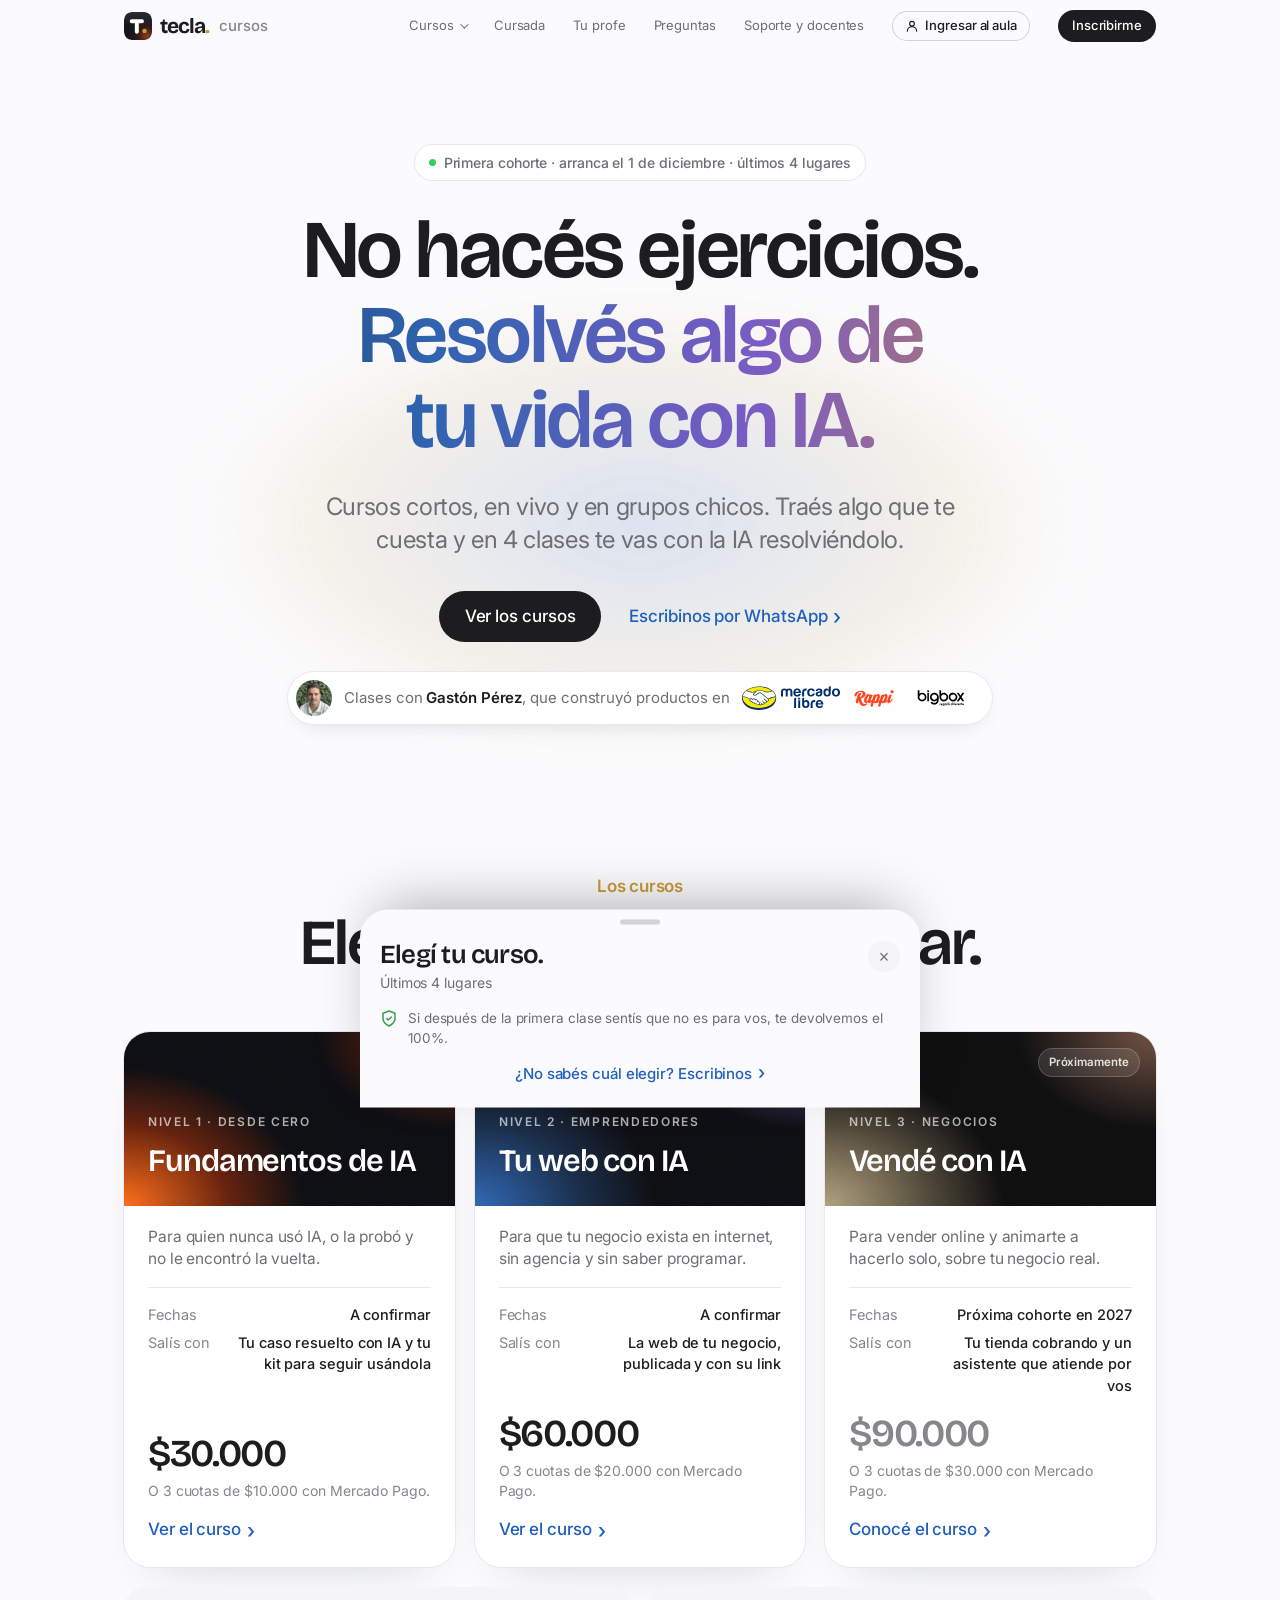
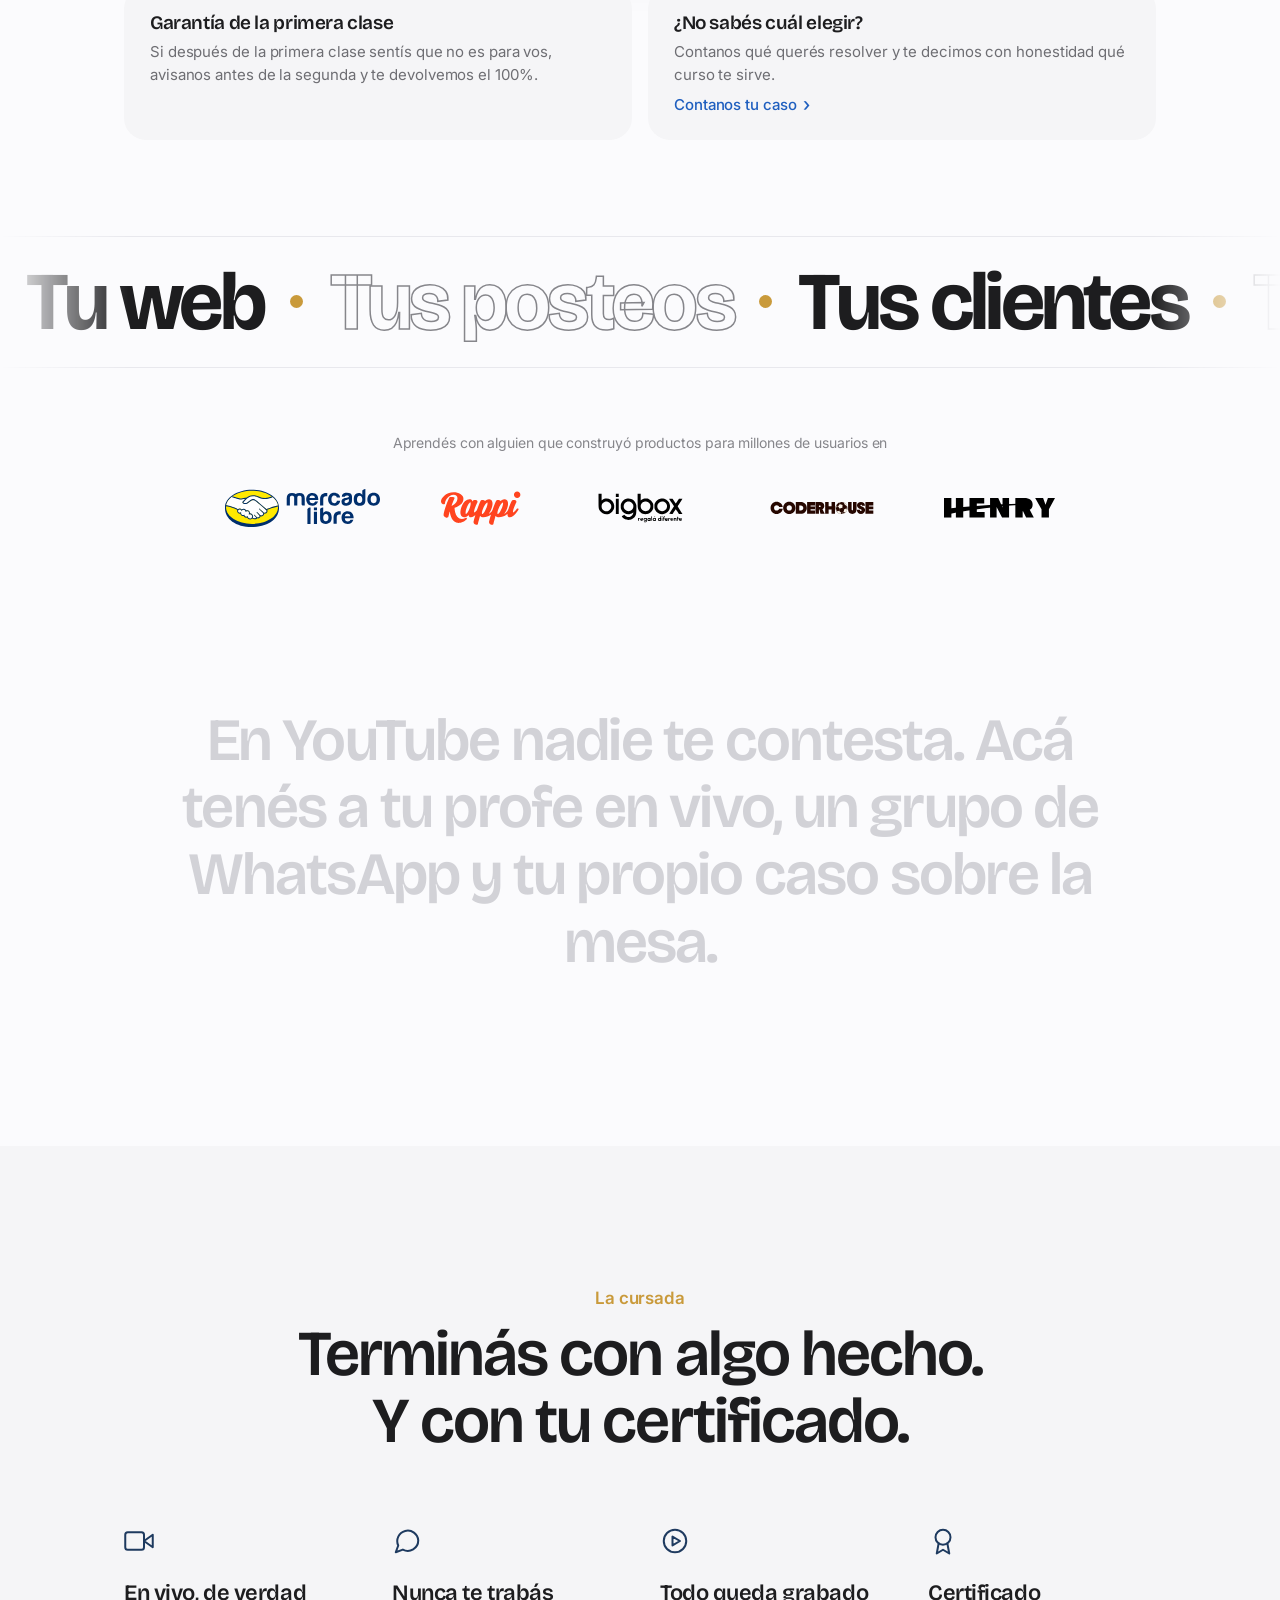
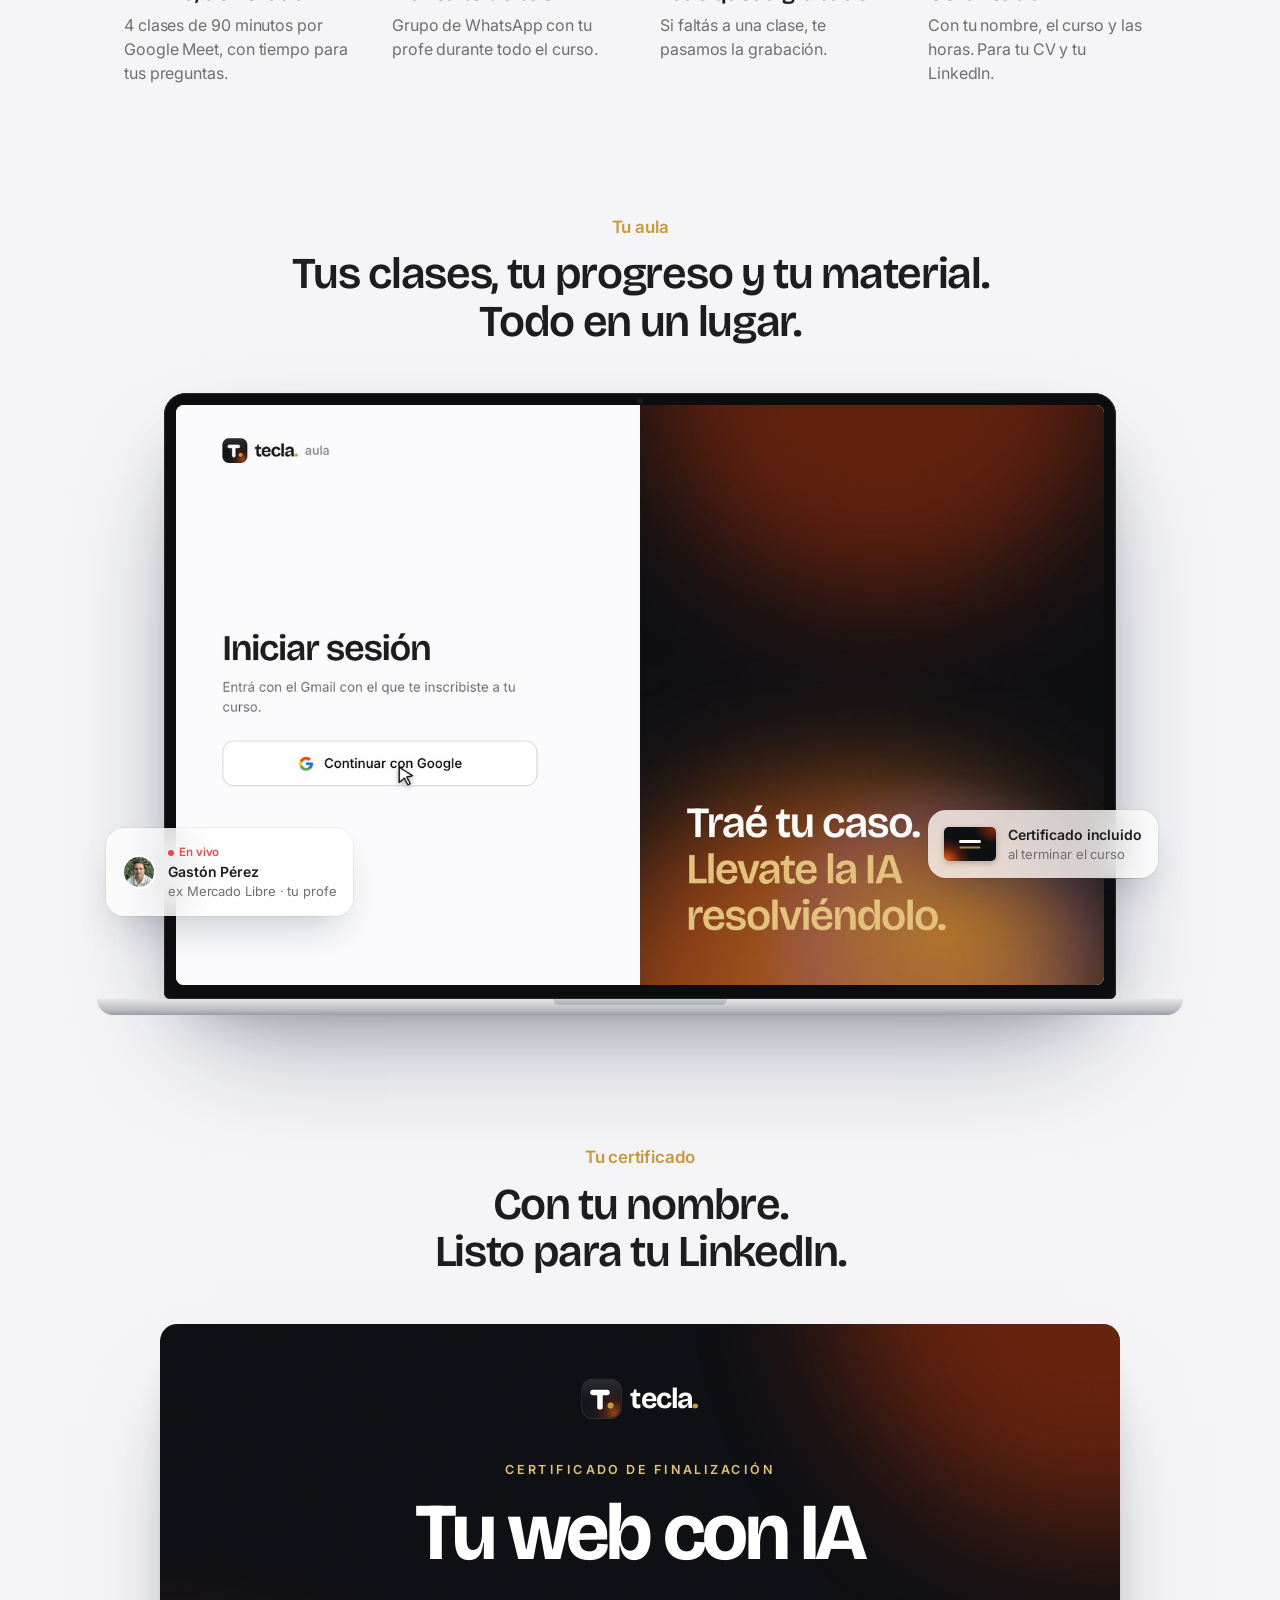
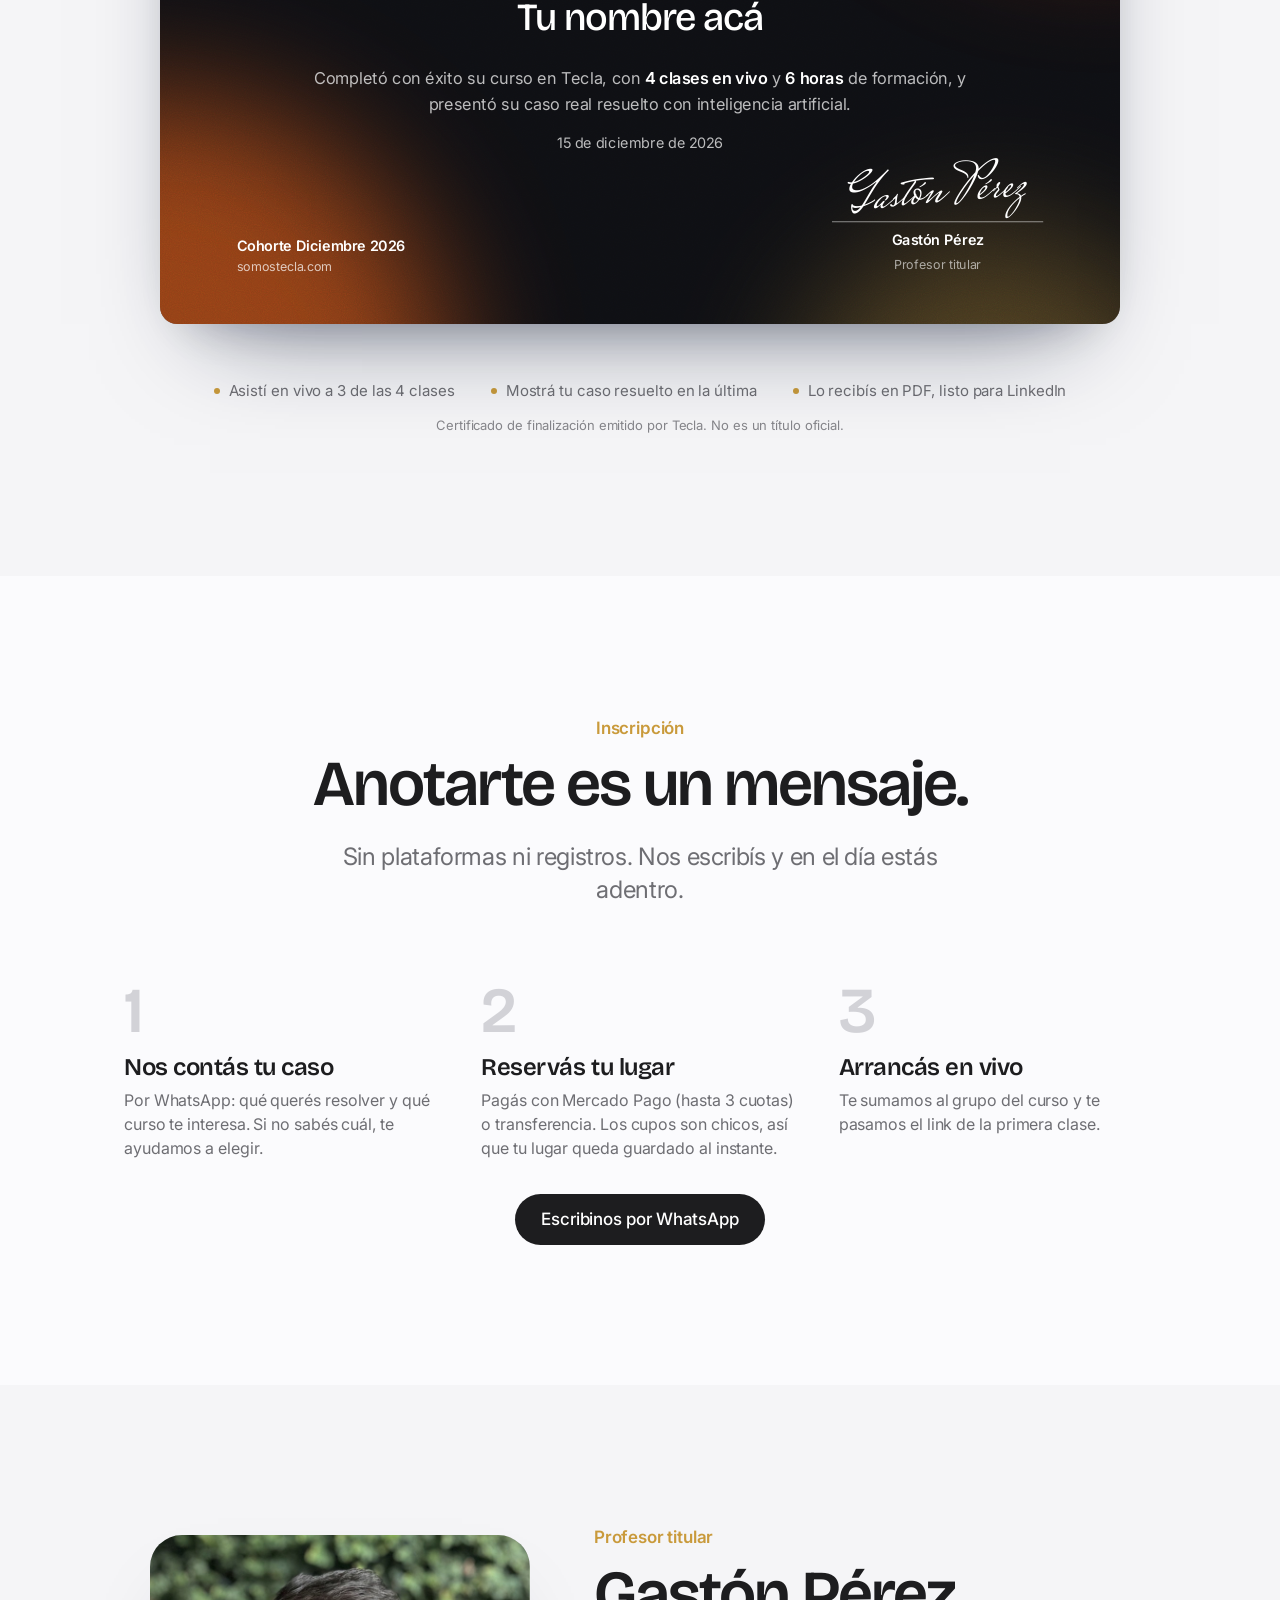
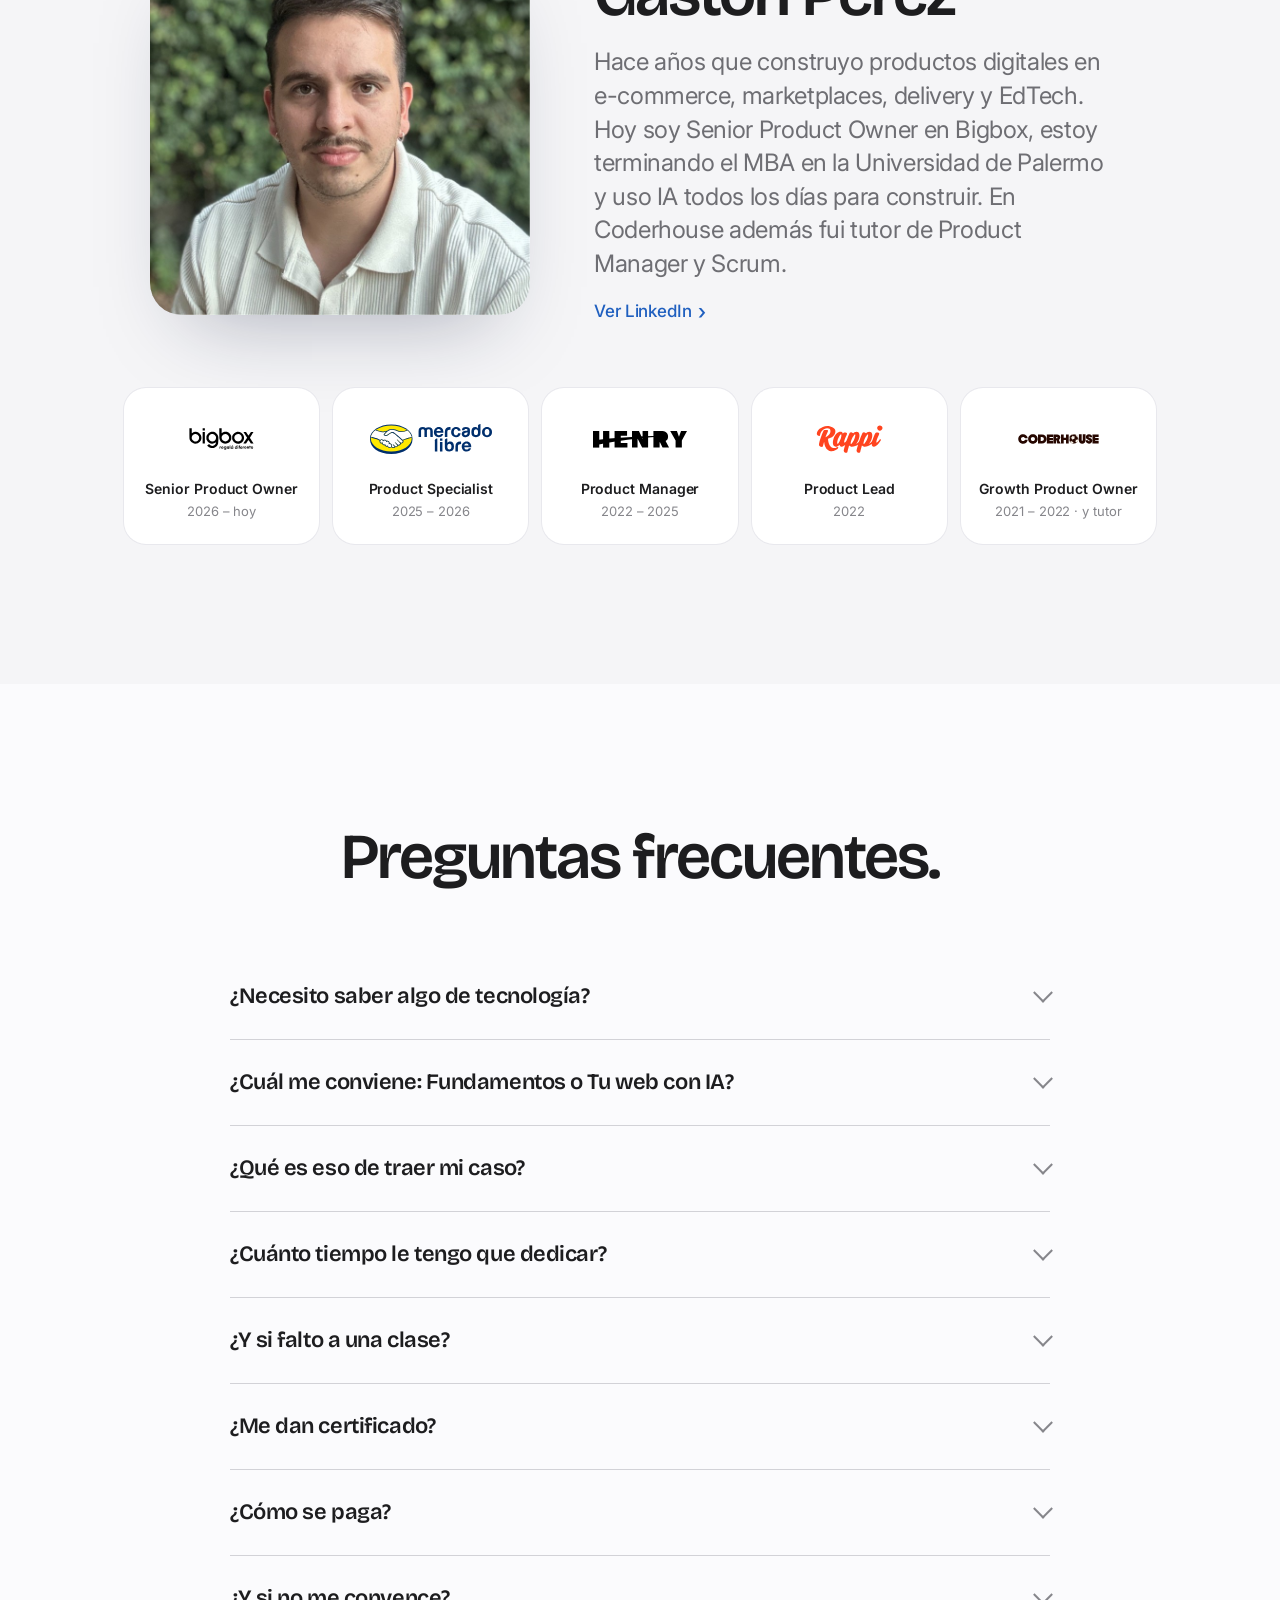
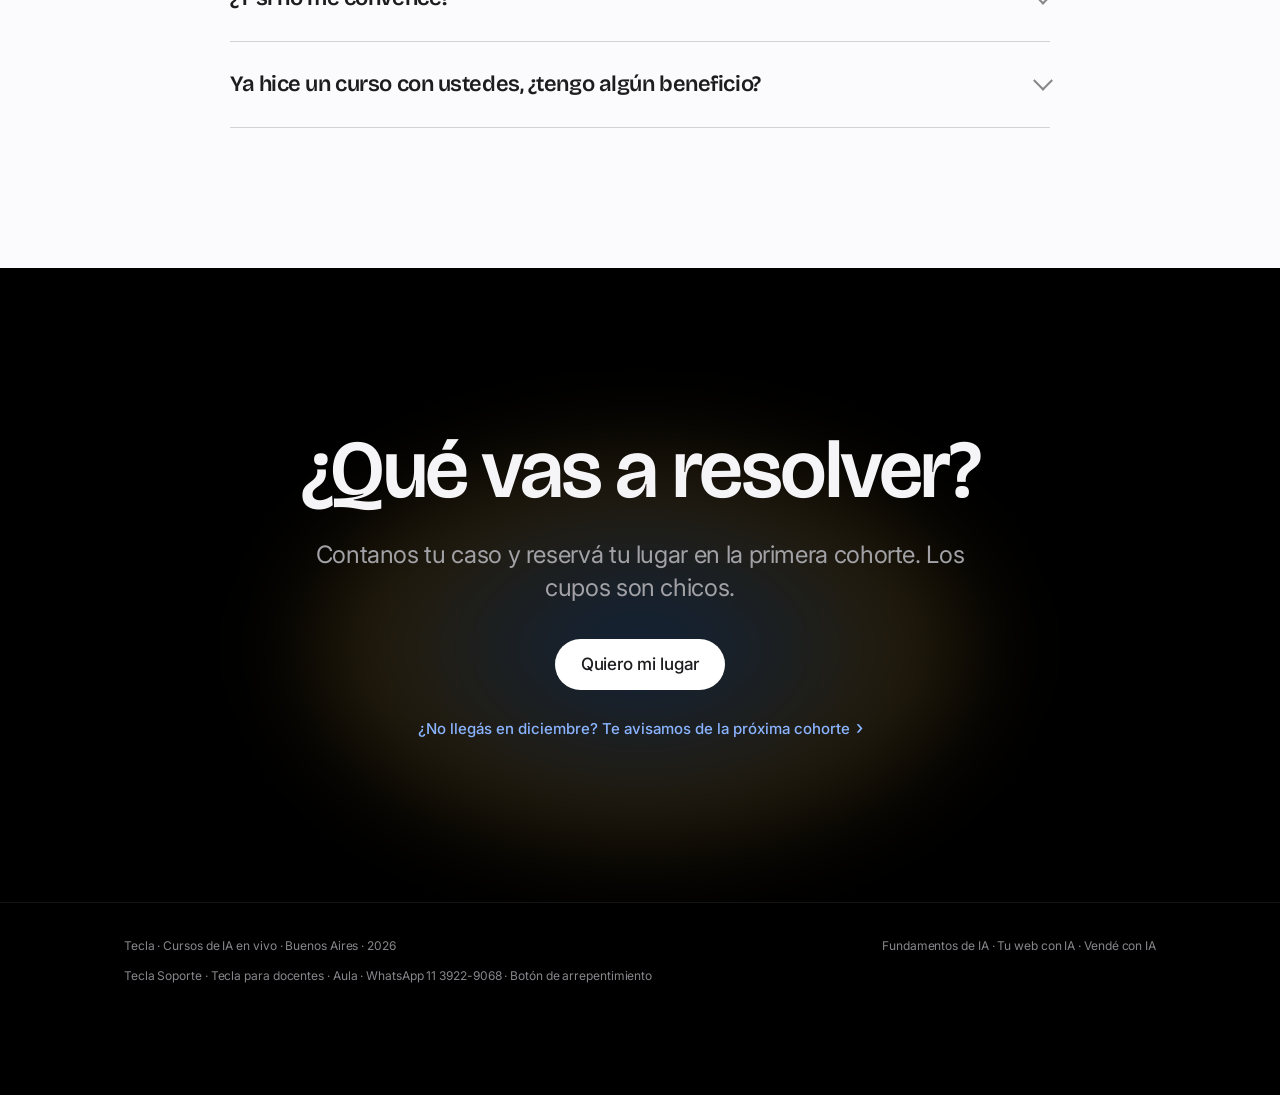
<file: index.html>
<!DOCTYPE html>
<html lang="es">
<head>
<meta charset="UTF-8" />
<meta name="viewport" content="width=device-width, initial-scale=1.0" />
<title>Tecla Cursos — Resolvé algo de tu vida con IA, en 4 clases en vivo</title>
<meta name="description" content="Cursos cortos de IA, online y en vivo. Traés algo que te cuesta en tu trabajo, tu negocio o tu casa, y en 4 clases te vas con la IA resolviéndolo. Grupos chicos, desde $30.000." />
<link rel="canonical" href="https://www.somostecla.com/" />
<meta name="robots" content="index, follow" />
<meta name="author" content="Tecla — Gastón Pérez" />
<meta name="theme-color" content="#fbfbfd" />
<script type="application/ld+json">
{
  "@context": "https://schema.org",
  "@graph": [
    {"@type":"Course","name":"Fundamentos de IA","description":"IA desde cero en 4 clases en vivo, trabajando sobre un caso real de cada alumno.","provider":{"@type":"Organization","name":"Tecla","sameAs":"https://www.somostecla.com/"},"offers":{"@type":"Offer","price":"30000","priceCurrency":"ARS","category":"Paid"},"hasCourseInstance":{"@type":"CourseInstance","courseMode":"online","startDate":"2026-12-01"}},
    {"@type":"Course","name":"Tu web con IA","description":"En 4 clases en vivo construís y publicás la página web de tu negocio usando IA.","provider":{"@type":"Organization","name":"Tecla","sameAs":"https://www.somostecla.com/"},"offers":{"@type":"Offer","price":"60000","priceCurrency":"ARS","category":"Paid"},"hasCourseInstance":{"@type":"CourseInstance","courseMode":"online","startDate":"2026-12-01"}}
  ]
}
</script>
<link rel="icon" type="image/svg+xml" href="/favicon.svg?v=2" />
<link rel="icon" type="image/png" href="/favicon-512.png?v=2" />
<link rel="apple-touch-icon" href="/favicon-512.png?v=2" />
<meta property="og:type" content="website" />
<meta property="og:site_name" content="Tecla" />
<meta property="og:title" content="Tecla Cursos — No hacés ejercicios. Resolvés algo de tu vida con IA." />
<meta property="og:description" content="Traé algo que te cuesta y llevate la IA resolviéndolo. 4 clases en vivo, grupos chicos. Arrancamos el 1 de diciembre." />
<meta property="og:image" content="https://www.somostecla.com/img/og-tecla.jpg" />
<meta property="og:url" content="https://www.somostecla.com/" />
<meta property="og:image:width" content="1200" />
<meta property="og:image:height" content="630" />
<meta name="twitter:card" content="summary_large_image" />
<script async src="https://www.googletagmanager.com/gtag/js?id=G-HF3KE27QBG"></script>
<script>
  window.dataLayer = window.dataLayer || [];
  function gtag(){dataLayer.push(arguments);}
  gtag('js', new Date());
  gtag('config', 'G-HF3KE27QBG');
</script>
<link rel="preconnect" href="https://fonts.googleapis.com">
<link rel="preconnect" href="https://fonts.gstatic.com" crossorigin>
<link href="https://fonts.googleapis.com/css2?family=Bricolage+Grotesque:opsz,wght@12..96,400;12..96,500;12..96,600;12..96,700&family=Inter:wght@400;500;600&family=Fraunces:ital,opsz,wght@1,9..144,500&display=swap" rel="stylesheet">
<link href="https://fonts.googleapis.com/css2?family=Mrs+Saint+Delafield&display=swap&text=Gast%C3%B3nP%C3%A9rez%20" rel="stylesheet">
<link rel="stylesheet" href="/assets/tecla.css?v=12">
</head>
<body>

<nav class="top" id="top"></nav>

<!-- HERO: corto, con tu cara -->
<header class="hero hero-s">
  <div class="halo"></div>
  <div class="wrap">
    <span class="badge rv"><span class="dot"></span><span>Primera cohorte · arranca el 1 de diciembre<span class="js-cupos-badge"></span></span></span>
    <h1 class="h-xl rv d1"><span>No hacés ejercicios.</span><span class="grad">Resolvés algo de tu vida con IA.</span></h1>
    <p class="sub rv d2" style="margin:0 auto">Cursos cortos, en vivo y en grupos chicos. Traés algo que te cuesta y en 4 clases te vas con la IA resolviéndolo.</p>
    <div class="ctas rv d3">
      <a href="#cursos" class="pill">Ver los cursos</a>
      <a href="#" class="more js-wa" data-curso="">Escribinos por WhatsApp</a>
    </div>
    <a href="#profe" class="cred rv d3"><img class="cred-ph" src="/fotos/gaston.jpg" alt=""><span>Clases con <b>Gastón Pérez</b>, que construyó productos en</span><span class="cred-logos"><img class="cl-ml" src="/logos/mercadolibre.svg" alt="Mercado Libre"><img class="cl-rp" src="/logos/rappi.svg" alt="Rappi"><img class="cl-bb" src="/logos/bigbox.svg" alt="Bigbox"></span></a>
  </div>
</header>

<!-- CATÁLOGO -->
<section id="cursos" class="catalog-sec">
  <div class="wrap">
    <div class="center">
      <span class="eyebrow rv">Los cursos</span>
      <h2 class="h-l rv d1">Elegí por dónde empezar.</h2>
    </div>
    <div class="catalog" data-catalogo></div>
    <div class="assure">
      <div class="rv"><b>Garantía de la primera clase</b><p>Si después de la primera clase sentís que no es para vos, avisanos antes de la segunda y te devolvemos el 100%.</p></div>
      <div class="rv d1"><b>¿No sabés cuál elegir?</b><p>Contanos qué querés resolver y te decimos con honestidad qué curso te sirve.</p><a href="#" class="more js-wa" data-curso="">Contanos tu caso</a></div>
    </div>
  </div>
</section>

<!-- BANDA DE PALABRAS -->
<section class="mq" aria-hidden="true"><div class="mq-track"><span class="">Tu web</span><i class="mq-dot"></i><span class="mq-o">Tus posteos</span><i class="mq-dot"></i><span class="">Tus clientes</span><i class="mq-dot"></i><span class="mq-o">Tus mails</span><i class="mq-dot"></i><span class="">Tus informes</span><i class="mq-dot"></i><span class="mq-o">Tu tienda</span><i class="mq-dot"></i><span class="">Tus turnos</span><i class="mq-dot"></i><span class="mq-o">Tu caso</span><i class="mq-dot"></i><span class="">Tu web</span><i class="mq-dot"></i><span class="mq-o">Tus posteos</span><i class="mq-dot"></i><span class="">Tus clientes</span><i class="mq-dot"></i><span class="mq-o">Tus mails</span><i class="mq-dot"></i><span class="">Tus informes</span><i class="mq-dot"></i><span class="mq-o">Tu tienda</span><i class="mq-dot"></i><span class="">Tus turnos</span><i class="mq-dot"></i><span class="mq-o">Tu caso</span><i class="mq-dot"></i></div></section>

<!-- LOGOS -->
<div class="logos">
  <div class="wrap">
    <p>Aprendés con alguien que construyó productos para millones de usuarios en</p>
    <div class="logo-row">
      <img class="l-ml" src="/logos/mercadolibre.svg" alt="Mercado Libre"><img class="l-rappi" src="/logos/rappi.svg" alt="Rappi"><img class="l-bb" src="/logos/bigbox.svg" alt="Bigbox"><img class="l-coder" src="/logos/coderhouse.svg" alt="Coderhouse"><img class="l-henry" src="/logos/henry.svg" alt="Henry">
    </div>
  </div>
</div>

<!-- MANIFIESTO -->
<section class="manifesto" id="manifiesto">
  <div class="wrap">
    <p class="words" id="words">En YouTube nadie te contesta. Acá tenés a tu profe en vivo, un grupo de WhatsApp y *tu propio caso sobre la mesa.*</p>
  </div>
</section>

<!-- CURSADA: el aula, cómo es y el certificado -->
<section class="alt" id="cursada">
  <div class="wrap">
    <div class="center">
      <span class="eyebrow rv">La cursada</span>
      <h2 class="h-l rv d1">Terminás con algo hecho.<br>Y con tu certificado.</h2>
    </div>
    <div class="feats">
      <div class="feat rv"><svg viewBox="0 0 24 24" fill="none" stroke="currentColor" stroke-width="1.6" stroke-linecap="round" stroke-linejoin="round"><path d="M23 7l-7 5 7 5V7z"/><rect x="1" y="5" width="15" height="14" rx="2"/></svg><h3>En vivo, de verdad</h3><p>4 clases de 90 minutos por Google Meet, con tiempo para tus preguntas.</p></div>
      <div class="feat rv d1"><svg viewBox="0 0 24 24" fill="none" stroke="currentColor" stroke-width="1.6" stroke-linecap="round" stroke-linejoin="round"><path d="M21 11.5a8.4 8.4 0 0 1-12.3 7.4L3 21l2-5.4A8.4 8.4 0 1 1 21 11.5z"/></svg><h3>Nunca te trabás</h3><p>Grupo de WhatsApp con tu profe durante todo el curso.</p></div>
      <div class="feat rv d2"><svg viewBox="0 0 24 24" fill="none" stroke="currentColor" stroke-width="1.6" stroke-linecap="round" stroke-linejoin="round"><circle cx="12" cy="12" r="9"/><path d="M10 8.5v7l6-3.5z"/></svg><h3>Todo queda grabado</h3><p>Si faltás a una clase, te pasamos la grabación.</p></div>
      <div class="feat rv d3"><svg viewBox="0 0 24 24" fill="none" stroke="currentColor" stroke-width="1.6" stroke-linecap="round" stroke-linejoin="round"><circle cx="12" cy="9" r="6"/><path d="M8.5 14 7 22l5-3 5 3-1.5-8"/></svg><h3>Certificado</h3><p>Con tu nombre, el curso y las horas. Para tu CV y tu LinkedIn.</p></div>
    </div>
  </div>
  <div class="wrap"><div class="show-h center"><span class="eyebrow rv">Tu aula</span><h3 class="rv d1">Tus clases, tu progreso y tu material.<br>Todo en un lugar.</h3></div></div>
  <div class="device-wrap rv d3">
    <div class="float f1"><div class="faces"><img src="/fotos/gaston.jpg" alt=""></div><div><span class="live">En vivo</span><b>Gastón Pérez</b>ex Mercado Libre · tu profe</div></div>
    <div class="float f2"><span class="mini-cert"></span><div><b>Certificado incluido</b>al terminar el curso</div></div>
    <div class="device">
      <div class="screen">
        <video class="hero-video" autoplay muted loop playsinline preload="auto" poster="/video/hero-poster.jpg" aria-label="Recorrido por el aula de Tecla: inicio de sesión, tus cursos, tu progreso, las clases y tu certificado">
          <source src="/video/hero.mp4" type="video/mp4">
        </video>
      </div>
    </div>
    <div class="base"></div>
  </div>
  <div class="wrap">
    <div class="show-h center"><span class="eyebrow rv">Tu certificado</span><h3 class="rv d1">Con tu nombre.<br>Listo para tu LinkedIn.</h3></div>
    <div class="cert-stage rv" aria-label="Ejemplo del certificado de finalización de Tecla Cursos">
      <div class="cert-frame" id="certFrame">
        <div class="tc" id="certDoc">
          <div class="tc-bg"><span></span><span></span><span></span></div><div class="tc-grain"></div>
          <div class="tc-brand"><img src="/logo/tecla-mark.svg" alt=""><span>tecla<b>.</b></span></div>
          <p class="tc-kind">Certificado de finalización</p>
          <p class="tc-course">Tu web con IA</p>
          <p class="tc-name">Tu nombre acá</p>
          <p class="tc-text">Completó con éxito su curso en Tecla, con <b>4 clases en vivo</b> y <b>6 horas</b> de formación, y presentó su caso real resuelto con inteligencia artificial.</p>
          <p class="tc-date">15 de diciembre de 2026</p>
          <div class="tc-foot"><div class="tc-left"><b>Cohorte Diciembre 2026</b>somostecla.com</div><div class="tc-sign"><span class="tc-sig">Gastón Pérez</span><b>Gastón Pérez</b><small>Profesor titular</small></div></div>
        </div>
      </div>
    </div>
    <div class="cert-cap"><span>Asistí en vivo a 3 de las 4 clases</span><span>Mostrá tu caso resuelto en la última</span><span>Lo recibís en PDF, listo para LinkedIn</span></div>
    <p class="fine">Certificado de finalización emitido por Tecla. No es un título oficial.</p>
  </div>
</section>

<!-- CÓMO TE ANOTÁS -->
<section>
  <div class="wrap">
    <div class="center">
      <span class="eyebrow rv">Inscripción</span>
      <h2 class="h-l rv d1">Anotarte es un mensaje.</h2>
      <p class="sub rv d2" style="margin-top:22px">Sin plataformas ni registros. Nos escribís y en el día estás adentro.</p>
    </div>
    <div class="steps3">
      <div class="rv"><span class="n">1</span><h3>Nos contás tu caso</h3><p>Por WhatsApp: qué querés resolver y qué curso te interesa. Si no sabés cuál, te ayudamos a elegir.</p></div>
      <div class="rv d1"><span class="n">2</span><h3>Reservás tu lugar</h3><p>Pagás con Mercado Pago (hasta 3 cuotas) o transferencia. Los cupos son chicos, así que tu lugar queda guardado al instante.</p></div>
      <div class="rv d2"><span class="n">3</span><h3>Arrancás en vivo</h3><p>Te sumamos al grupo del curso y te pasamos el link de la primera clase.</p></div>
    </div>
    <div class="ctas rv"><a href="#" class="pill js-wa" data-curso="">Escribinos por WhatsApp</a></div>
  </div>
</section>

<!-- PROFE -->
<section class="alt" id="profe">
  <div class="wrap">
    <div class="teacher rv">
      <div class="t-ph"><img src="/fotos/gaston.jpg" alt="Gastón Pérez" loading="lazy"></div>
      <div class="t-tx">
        <span class="eyebrow">Profesor titular</span>
        <h2 class="h-l">Gastón Pérez</h2>

        <p class="sub" style="margin-top:18px">Hace años que construyo productos digitales en e-commerce, marketplaces, delivery y EdTech. Hoy soy Senior Product Owner en Bigbox, estoy terminando el MBA en la Universidad de Palermo y uso IA todos los días para construir. En Coderhouse además fui tutor de Product Manager y Scrum.</p>
        
        <a class="more" href="https://www.linkedin.com/in/gastonmartinperez" target="_blank" rel="noopener">Ver LinkedIn</a>
      </div>
    </div>

    <div class="tray">
      <div class="co rv"><span class="co-lg"><img src="/logos/bigbox.svg" alt="Bigbox" style="height:44px"></span><b>Senior Product Owner</b><small>2026 – hoy</small></div>
      <div class="co rv d1"><span class="co-lg"><img src="/logos/mercadolibre.svg" alt="Mercado Libre" style="height:30px"></span><b>Product Specialist</b><small>2025 – 2026</small></div>
      <div class="co rv d2"><span class="co-lg"><img src="/logos/henry.svg" alt="Henry" style="height:17px;filter:brightness(0)"></span><b>Product Manager</b><small>2022 – 2025</small></div>
      <div class="co rv d3"><span class="co-lg"><img src="/logos/rappi.svg" alt="Rappi" style="height:28px"></span><b>Product Lead</b><small>2022</small></div>
      <div class="co rv d3"><span class="co-lg"><img src="/logos/coderhouse.svg" alt="Coderhouse" style="height:28px"></span><b>Growth Product Owner</b><small>2021 – 2022 · y tutor</small></div>
    </div>
  </div>
</section>

<!-- FAQ general -->
<section id="preguntas">
  <div class="wrap">
    <h2 class="h-l center rv">Preguntas frecuentes.</h2>
    <div class="faq rv d1" id="faqHome"></div>
  </div>
</section>

<!-- CIERRE -->
<section class="final" id="inscripcion">
  <div class="glow"></div>
  <div class="wrap">
    <p class="count rv" id="count">Faltan <b id="countN">9 días</b> para la primera clase<span class="js-cupos-count"></span></p>
    <h2 class="h-xl rv d1">¿Qué vas a resolver?</h2>
    <p class="sub rv d2" style="margin:24px auto 0">Contanos tu caso y reservá tu lugar en la primera cohorte. Los cupos son chicos.</p>
    <div class="ctas rv d3"><a href="#" class="pill light js-wa" data-curso="">Quiero mi lugar</a></div>
    <p class="next rv"><button class="more js-prog" data-mode="aviso" data-curso="">¿No llegás en diciembre? Te avisamos de la próxima cohorte</button></p>
  </div>
</section>

<footer id="foot"></footer>

<script src="/assets/tecla.js?v=9"></script>
<script>
  /* FAQ de la home: la general + cuál me conviene */
  document.getElementById('faqHome').innerHTML = [['¿Necesito saber algo de tecnología?','Para Fundamentos, nada: si usás WhatsApp, podés hacer el curso. Para Tu web con IA solo tenés que manejarte con una computadora. No hace falta saber programar, ese es justamente el punto.'],['¿Cuál me conviene: Fundamentos o Tu web con IA?','Depende de qué te querés llevar. Fundamentos es para aprender a usar la IA en tu día a día desde cero. Tu web con IA es para salir con algo concreto: la página de tu negocio publicada. Si ya usás la IA seguido y lo que querés es tu web, andá directo al Nivel 2. Si dudás, escribinos.']].concat(FAQ_GENERAL).map(([q,a]) => `<details><summary>${q}</summary><p>${a}</p></details>`).join('');
</script>
</body>
</html>
</file>
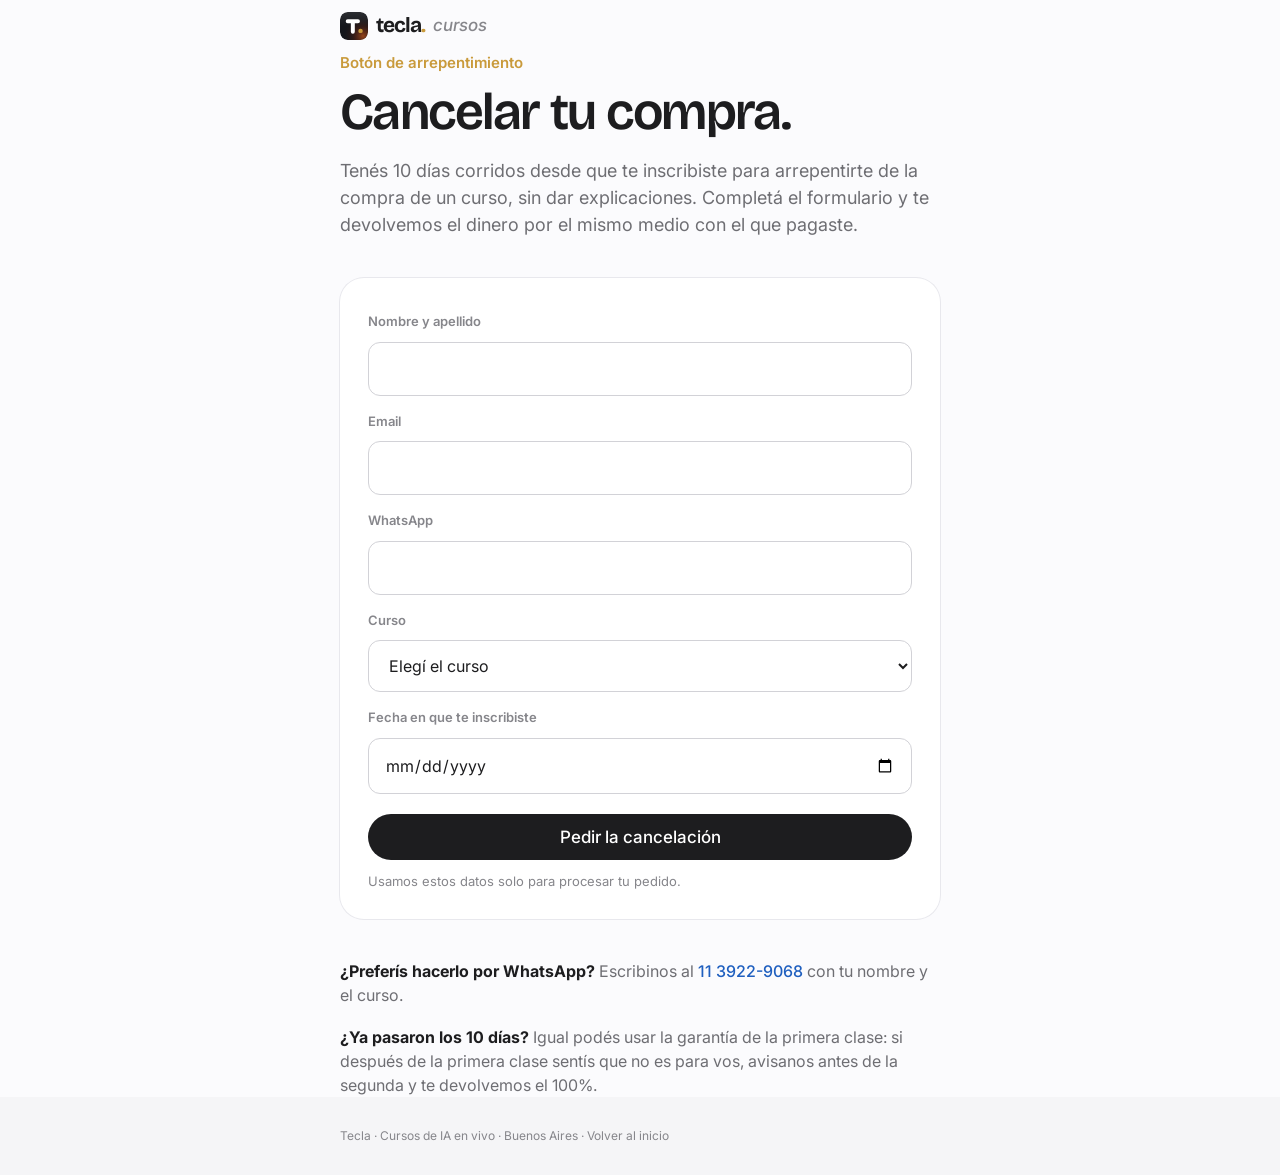
<file: arrepentimiento/index.html>
<!DOCTYPE html>
<html lang="es">
<head>
<meta charset="UTF-8" />
<meta name="viewport" content="width=device-width, initial-scale=1.0" />
<title>Botón de arrepentimiento — Tecla</title>
<meta name="description" content="Pedí la cancelación de tu compra de un curso de Tecla dentro de los 10 días corridos desde tu inscripción." />
<link rel="canonical" href="https://www.somostecla.com/arrepentimiento/" />
<meta name="theme-color" content="#fbfbfd" />
<script async src="https://www.googletagmanager.com/gtag/js?id=G-HF3KE27QBG"></script>
<script>window.dataLayer=window.dataLayer||[];function gtag(){dataLayer.push(arguments);}gtag('js',new Date());gtag('config','G-HF3KE27QBG');</script>
<link rel="icon" type="image/svg+xml" href="/favicon.svg?v=2" />
<link rel="icon" type="image/png" href="/favicon-512.png?v=2" />
<link rel="preconnect" href="https://fonts.googleapis.com">
<link rel="preconnect" href="https://fonts.gstatic.com" crossorigin>
<link href="https://fonts.googleapis.com/css2?family=Bricolage+Grotesque:opsz,wght@12..96,600;12..96,700&family=Inter:wght@400;500;600&family=Fraunces:ital,opsz,wght@1,9..144,500&display=swap" rel="stylesheet">
<style>
  :root{
    --bg:#fbfbfd; --bg2:#f5f5f7; --card:#ffffff;
    --ink:#1d1d1f; --ink2:#6e6e73; --ink3:#86868b;
    --line:#d2d2d7; --line2:#e8e8ed;
    --link:#1f5fbf; --gold:#C99A3B;
    --ease:cubic-bezier(.22,.61,.36,1);
    --display:'Bricolage Grotesque',-apple-system,system-ui,sans-serif;
  }
  *{box-sizing:border-box;margin:0;padding:0}
  body{background:var(--bg);color:var(--ink);font-family:'Inter',-apple-system,system-ui,sans-serif;font-size:17px;line-height:1.5;-webkit-font-smoothing:antialiased}
  a{color:inherit;text-decoration:none}
  .wrap{max-width:640px;margin:0 auto;padding:0 20px}
  nav{height:52px;display:flex;align-items:center}
  .brand{display:inline-flex;align-items:center;gap:8px;text-decoration:none;color:inherit}
  .brand img{width:28px;height:28px;border-radius:8px}
  .brand .wm{font-family:'Bricolage Grotesque',sans-serif;font-weight:700;font-size:21px;letter-spacing:-.045em}
  .brand .wm b{color:#C99A3B}
  .brand i{font-style:normal;color:#86868b;font-size:15px;font-weight:500}
  .brand i{font-style:italic;color:var(--ink3);font-size:17px}
  main{padding:56px 0 96px}
  .eyebrow{font-size:15px;font-weight:600;color:var(--gold);display:block;margin-bottom:10px}
  h1{font-family:var(--display);font-weight:600;letter-spacing:-.03em;line-height:1.05;font-size:clamp(36px,6vw,52px)}
  .sub{color:var(--ink2);font-size:18px;margin-top:18px}
  .card{background:var(--card);border-radius:24px;padding:28px;margin-top:40px;box-shadow:0 0 0 1px var(--line2)}
  form{display:grid;gap:10px}
  label{font-size:13px;font-weight:600;color:var(--ink3);margin-top:6px}
  input,select{font:inherit;font-size:16px;padding:14px 16px;border-radius:12px;border:1px solid var(--line);background:#fff;color:var(--ink);transition:border-color .2s,box-shadow .2s;width:100%}
  input:focus,select:focus{outline:none;border-color:var(--link);box-shadow:0 0 0 4px rgba(31,95,191,.12)}
  .pill{display:inline-flex;align-items:center;justify-content:center;background:var(--ink);color:#fff;font-size:17px;font-weight:500;padding:13px 26px;border-radius:980px;border:0;cursor:pointer;font-family:inherit;margin-top:10px;width:100%}
  .pill:hover{background:#000}
  .f{font-size:13px;color:var(--ink3);margin-top:12px}
  .done{text-align:center}
  .done h2{font-family:var(--display);font-weight:600;letter-spacing:-.02em;font-size:26px;margin-bottom:8px}
  .done p{color:var(--ink2)}
  .check{width:56px;height:56px;border-radius:50%;background:#30d158;margin:0 auto 18px;position:relative}
  .check::after{content:"";position:absolute;left:21px;top:13px;width:11px;height:22px;border:solid #fff;border-width:0 3px 3px 0;transform:rotate(45deg)}
  .info{margin-top:40px;display:grid;gap:18px;color:var(--ink2);font-size:16px}
  .info b{color:var(--ink)}
  .more{color:var(--link);font-weight:500}
  .more:hover{text-decoration:underline}
  footer{padding:30px 0;font-size:12px;color:var(--ink3);background:var(--bg2)}
</style>
</head>
<body>
<nav class="wrap"><a class="brand" href="/" aria-label="Tecla, inicio"><img src="/logo/tecla-mark.svg" alt=""><span class="wm">tecla<b>.</b></span><i>cursos</i></a></nav>
<main class="wrap">
  <span class="eyebrow">Botón de arrepentimiento</span>
  <h1>Cancelar tu compra.</h1>
  <p class="sub">Tenés 10 días corridos desde que te inscribiste para arrepentirte de la compra de un curso, sin dar explicaciones. Completá el formulario y te devolvemos el dinero por el mismo medio con el que pagaste.</p>

  <div class="card">
    <div id="box">
      <form id="f">
        <label for="nombre">Nombre y apellido</label>
        <input id="nombre" name="nombre" autocomplete="name" required>
        <label for="email">Email</label>
        <input id="email" name="email" type="email" autocomplete="email" required>
        <label for="wa">WhatsApp</label>
        <input id="wa" name="wa" type="tel" autocomplete="tel" required>
        <label for="curso">Curso</label>
        <select id="curso" name="curso" required>
          <option value="">Elegí el curso</option>
          <option>Fundamentos de IA</option>
          <option>Tu web con IA</option>
          <option>Vendé con IA</option>
        </select>
        <label for="fecha">Fecha en que te inscribiste</label>
        <input id="fecha" name="fecha" type="date" required>
        <button class="pill" type="submit">Pedir la cancelación</button>
      </form>
      <p class="f">Usamos estos datos solo para procesar tu pedido.</p>
    </div>
    <div class="done" id="done" hidden>
      <div class="check"></div>
      <h2>Recibimos tu pedido.</h2>
      <p>Te escribimos dentro de las 24 horas para confirmarlo y coordinar la devolución.</p>
    </div>
  </div>

  <div class="info">
    <p><b>¿Preferís hacerlo por WhatsApp?</b> Escribinos al <a class="more" id="wa-link" href="https://wa.me/5491139229068" target="_blank" rel="noopener">11 3922-9068</a> con tu nombre y el curso.</p>
    <p><b>¿Ya pasaron los 10 días?</b> Igual podés usar la garantía de la primera clase: si después de la primera clase sentís que no es para vos, avisanos antes de la segunda y te devolvemos el 100%.</p>
  </div>
</main>
<footer><div class="wrap">Tecla · Cursos de IA en vivo · Buenos Aires · <a href="/">Volver al inicio</a></div></footer>

<script>
  const FORM_POST = "https://docs.google.com/forms/d/e/1FAIpQLSerg1ThWSK4UBGkaMQ-vphvrLzU4AE-JqvDr3nvRJwSBGqfwQ/formResponse";
  document.getElementById('wa-link').href = 'https://wa.me/5491139229068?text=' + encodeURIComponent('Hola! Quiero cancelar mi inscripción al curso: ');
  const f = document.getElementById('f');
  f.addEventListener('submit', e=>{
    e.preventDefault();
    const d = new URLSearchParams();
    d.append('entry.110104213', f.nombre.value.trim());
    d.append('entry.2136733523', [f.email.value.trim(), f.wa.value.trim()].join(' · '));
    d.append('entry.263753652', 'Tecla Cursos');
    d.append('entry.1618210654', 'ARREPENTIMIENTO · Curso: ' + f.curso.value + ' · Inscripción: ' + f.fecha.value);
    try { fetch(FORM_POST, {method:'POST', mode:'no-cors', body:d}); } catch(err){}
    try { gtag('event','arrepentimiento',{curso:f.curso.value}); } catch(err){}
    document.getElementById('box').hidden = true;
    document.getElementById('done').hidden = false;
  });
</script>
</body>
</html>
</file>
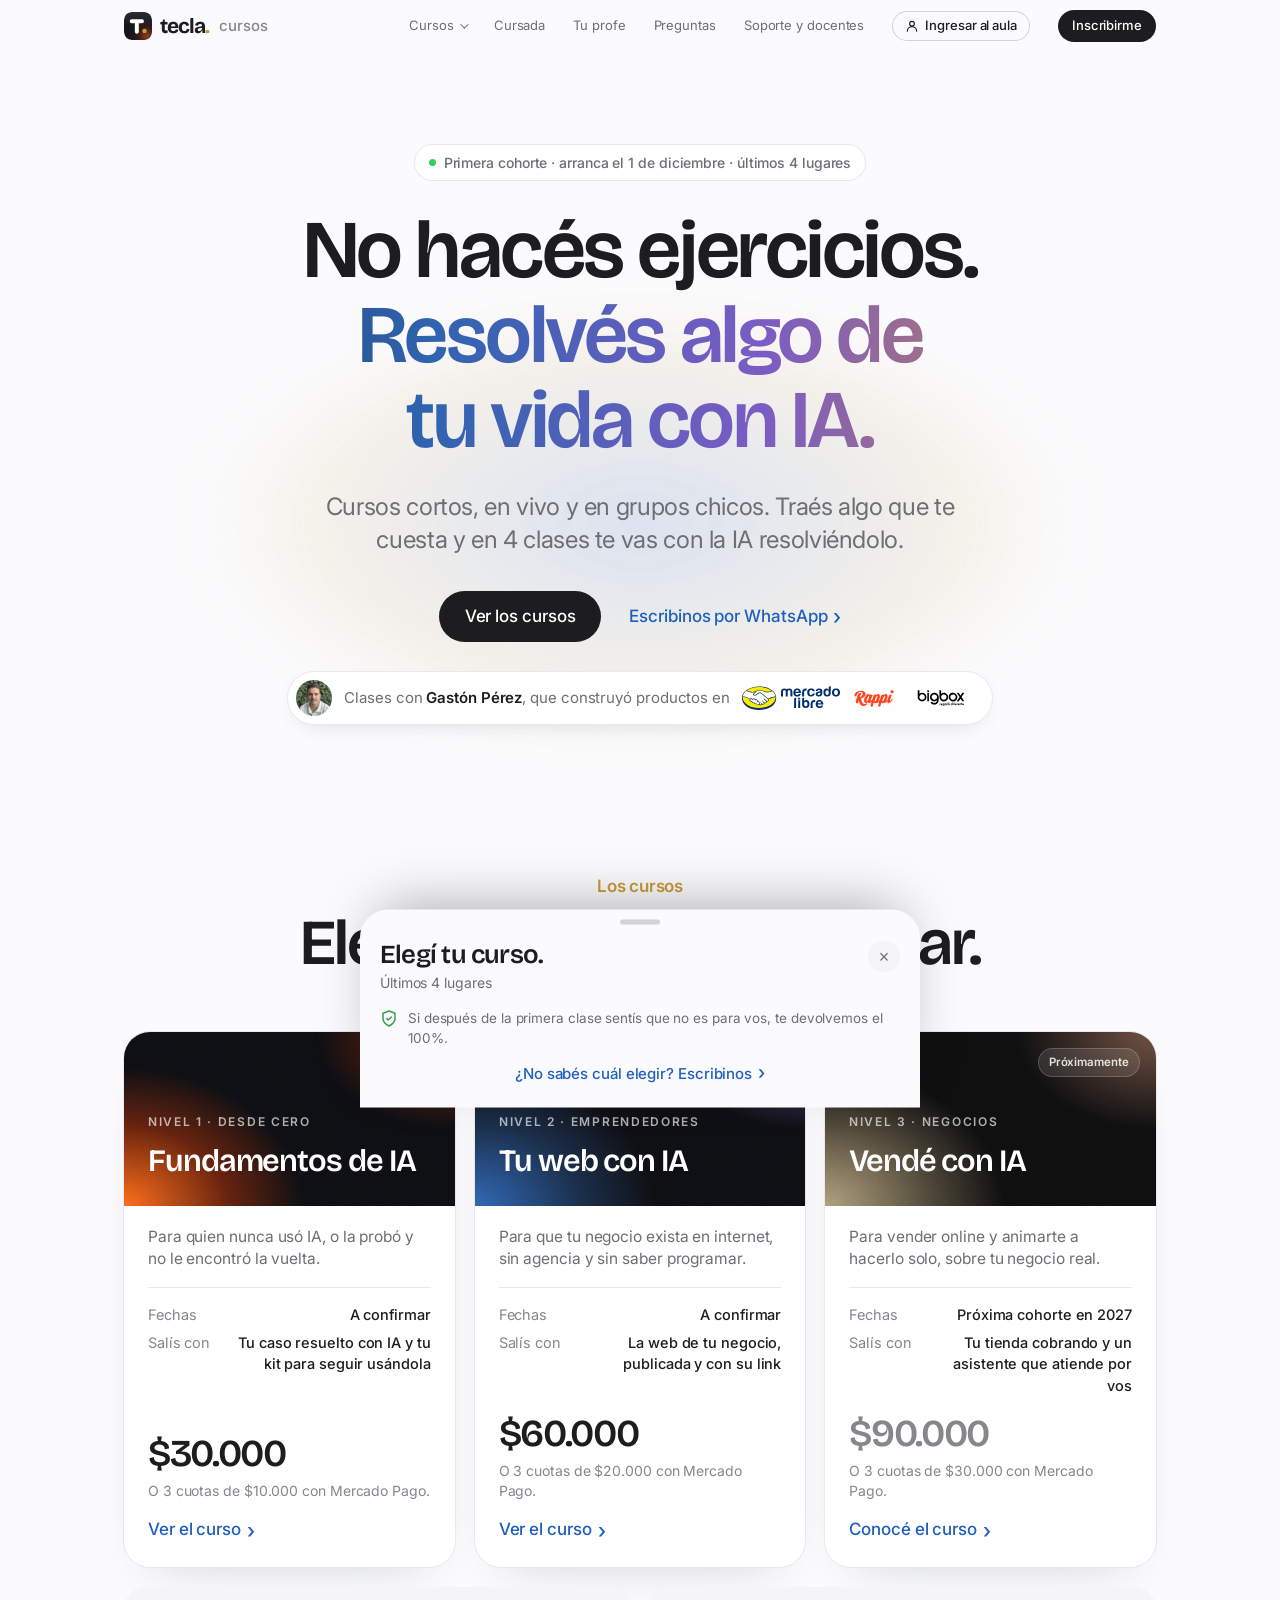
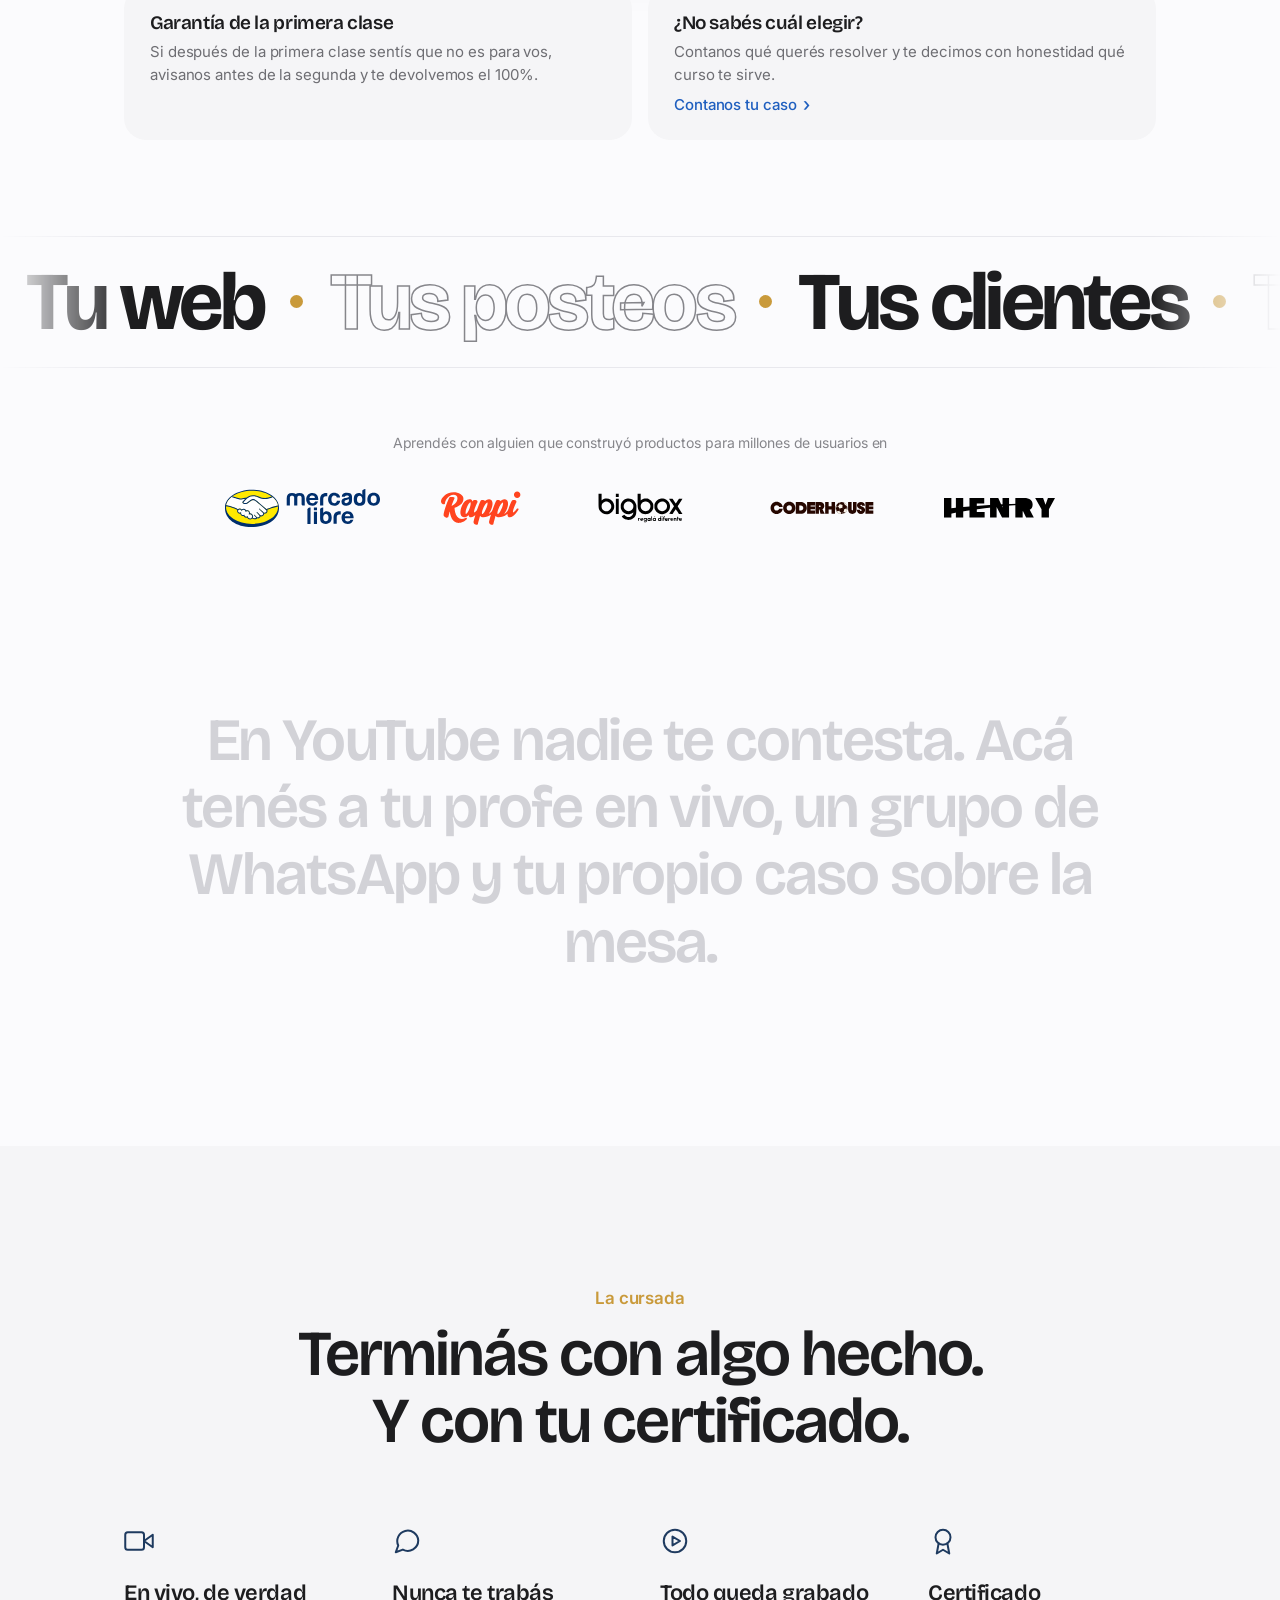
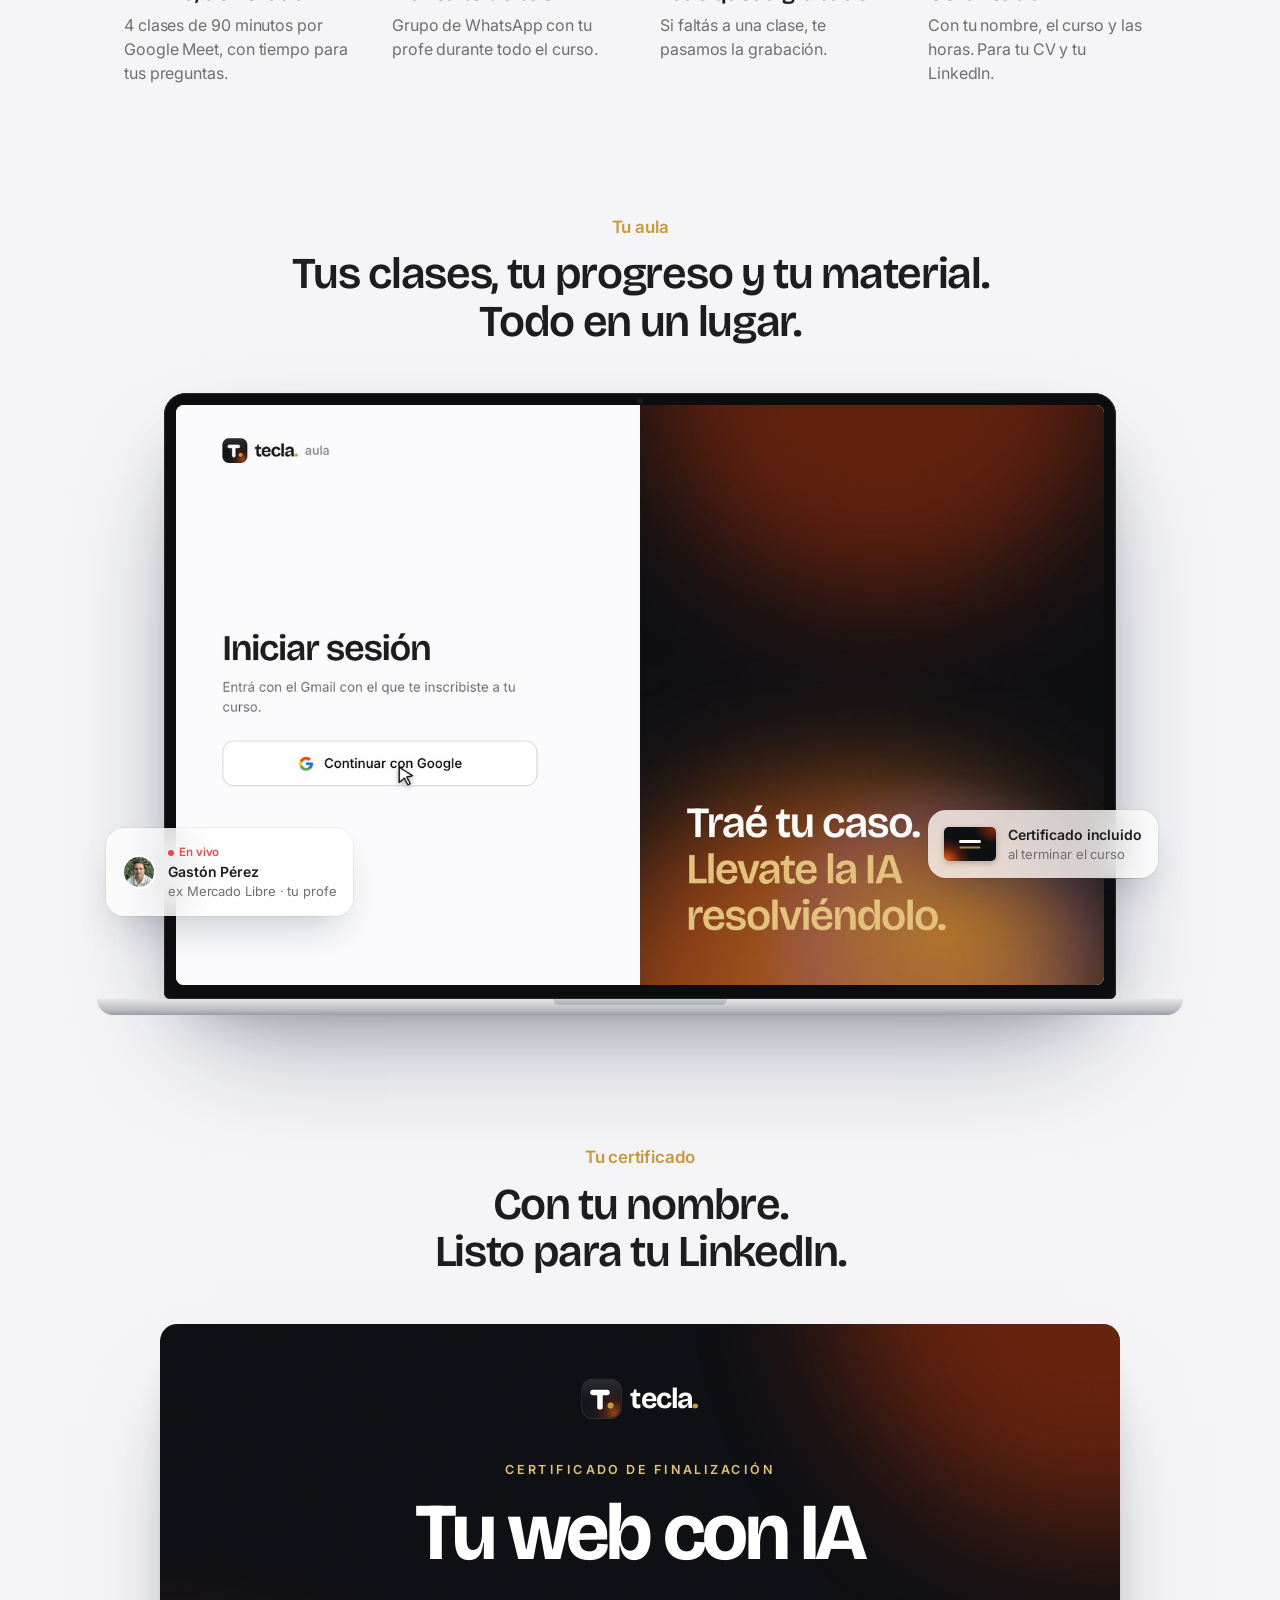
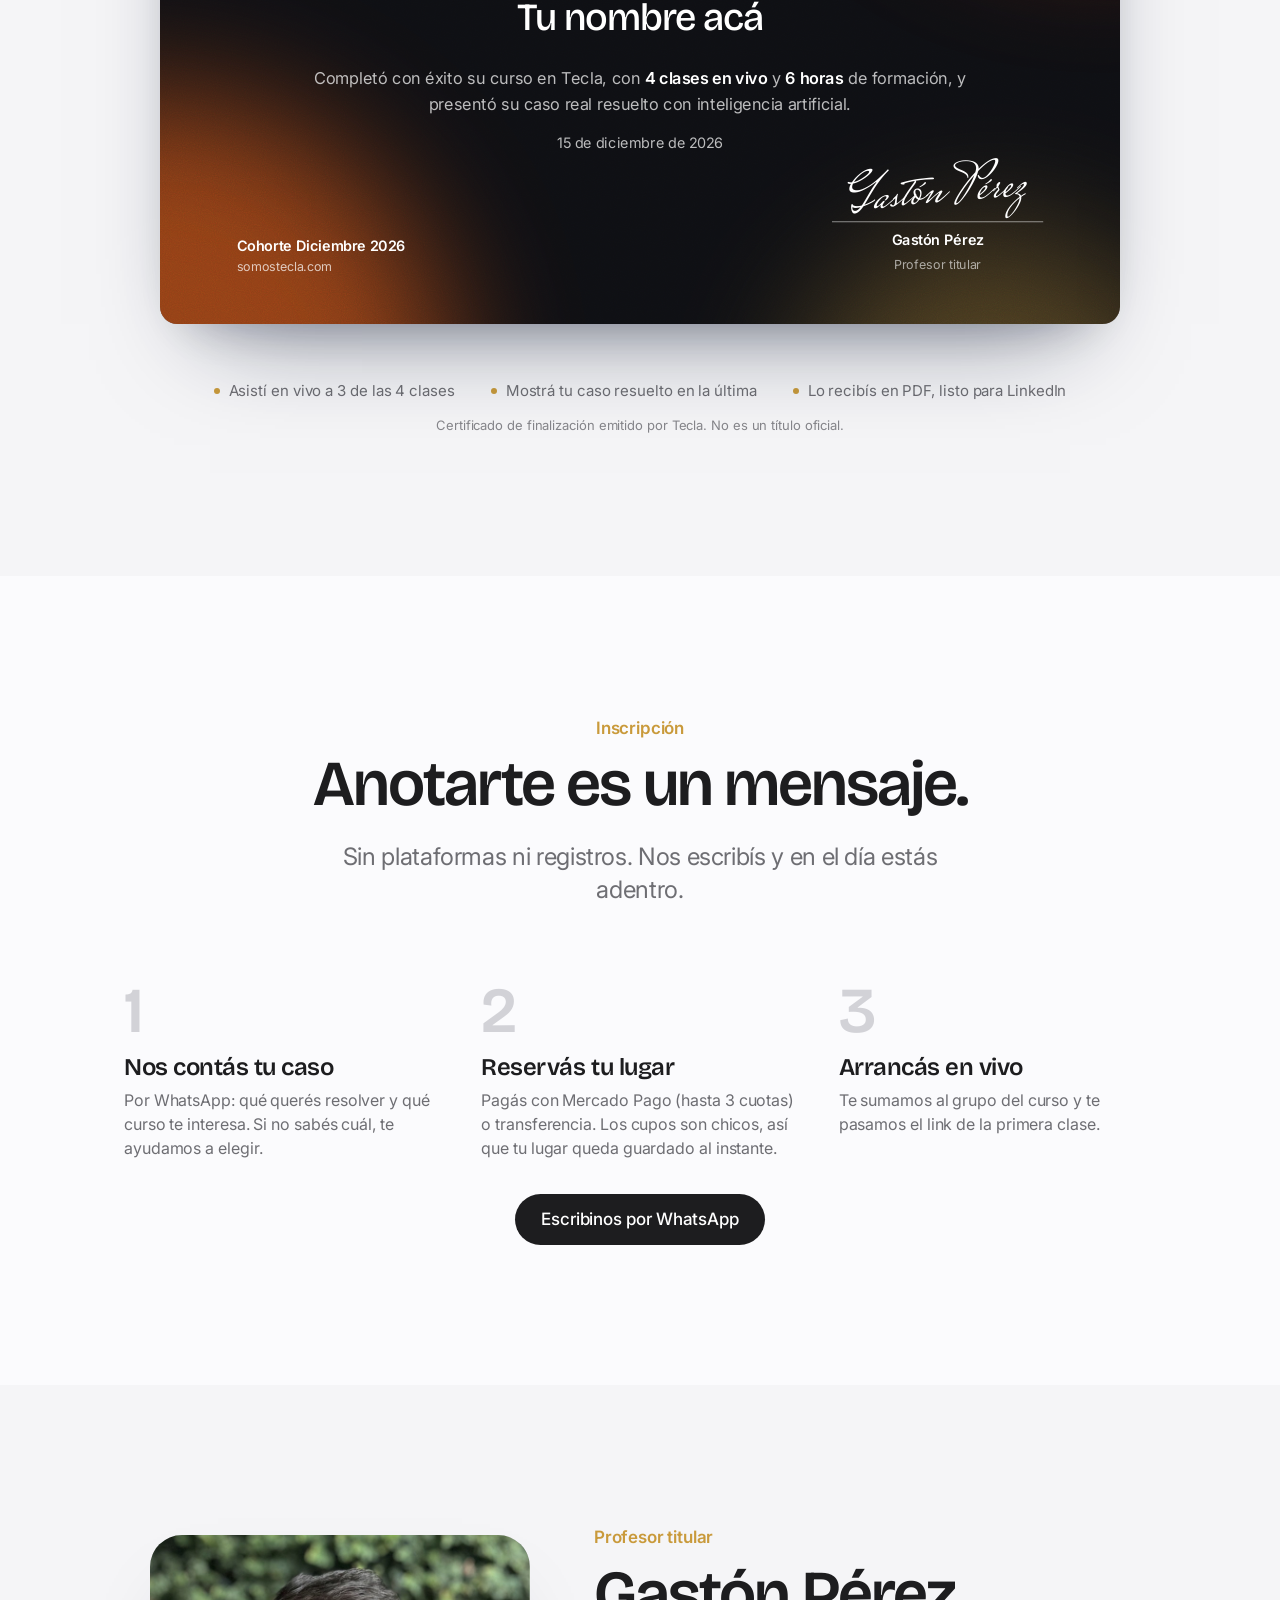
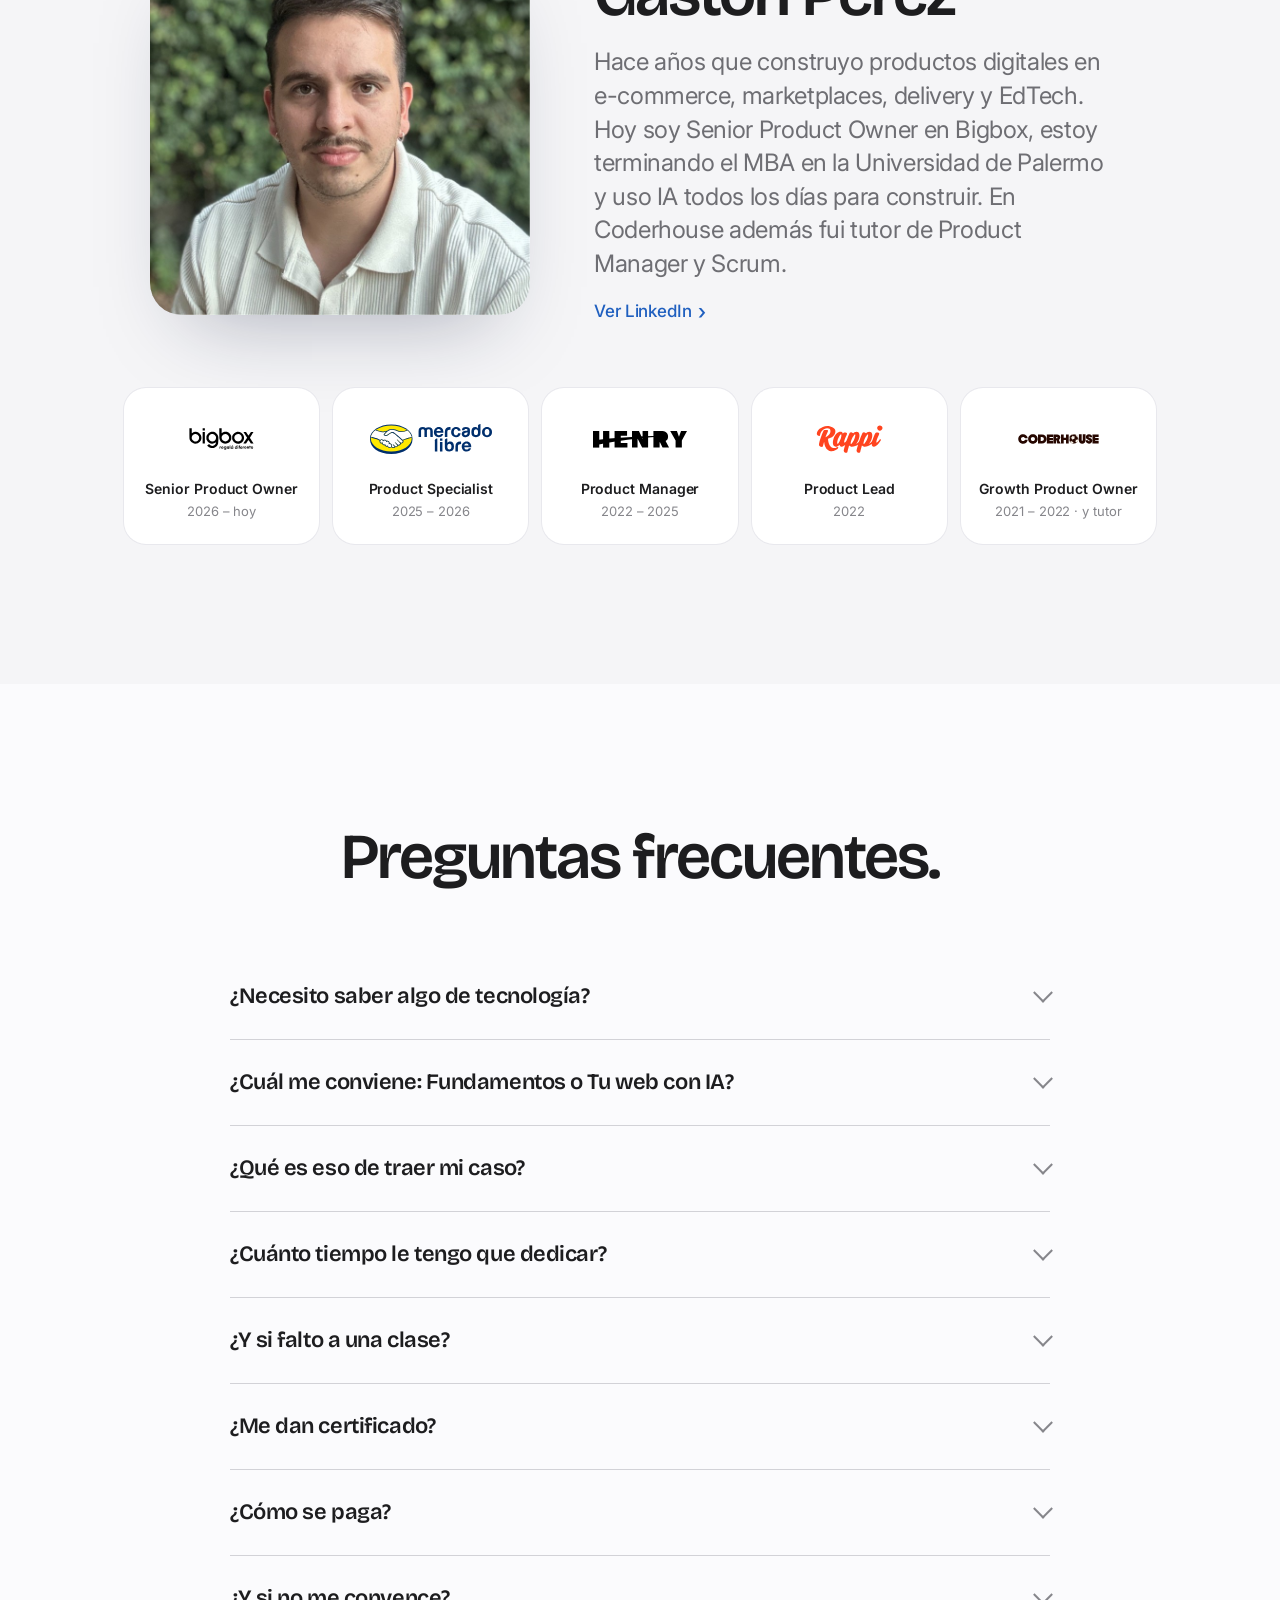
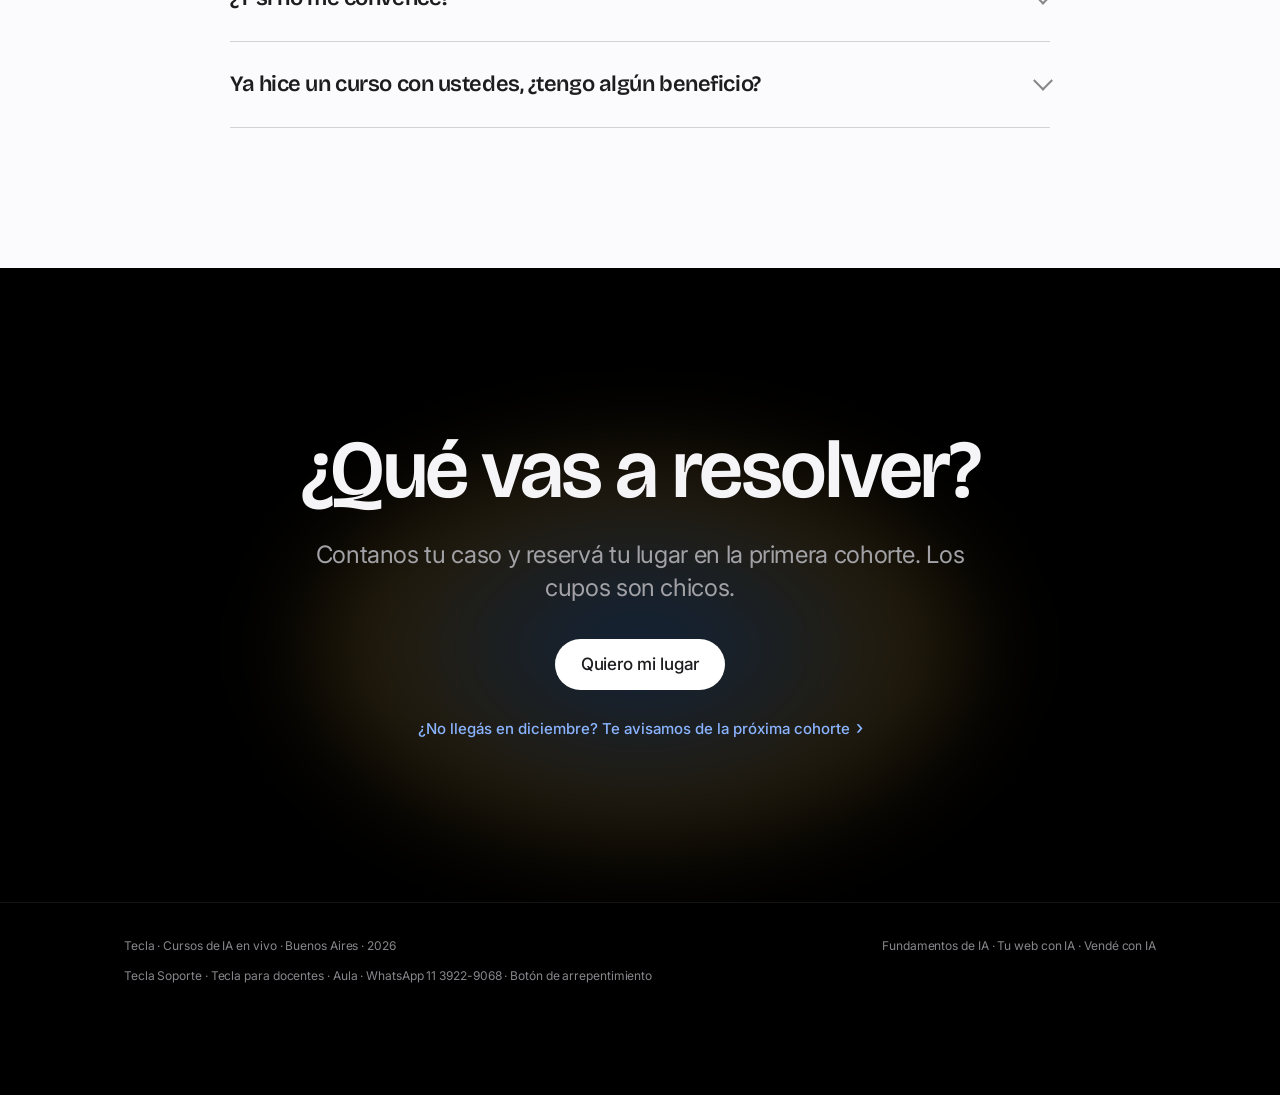
<file: cursos/index.html>
<!doctype html>
<html lang="es">
<head>
<meta charset="utf-8">
<title>Tecla Cursos</title>
<link rel="canonical" href="https://www.somostecla.com/">
<meta name="robots" content="noindex,follow">
<meta http-equiv="refresh" content="0;url=/#cursos">
<script>location.replace('/#cursos');</script>
</head>
<body>Redirigiendo a <a href="/">Tecla Cursos</a>…</body>
</html>
</file>
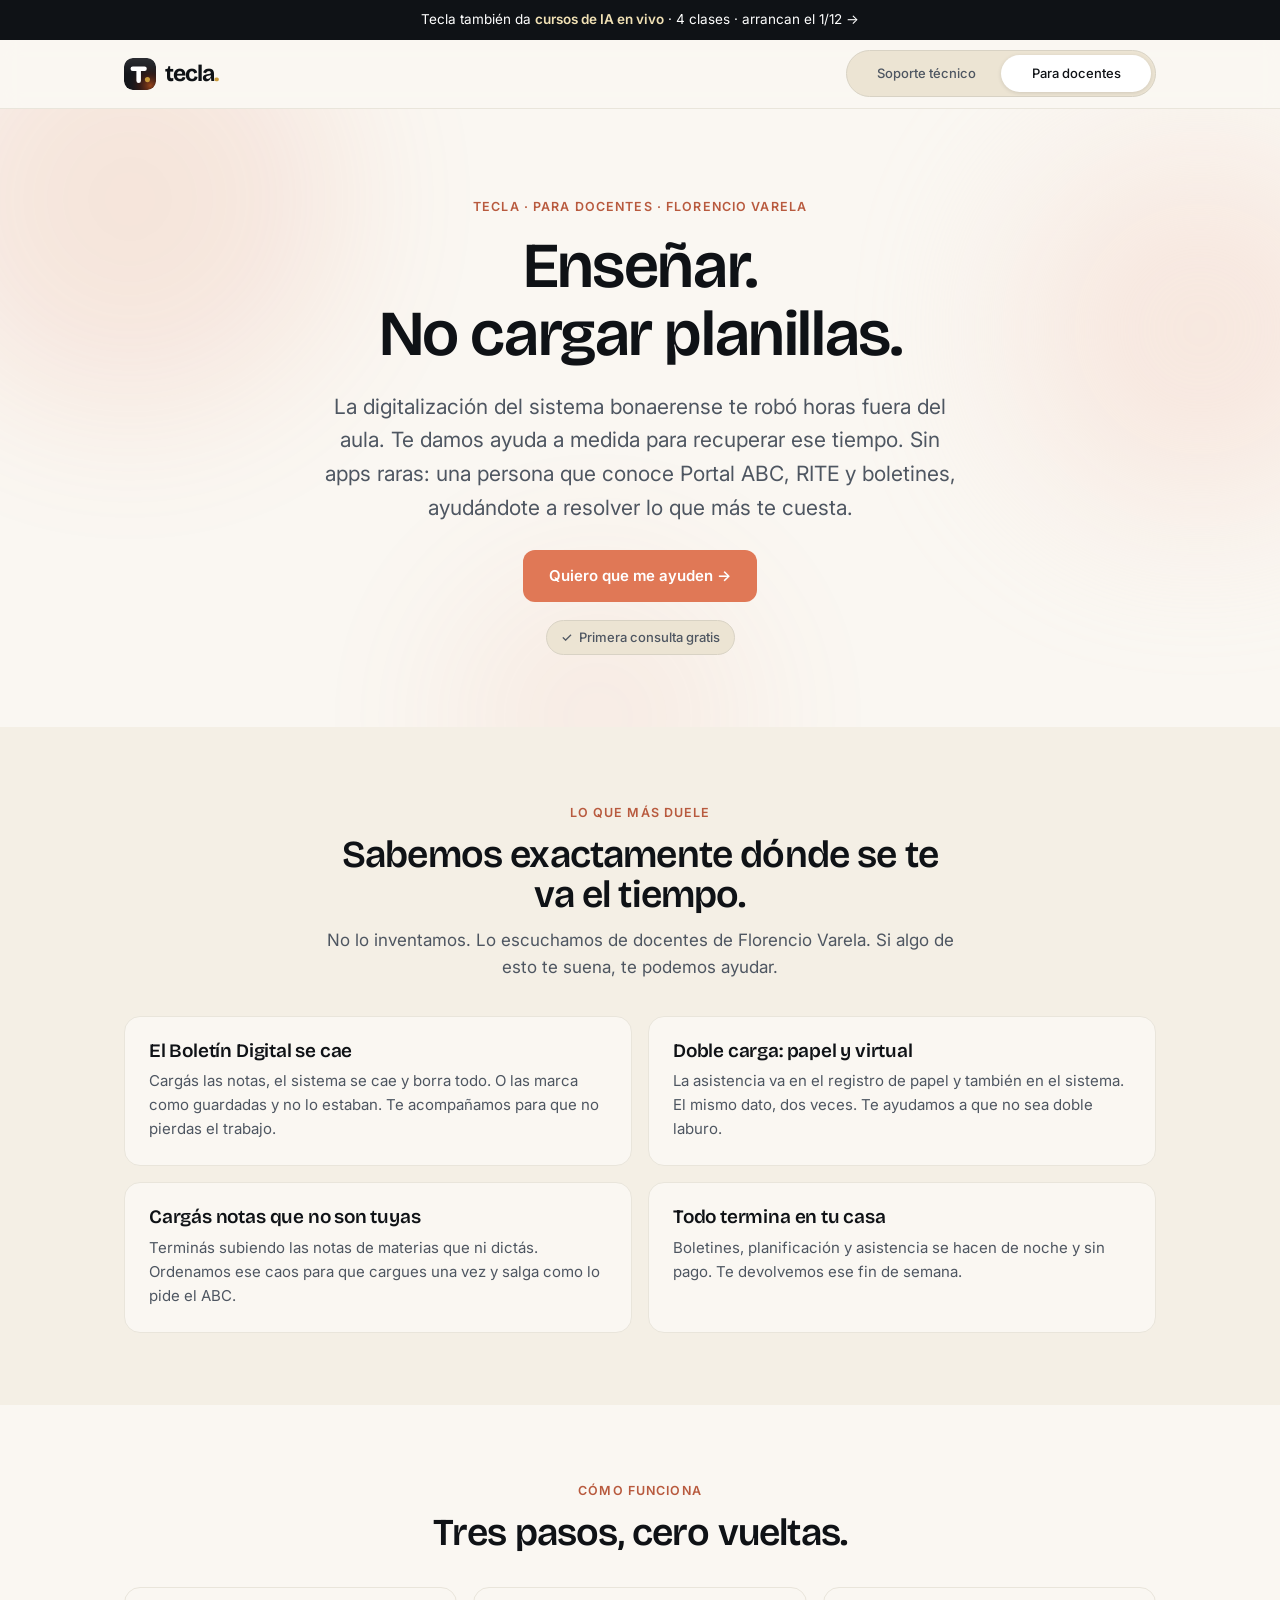
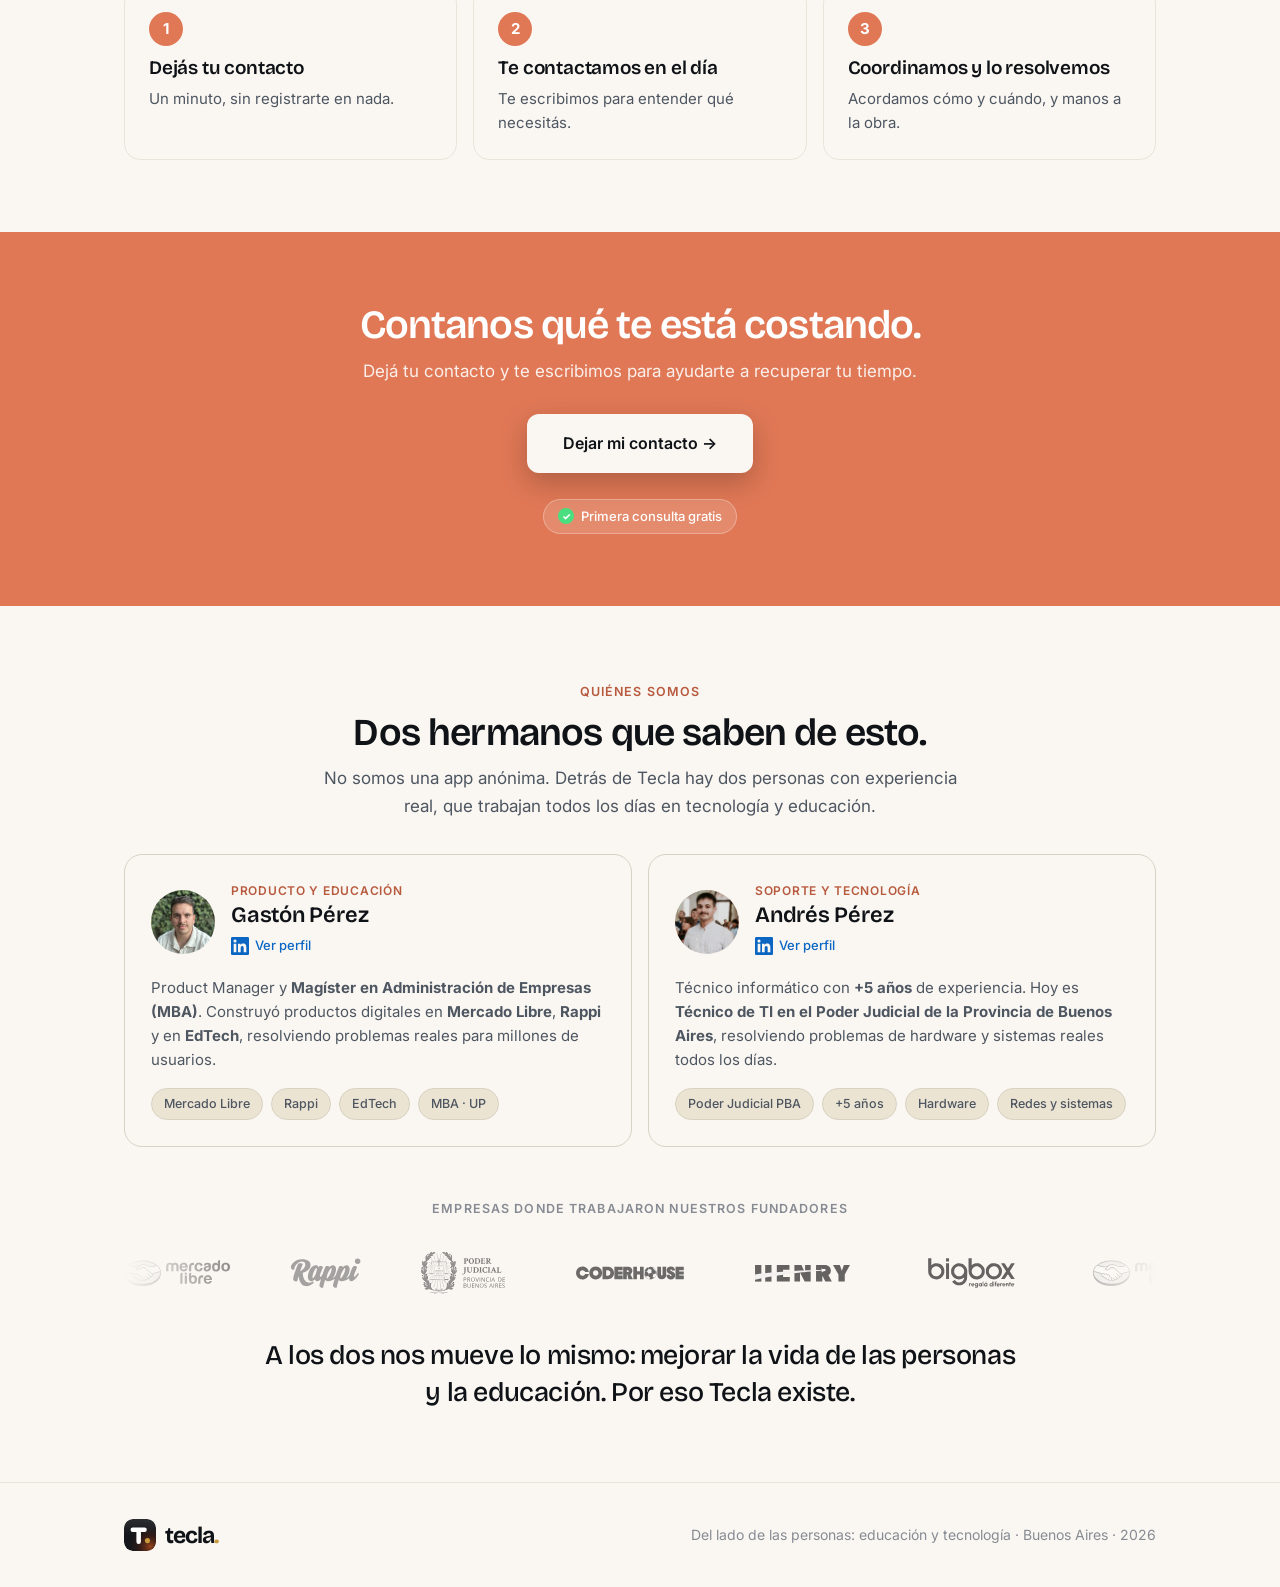
<file: docentes/index.html>
<!doctype html>
<html lang="es">
<head>
<meta charset="utf-8">
<title>Tecla — Recuperá tu tiempo</title>
<link rel="canonical" href="https://www.somostecla.com/docentes">
<meta name="robots" content="index,follow">
<meta http-equiv="refresh" content="0;url=/servicios/?u=docentes">
<script>location.replace('/servicios/?u=docentes');</script>
</head>
<body>Redirigiendo a <a href="/servicios/?u=docentes">Tecla para docentes</a>…</body>
</html>
</file>
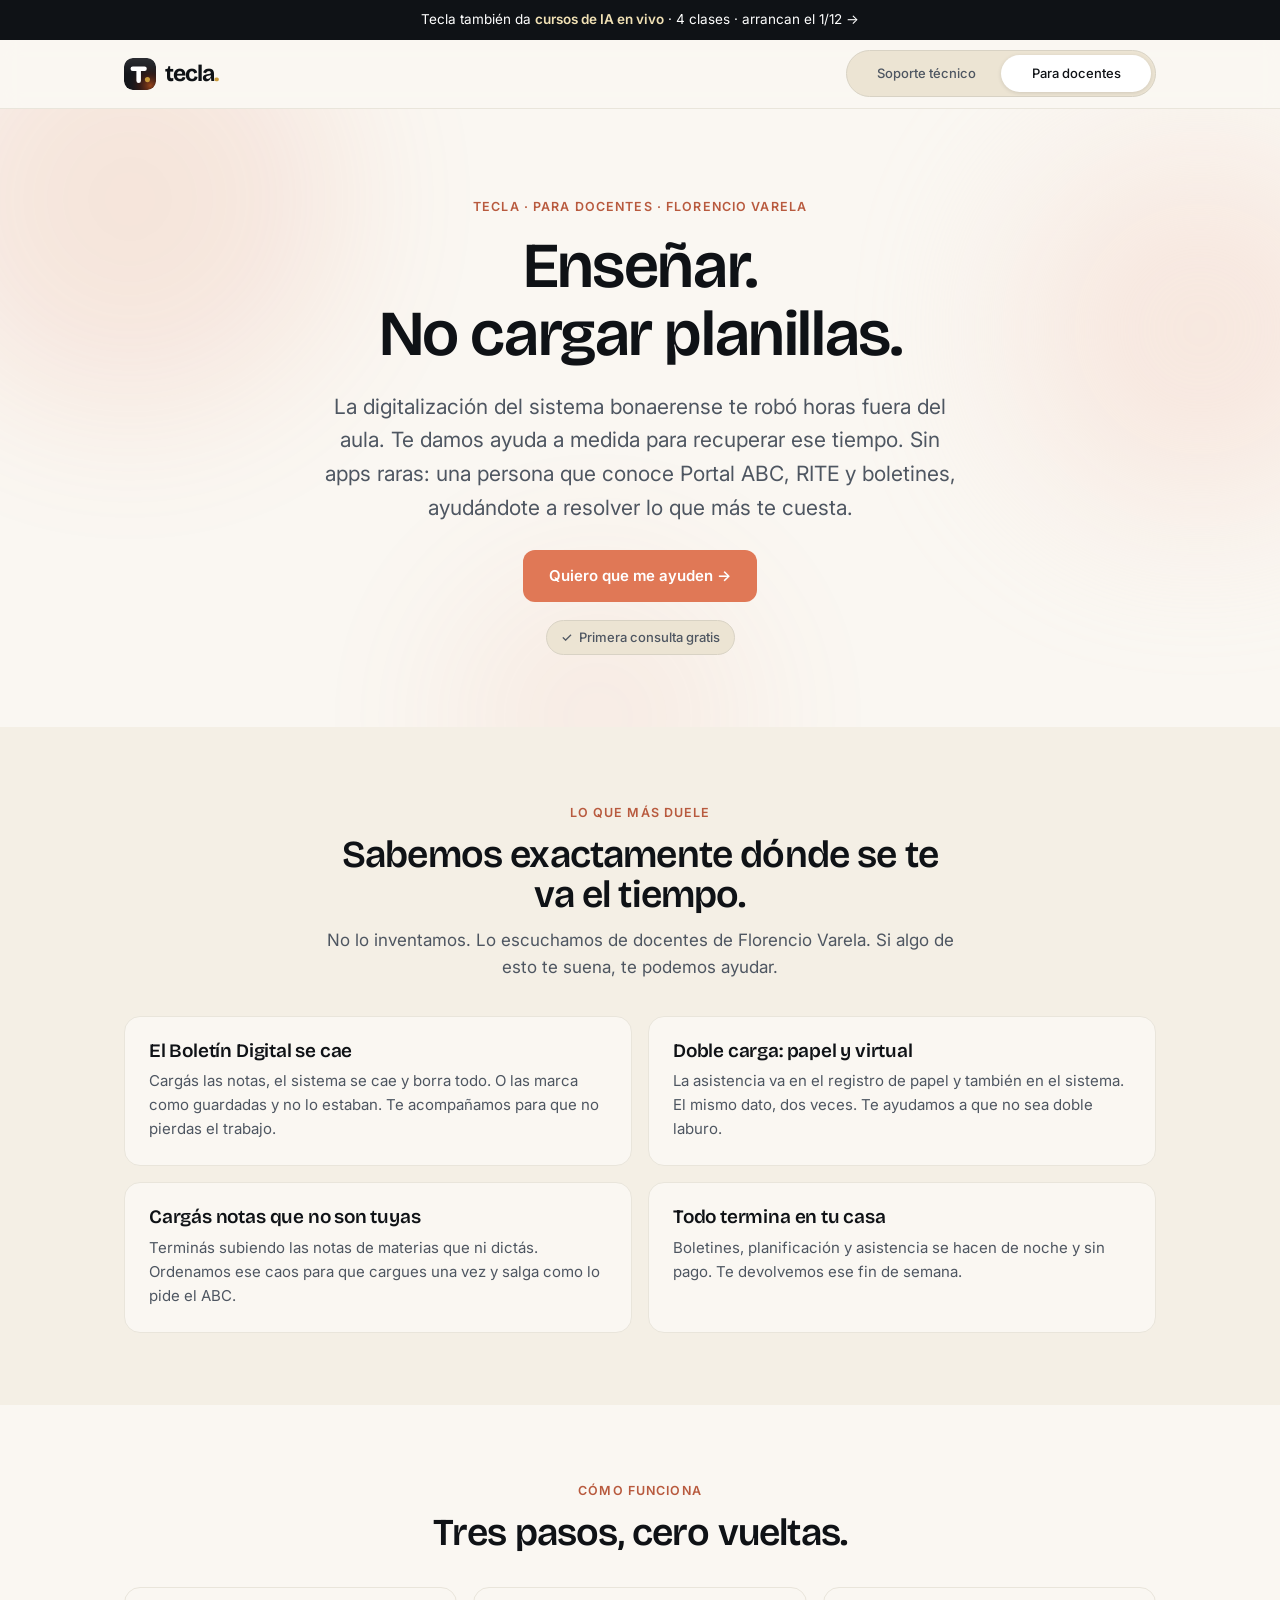
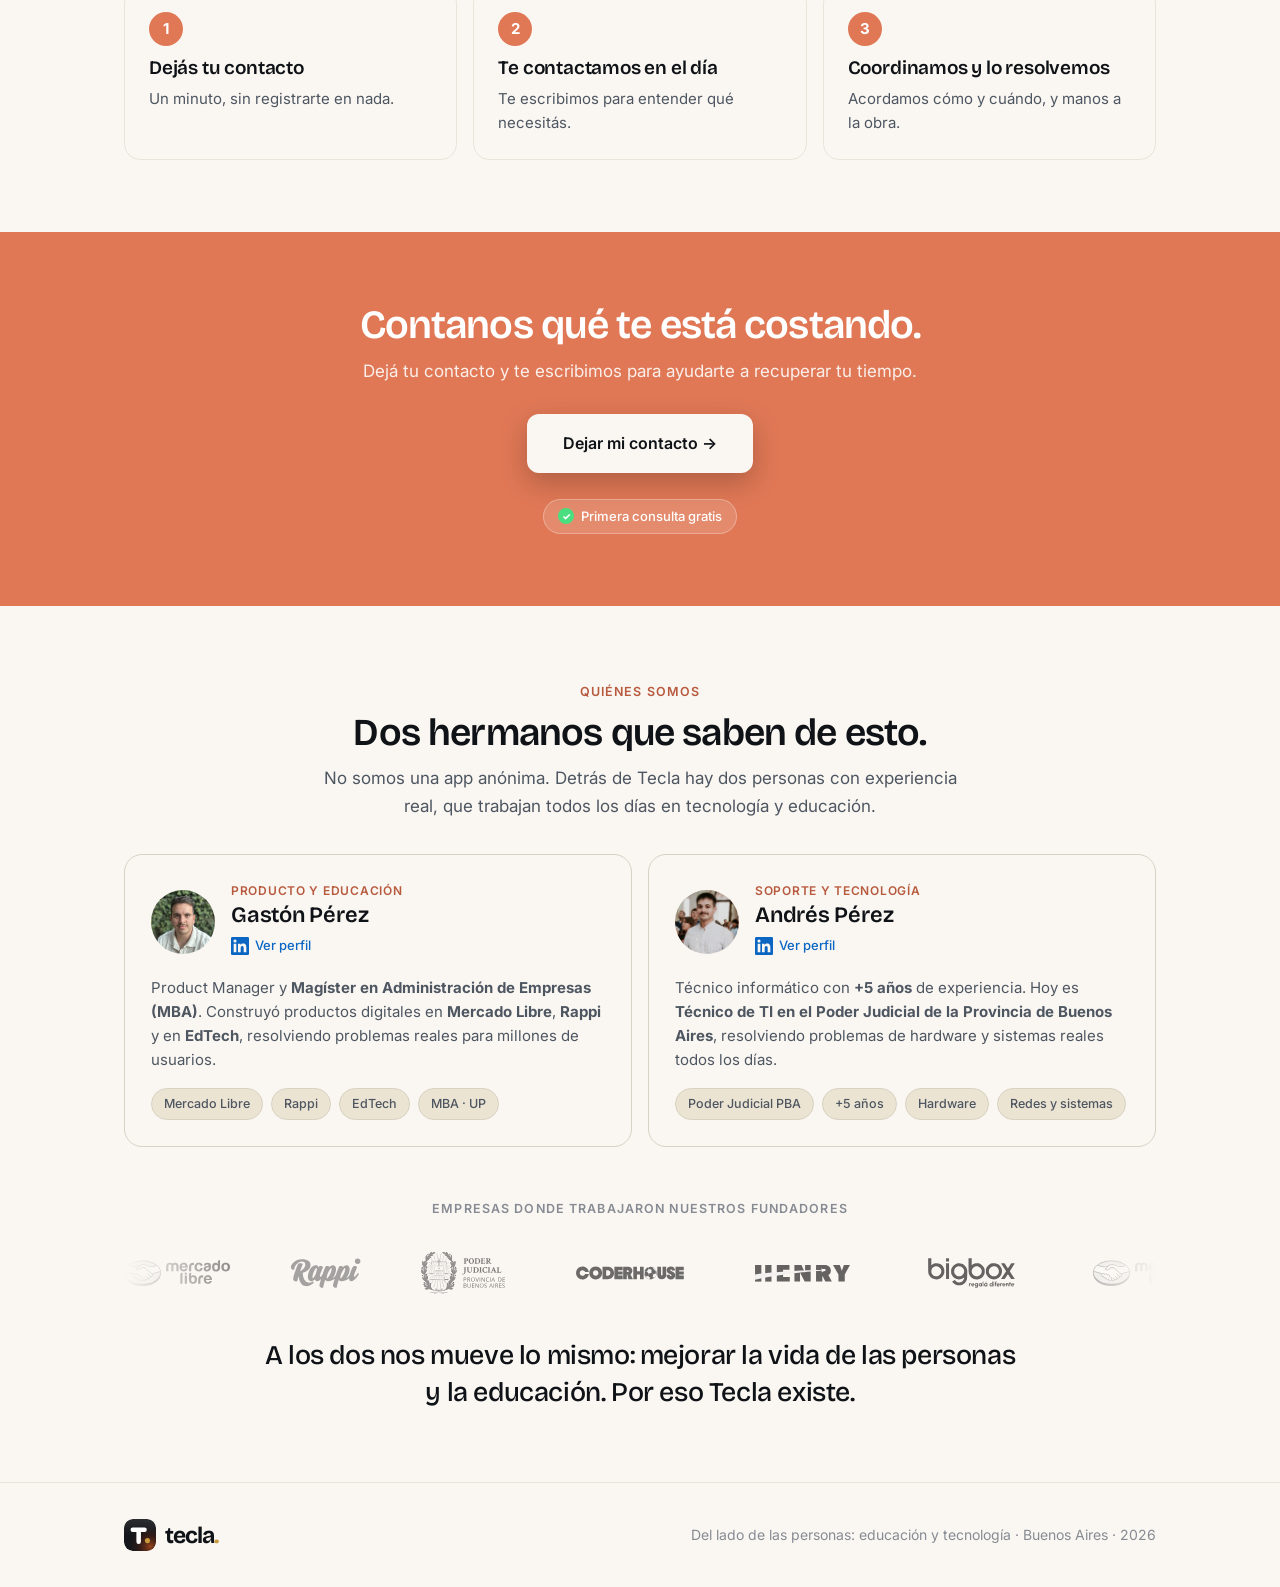
<file: servicios/index.html>
<!DOCTYPE html>
<html lang="es" data-unit="docentes">
<head>
<meta charset="UTF-8" />
<meta name="viewport" content="width=device-width, initial-scale=1.0" />
<title>Tecla — Soporte técnico y ayuda para docentes | Florencio Varela</title>
<meta name="description" content="Servicio técnico informático —reparación de PC y notebooks— y ayuda a medida para docentes del sistema educativo bonaerense. Florencio Varela y alrededores. Dejá tu contacto." />
<link rel="canonical" href="https://www.somostecla.com/servicios/" />
<meta name="robots" content="index, follow" />
<meta name="author" content="Tecla — Gastón y Andrés Pérez" />
<!-- Datos estructurados (SEO) -->
<script type="application/ld+json">
{
  "@context": "https://schema.org",
  "@type": "Organization",
  "name": "Tecla",
  "url": "https://www.somostecla.com/",
  "logo": "https://www.somostecla.com/favicon-512.png",
  "image": "https://www.somostecla.com/og-image.png",
  "description": "Soporte técnico informático y ayuda a medida para docentes del sistema educativo bonaerense.",
  "areaServed": "Florencio Varela, Buenos Aires, Argentina",
  "founder": [
    {"@type": "Person", "name": "Gastón Pérez", "sameAs": "https://www.linkedin.com/in/gastonmartinperez"},
    {"@type": "Person", "name": "Andrés Pérez"}
  ]
}
</script>
<!-- Favicon -->
<link rel="icon" type="image/svg+xml" href="/favicon.svg?v=2" />
<link rel="icon" type="image/png" href="/favicon-512.png?v=2" />
<link rel="apple-touch-icon" href="/favicon-512.png?v=2" />
<!-- Open Graph / vista previa al compartir -->
<meta property="og:type" content="website" />
<meta property="og:site_name" content="Tecla" />
<meta property="og:title" content="Tecla — Soporte técnico y ayuda para docentes" />
<meta property="og:description" content="Servicio técnico informático y ayuda a medida para docentes del sistema bonaerense. Dejá tu contacto." />
<meta property="og:image" content="https://www.somostecla.com/og-image.png" />
<meta property="og:url" content="https://www.somostecla.com/servicios/" />
<meta name="twitter:card" content="summary_large_image" />
<meta name="twitter:title" content="Tecla — Soporte técnico y ayuda para docentes" />
<meta name="twitter:description" content="Servicio técnico informático y ayuda a medida para docentes del sistema bonaerense." />
<meta name="twitter:image" content="https://www.somostecla.com/og-image.png" />
<!-- Google Analytics (GA4) -->
<script async src="https://www.googletagmanager.com/gtag/js?id=G-HF3KE27QBG"></script>
<script>
  window.dataLayer = window.dataLayer || [];
  function gtag(){dataLayer.push(arguments);}
  gtag('js', new Date());
  gtag('config', 'G-HF3KE27QBG');
</script>
<link rel="preconnect" href="https://fonts.googleapis.com">
<link rel="preconnect" href="https://fonts.gstatic.com" crossorigin>
<link href="https://fonts.googleapis.com/css2?family=Bricolage+Grotesque:opsz,wght@12..96,400;12..96,500;12..96,600;12..96,700&display=swap" rel="stylesheet">
<link href="https://fonts.googleapis.com/css2?family=Fraunces:ital,opsz,wght@0,9..144,400;0,9..144,500;1,9..144,500&family=Inter:wght@400;500;600&display=swap" rel="stylesheet">
<style>
  :root{
    --ink:#0f1216; --ink-soft:#4e5661; --ink-muted:#868b93;
    --line:#e9e5db; --line-strong:#d8d2c4;
    --petrol:#1E3A5F; --petrol-ink:#152a46;
    --ok:#4c7e5a;
    --maxw:1080px;
    --ease:cubic-bezier(.4,0,.2,1);
  }
  /* SOPORTE (default) = azul, papel apenas frío */
  html[data-unit="soporte"]{
    --accent:#1E3A5F; --accent-ink:#152a46; --accent-soft:#d7e0ea;
    --paper:#F5F7FA; --paper-2:#EBEFF5; --paper-3:#E1E8F1;
  }
  /* DOCENTES = naranja, papel cálido */
  html[data-unit="docentes"]{
    --accent:#E07856; --accent-ink:#b85a3e; --accent-soft:#f5d8cc;
    --paper:#FAF7F2; --paper-2:#F4EFE5; --paper-3:#ECE4D3;
  }
  *{box-sizing:border-box;margin:0;padding:0}
  html{scroll-behavior:smooth}
  body{background:var(--paper);color:var(--ink);font-family:'Inter',-apple-system,system-ui,sans-serif;line-height:1.6;-webkit-font-smoothing:antialiased;overflow-x:hidden;transition:background-color .55s var(--ease)}
  /* transiciones suaves del coloreado al hacer switch */
  section,.card,.person,.chip,.switch,.contact,.btn,.avatar{transition:background-color .55s var(--ease),border-color .55s var(--ease),color .35s var(--ease)}
  .wrap{max-width:var(--maxw);margin:0 auto;padding:0 24px}
  h1,h2,h3{font-family:'Fraunces',Georgia,serif;font-weight:500;line-height:1.1;letter-spacing:-.01em}
  a{color:inherit}

  /* ===== ANUNCIO CURSOS ===== */
  .promo{display:block;background:var(--ink);color:#fff;text-align:center;font-size:13.5px;padding:9px 16px;text-decoration:none}
  .promo strong{color:#f1e1b5;font-weight:600}
  .promo:hover{background:#1c2128}

  /* ===== HEADER ===== */
  header{position:sticky;top:0;z-index:50;background:rgba(250,247,242,.88);backdrop-filter:blur(10px);border-bottom:1px solid var(--line)}
  .nav{display:flex;align-items:center;justify-content:space-between;gap:16px;min-height:68px}
  .brand{display:flex;align-items:center;gap:9px;flex-shrink:0;text-decoration:none}
  .brand .mk{width:32px;height:32px;border-radius:9px;display:block}
  .wm{font-family:'Bricolage Grotesque',sans-serif;font-weight:700;font-size:23px;letter-spacing:-.045em;line-height:1;color:var(--ink)}
  .wm b{color:#C99A3B;font-weight:700}
  /* switch estilo Apple: perilla que se desliza */
  .switch{position:relative;display:inline-flex;background:var(--paper-3);border:1px solid var(--line-strong);border-radius:999px;padding:4px}
  .switch .knob{position:absolute;top:4px;left:4px;bottom:4px;width:calc(50% - 4px);border-radius:999px;background:#fff;box-shadow:0 1px 4px rgba(0,0,0,.12);transition:transform .42s var(--ease);z-index:0}
  html[data-unit="docentes"] .switch .knob{transform:translateX(100%)}
  .switch button{position:relative;z-index:1;flex:1 1 0;min-width:150px;text-align:center;font:inherit;font-size:13px;font-weight:500;border:0;background:transparent;color:var(--ink-soft);padding:8px 16px;border-radius:999px;cursor:pointer;white-space:nowrap;transition:color .35s var(--ease)}
  html[data-unit="soporte"] .switch .s-sop,
  html[data-unit="docentes"] .switch .s-doc{color:var(--ink)}

  /* ===== SECTIONS ===== */
  section{padding:72px 0}
  .eyebrow{font-size:12.5px;font-weight:600;letter-spacing:.09em;text-transform:uppercase;color:var(--accent-ink)}
  .btn{display:inline-block;background:var(--accent);color:#fff;font-weight:600;font-size:15px;padding:14px 26px;border-radius:12px;text-decoration:none;border:0;cursor:pointer;transition:.2s;text-align:center}
  .btn:hover{filter:brightness(.94)}

  /* HERO */
  .hero{padding-top:84px;text-align:center;position:relative;overflow:hidden}
  .hero .wrap{position:relative;z-index:1}
  .aurora{position:absolute;inset:0;pointer-events:none}
  .aurora span{position:absolute;border-radius:50%;filter:blur(80px);will-change:transform;transition:background-color .55s var(--ease)}
  .aurora span:nth-child(1){width:420px;height:420px;background:var(--accent);opacity:.14;top:-120px;left:-80px;animation:drift1 26s ease-in-out infinite alternate}
  .aurora span:nth-child(2){width:360px;height:360px;background:var(--accent-soft);opacity:.5;top:40px;right:-100px;animation:drift2 32s ease-in-out infinite alternate}
  .aurora span:nth-child(3){width:300px;height:300px;background:var(--accent);opacity:.09;bottom:-140px;left:35%;animation:drift3 38s ease-in-out infinite alternate}
  @keyframes drift1{to{transform:translate(70px,45px)}}
  @keyframes drift2{to{transform:translate(-80px,35px)}}
  @keyframes drift3{to{transform:translate(60px,-45px)}}
  @media (prefers-reduced-motion: reduce){ .aurora span{animation:none} }
  .hero h1{font-size:clamp(38px,6vw,64px);margin:14px 0 22px}
  .hero p.lead{font-size:clamp(16px,2.1vw,21px);color:var(--ink-soft);max-width:640px;margin:0 auto}

  /* only show active unit */
  .unit{display:none}
  html[data-unit="docentes"] .unit-doc{display:block}
  html[data-unit="soporte"] .unit-sop{display:block}

  /* cards */
  .grid{display:grid;gap:16px}
  .g2{grid-template-columns:repeat(2,1fr)}
  .g3{grid-template-columns:repeat(3,1fr)}
  .card{background:var(--paper);border:1px solid var(--line);border-radius:16px;padding:24px;transition:transform .28s var(--ease),box-shadow .28s var(--ease),border-color .3s var(--ease),background-color .55s var(--ease)}
  .card:hover{transform:translateY(-5px);box-shadow:0 16px 34px rgba(30,58,95,.12);border-color:var(--accent-soft)}
  .card h3{font-size:19px;margin-bottom:8px}
  .card p{color:var(--ink-soft);font-size:15px}
  .section-head{max-width:640px;margin:0 auto 34px;text-align:center}
  .section-head h2{font-size:clamp(26px,4vw,38px);margin:10px 0 12px}
  .section-head p{color:var(--ink-soft);font-size:17px}

  /* CONTACT */
  .contact{background:var(--petrol);color:#fff;text-align:center}
  html[data-unit="docentes"] .contact{background:var(--accent)}
  .contact h2{color:#fff;font-size:clamp(26px,4vw,40px)}
  .contact p{color:rgba(255,255,255,.88);font-size:17px;max-width:560px;margin:12px auto 28px}
  form{display:flex;gap:10px;flex-wrap:wrap;max-width:560px}
  form input{flex:1 1 200px;font:inherit;font-size:16px;padding:14px 16px;border-radius:12px;border:1px solid rgba(255,255,255,.35);background:rgba(255,255,255,.14);color:#fff}
  form input::placeholder{color:rgba(255,255,255,.72)}
  form input:focus{outline:none;border-color:#fff;background:rgba(255,255,255,.22)}
  form .btn{background:#fff;color:var(--ink);flex:0 0 auto}
  .form-note{color:rgba(255,255,255,.72);font-size:13px;margin-top:14px}
  .chip-free{display:none;align-items:center;gap:7px;background:rgba(255,255,255,.14);border:1px solid rgba(255,255,255,.28);border-radius:999px;padding:6px 14px;font-size:13px;font-weight:500;color:#fff;margin-top:18px}
  .chip-free .check{display:inline-flex;align-items:center;justify-content:center;width:16px;height:16px;background:#4ade80;border-radius:50%;color:#fff;font-size:10px;font-weight:800;flex-shrink:0}
  html[data-unit="soporte"] .chip-free.unit-sop,html[data-unit="docentes"] .chip-free.unit-doc{display:inline-flex}
  .chip-free-light{display:inline-flex;align-items:center;gap:7px;background:var(--paper-3);border:1px solid var(--line-strong);border-radius:999px;padding:6px 14px;font-size:13px;font-weight:500;color:var(--ink-soft);margin-top:18px}
  .step-num{display:inline-flex;align-items:center;justify-content:center;width:34px;height:34px;border-radius:50%;background:var(--accent);color:#fff;font-weight:700;font-size:15px;margin-bottom:12px}
  /* CTA principal del contacto: destacado + brillo periódico */
  .contact .btn{background:var(--paper);color:var(--ink);font-size:16px;font-weight:600;padding:17px 36px;position:relative;overflow:hidden;box-shadow:0 10px 28px rgba(0,0,0,.22)}
  .contact .btn::before,.fab::before{content:"";position:absolute;top:0;bottom:0;left:-50%;width:40%;background:linear-gradient(100deg,transparent,rgba(255,255,255,.9),transparent);transform:skewX(-18deg);animation:shine 3.5s ease-in-out infinite}
  @keyframes shine{0%{left:-50%}20%{left:140%}100%{left:140%}}
  @media (prefers-reduced-motion: reduce){ .contact .btn::before,.fab::before{animation:none} }

  /* TEAM */
  .team-cards{margin-top:34px}
  .person{background:var(--paper);border:1px solid var(--line-strong);border-radius:18px;padding:26px}
  .team-cards .person{transition:transform .3s var(--ease),box-shadow .3s var(--ease),opacity .6s var(--ease),background-color .55s var(--ease)}
  .team-cards .person:hover{transform:translateY(-8px);box-shadow:0 22px 44px rgba(30,58,95,.14)}
  /* orden del equipo por unidad (desktop y mobile): Soporte → Andrés primero; Docentes → Gastón primero (izq→der) */
  html[data-unit="docentes"] .team-cards .person:first-child{order:2}
  html[data-unit="docentes"] .team-cards .person:last-child{order:1}
  .person-head{display:flex;align-items:center;gap:16px}
  .avatar{width:64px;height:64px;border-radius:50%;flex-shrink:0;overflow:hidden;background:var(--accent);display:flex;align-items:center;justify-content:center;position:relative}
  .avatar img{width:100%;height:100%;object-fit:cover;display:block}
  .avatar span{font-family:'Fraunces',serif;font-style:italic;font-weight:500;font-size:28px;color:#fff}
  .person .role{font-size:12px;font-weight:600;letter-spacing:.06em;text-transform:uppercase;color:var(--accent-ink);margin-bottom:3px}
  .person h3{font-size:22px}
  .li{display:inline-flex;align-items:center;gap:6px;margin-top:8px;font-size:13px;font-weight:500;color:#0A66C2;text-decoration:none;transition:opacity .2s var(--ease)}
  .li:hover{opacity:.65}
  .li svg{width:18px;height:18px}
  .person p{color:var(--ink-soft);font-size:15px;margin-top:14px}
  .chips{display:flex;flex-wrap:wrap;gap:8px;margin-top:16px}
  .chip{font-size:12.5px;font-weight:500;background:var(--paper-3);border:1px solid var(--line-strong);border-radius:999px;padding:5px 12px;color:var(--ink-soft)}
  .team-nav{display:none}
  .team-arrow{width:42px;height:42px;border-radius:50%;border:1px solid var(--line-strong);background:var(--paper);color:var(--ink);font-size:17px;cursor:pointer;transition:.2s;display:flex;align-items:center;justify-content:center}
  .team-arrow:disabled{opacity:.35}
  .creed{margin:34px auto 0;font-family:'Fraunces',serif;font-style:italic;font-size:clamp(20px,3vw,27px);line-height:1.35;max-width:760px;text-align:center}

  /* TRUST · marquee de logos */
  .trust{margin-top:52px}
  .trust-label{text-align:center;font-size:12.5px;font-weight:600;letter-spacing:.09em;text-transform:uppercase;color:var(--ink-muted);margin-bottom:24px}
  .marquee{overflow:hidden;cursor:grab;-webkit-mask-image:linear-gradient(90deg,transparent,#000 12%,#000 88%,transparent);mask-image:linear-gradient(90deg,transparent,#000 12%,#000 88%,transparent)}
  .marquee:active{cursor:grabbing}
  .marquee-track{display:flex;align-items:center;width:max-content;animation:marquee 30s linear infinite}
  .logo-link{flex:0 0 auto;margin-right:60px;display:inline-flex;align-items:center}
  .logo-img{width:auto;object-fit:contain;filter:grayscale(1);opacity:.6;transition:opacity .2s var(--ease),filter .3s var(--ease)}
  .logo-link:hover .logo-img{filter:grayscale(0);opacity:1}
  /* altura óptica por logo (equilibra el peso visual) */
  .logo-ml{height:26px}
  .logo-rappi{height:30px}
  .logo-pj{height:42px}
  .logo-coder{height:38px}
  .logo-henry{height:17px}
  .logo-bb{height:60px}
  @keyframes marquee{from{transform:translateX(-50%)}to{transform:translateX(0)}}
  @media (prefers-reduced-motion: reduce){ .marquee-track{animation:none} }

  /* FOOTER */
  footer{border-top:1px solid var(--line);padding:36px 0;color:var(--ink-muted);font-size:14px}
  .foot{display:flex;justify-content:space-between;flex-wrap:wrap;gap:16px;align-items:center}

  /* FLOATING CTA */
  .fab{position:fixed;right:24px;bottom:24px;z-index:60;opacity:0;transform:translateY(16px);pointer-events:none;transition:.3s;box-shadow:0 10px 30px rgba(30,58,95,.28);overflow:hidden}
  .fab.show{opacity:1;transform:none;pointer-events:auto}

  /* TOAST */
  .toast{position:fixed;left:50%;bottom:88px;transform:translateX(-50%) translateY(20px);background:var(--ink);color:#fff;padding:14px 22px;border-radius:12px;font-size:14px;font-weight:500;opacity:0;pointer-events:none;transition:.3s;z-index:100;box-shadow:0 8px 30px rgba(0,0,0,.25);text-align:center}
  .toast.show{opacity:1;transform:translateX(-50%) translateY(0)}
  .reveal{opacity:0;transform:translateY(16px);transition:.6s}
  .reveal.in{opacity:1;transform:none}

  /* ============ MOBILE (first-class) ============ */
  @media(max-width:760px){
    body{padding-bottom:92px} /* reserva para el botón fijo: no pisa el footer */
    section{padding:52px 0}
    .hero{padding-top:58px}
    .wrap{padding:0 18px}
    /* header: brand arriba, switch centrado abajo */
    .nav{flex-direction:column;gap:12px;padding:12px 0}
    .switch{width:100%;justify-content:center}
    .switch button{flex:1;min-width:0;padding:10px 8px}
    /* hero */
    .hero .btn{width:100%}
    /* cards de contenido a una columna */
    .g2,.g3{grid-template-columns:1fr}
    /* team: CARRUSEL horizontal (misma jerarquía, ocupan todo, swipe) */
    .team-cards{display:flex;grid-template-columns:none;gap:14px;overflow-x:auto;scroll-snap-type:x mandatory;-webkit-overflow-scrolling:touch;margin:34px -18px 0;padding:4px 18px 14px;scrollbar-width:none}
    .team-cards::-webkit-scrollbar{display:none}
    .person{flex:0 0 88%;scroll-snap-align:center;padding:24px}
    .person-head{flex-direction:column;text-align:center;gap:12px}
    .avatar{width:72px;height:72px}
    .chips{justify-content:center}
    .team-nav{display:flex;justify-content:center;gap:14px;margin-top:16px}
    /* form apilado */
    form{flex-direction:column}
    form input,form .btn{flex:1 1 auto;width:100%}
    .foot{flex-direction:column;text-align:center}
    /* CTA: barra inferior fija full width */
    .fab{left:16px;right:16px;bottom:16px}
    .toast{bottom:96px;width:calc(100% - 36px)}
  }

  /* TIPOGRAFÍA: Bricolage Grotesque en títulos, Inter en el cuerpo. Fraunces solo en el logo (.brand). */
  h1,h2,h3,.creed{font-family:'Bricolage Grotesque',sans-serif}
  h1,h2{font-weight:600;letter-spacing:-.022em;line-height:1.06}
  h3{font-weight:600;letter-spacing:-.01em}
  .creed{font-style:normal;font-weight:500;letter-spacing:-.015em}
</style>
</head>
<body>

<!-- ============ ANUNCIO CURSOS ============ -->
<a href="/" class="promo">Tecla también da <strong>cursos de IA en vivo</strong> · 4 clases · arrancan el 1/12 <span aria-hidden="true">→</span></a>

<!-- ============ HEADER + SWITCH ============ -->
<header>
  <div class="wrap nav">
    <a class="brand" href="/" style="text-decoration:none">
      <img class="mk" src="/logo/tecla-mark.svg" alt=""><span class="wm">tecla<b>.</b></span>
    </a>
    <div class="switch" role="tablist" aria-label="Elegí el servicio">
      <span class="knob" aria-hidden="true"></span>
      <button class="s-sop" onclick="setUnit('soporte')">Soporte técnico</button>
      <button class="s-doc" onclick="setUnit('docentes')">Para docentes</button>
    </div>
  </div>
</header>

<!-- ============ HERO ============ -->
<section class="hero">
  <div class="aurora" aria-hidden="true"><span></span><span></span><span></span></div>
  <div class="wrap">
    <!-- DOCENTES -->
    <div class="unit unit-doc">
      <span class="eyebrow">Tecla · para docentes · Florencio Varela</span>
      <h1>Enseñar.<br>No cargar planillas.</h1>
      <p class="lead">La digitalización del sistema bonaerense te robó horas fuera del aula. Te damos ayuda a medida para recuperar ese tiempo. Sin apps raras: una persona que conoce Portal ABC, RITE y boletines, ayudándote a resolver lo que más te cuesta.</p>
      <p style="margin-top:26px"><a href="#contacto" class="btn">Quiero que me ayuden →</a></p>
      <span class="chip-free-light"><span class="check">✓</span> Primera consulta gratis</span>
    </div>
    <!-- SOPORTE -->
    <div class="unit unit-sop">
      <span class="eyebrow">Tecla Soporte · servicio técnico · Florencio Varela y alrededores</span>
      <h1>Se rompió.<br>Lo arreglamos.</h1>
      <p class="lead">Reparación y puesta a punto de notebooks y PCs por un técnico con experiencia en el Poder Judicial. Diagnóstico claro, sin vueltas. Dejás tu contacto y te llamamos.</p>
      <p style="margin-top:26px"><a href="#contacto" class="btn">Quiero mi presupuesto →</a></p>
      <span class="chip-free-light"><span class="check">✓</span> Presupuesto gratis</span>
    </div>
  </div>
</section>

<!-- ============ QUÉ OFRECEMOS / DOLOR ============ -->
<section style="background:var(--paper-2)">
  <div class="wrap">
    <!-- DOCENTES -->
    <div class="unit unit-doc">
      <div class="section-head reveal">
        <span class="eyebrow">Lo que más duele</span>
        <h2>Sabemos exactamente dónde se te va el tiempo.</h2>
        <p>No lo inventamos. Lo escuchamos de docentes de Florencio Varela. Si algo de esto te suena, te podemos ayudar.</p>
      </div>
      <div class="grid g2">
        <div class="card reveal"><h3>El Boletín Digital se cae</h3><p>Cargás las notas, el sistema se cae y borra todo. O las marca como guardadas y no lo estaban. Te acompañamos para que no pierdas el trabajo.</p></div>
        <div class="card reveal"><h3>Doble carga: papel y virtual</h3><p>La asistencia va en el registro de papel y también en el sistema. El mismo dato, dos veces. Te ayudamos a que no sea doble laburo.</p></div>
        <div class="card reveal"><h3>Cargás notas que no son tuyas</h3><p>Terminás subiendo las notas de materias que ni dictás. Ordenamos ese caos para que cargues una vez y salga como lo pide el ABC.</p></div>
        <div class="card reveal"><h3>Todo termina en tu casa</h3><p>Boletines, planificación y asistencia se hacen de noche y sin pago. Te devolvemos ese fin de semana.</p></div>
      </div>
    </div>
    <!-- SOPORTE -->
    <div class="unit unit-sop">
      <div class="section-head reveal">
        <span class="eyebrow">Qué hacemos</span>
        <h2>Todo lo que tu equipo necesita.</h2>
        <p>Servicio técnico completo, presencial en Florencio Varela y alrededores, y también a distancia.</p>
      </div>
      <div class="grid g3">
        <div class="card reveal"><h3>Reparación y diagnóstico</h3><p>Notebooks y PCs. Te decimos qué tiene, cuánto sale y si vale la pena, antes de tocar nada.</p></div>
        <div class="card reveal"><h3>Sistema y software</h3><p>Instalación de Windows o Linux, Office y los programas que necesites. Equipo listo para usar.</p></div>
        <div class="card reveal"><h3>Backup de datos</h3><p>Resguardamos tus archivos, fotos y documentos antes de que sea tarde.</p></div>
        <div class="card reveal"><h3>Armado de equipos</h3><p>Instalación de componentes y armado de CPU a medida de lo que necesitás y tu presupuesto.</p></div>
        <div class="card reveal"><h3>Puesta a punto</h3><p>Tu equipo lento vuelve a andar: limpieza, optimización y seguridad.</p></div>
        <div class="card reveal"><h3>Desbloqueos y más</h3><p>¿Te quedaste afuera de tu notebook? Lo resolvemos. Consultanos tu caso.</p></div>
      </div>
    </div>
  </div>
</section>

<!-- ============ CÓMO FUNCIONA ============ -->
<section>
  <div class="wrap">
    <div class="section-head reveal">
      <span class="eyebrow">Cómo funciona</span>
      <h2>Tres pasos, cero vueltas.</h2>
    </div>
    <div class="grid g3">
      <div class="card reveal"><span class="step-num">1</span><h3>Dejás tu contacto</h3><p>Un minuto, sin registrarte en nada.</p></div>
      <div class="card reveal"><span class="step-num">2</span><h3>Te contactamos en el día</h3><p>Te escribimos para entender qué necesitás.</p></div>
      <div class="card reveal"><span class="step-num">3</span><h3>Coordinamos y lo resolvemos</h3><p>Acordamos cómo y cuándo, y manos a la obra.</p></div>
    </div>
  </div>
</section>

<!-- ============ CONTACTO ============ -->
<section class="contact" id="contacto">
  <div class="wrap">
    <div class="unit unit-doc">
      <h2>Contanos qué te está costando.</h2>
      <p>Dejá tu contacto y te escribimos para ayudarte a recuperar tu tiempo.</p>
    </div>
    <div class="unit unit-sop">
      <h2>Dejá tu contacto y te llamamos.</h2>
      <p>Contanos qué le pasa a tu equipo. Te respondemos con un diagnóstico y un presupuesto claro, sin compromiso.</p>
    </div>
    <a href="https://docs.google.com/forms/d/e/1FAIpQLSerg1ThWSK4UBGkaMQ-vphvrLzU4AE-JqvDr3nvRJwSBGqfwQ/viewform" target="_blank" rel="noopener" class="btn">Dejar mi contacto →</a>
    <div>
      <span class="chip-free unit-doc"><span class="check">✓</span> Primera consulta gratis</span>
      <span class="chip-free unit-sop"><span class="check">✓</span> Presupuesto gratis</span>
    </div>
  </div>
</section>

<!-- ============ QUIÉNES SOMOS ============ -->
<section>
  <div class="wrap">
    <div class="section-head reveal">
      <span class="eyebrow">Quiénes somos</span>
      <h2>Dos hermanos que saben de esto.</h2>
      <p>No somos una app anónima. Detrás de Tecla hay dos personas con experiencia real, que trabajan todos los días en tecnología y educación.</p>
    </div>
    <div class="grid g2 team-cards">
      <div class="person reveal">
        <div class="person-head">
          <div class="avatar"><img src="/fotos/andres.jpg" alt="Andrés Pérez" onerror="this.style.display='none';this.nextElementSibling.style.display='flex'"><span style="display:none">A</span></div>
          <div>
            <div class="role">Soporte y tecnología</div><h3>Andrés Pérez</h3>
            <a class="li" href="https://www.linkedin.com/in/andrés-pérez-180b5520a" target="_blank" rel="noopener" aria-label="LinkedIn de Andrés Pérez">
              <svg viewBox="0 0 24 24" fill="currentColor"><path d="M20.45 20.45h-3.56v-5.57c0-1.33-.02-3.04-1.85-3.04-1.85 0-2.13 1.45-2.13 2.94v5.67H9.35V9h3.42v1.56h.05c.48-.9 1.64-1.85 3.37-1.85 3.6 0 4.27 2.37 4.27 5.46v6.28zM5.34 7.43a2.07 2.07 0 1 1 0-4.14 2.07 2.07 0 0 1 0 4.14zM7.12 20.45H3.56V9h3.56v11.45zM22.22 0H1.77C.79 0 0 .77 0 1.72v20.56C0 23.23.79 24 1.77 24h20.45c.98 0 1.78-.77 1.78-1.72V1.72C24 .77 23.2 0 22.22 0z"/></svg>
              Ver perfil
            </a>
          </div>
        </div>
        <p>Técnico informático con <strong>+5 años</strong> de experiencia. Hoy es <strong>Técnico de TI en el Poder Judicial de la Provincia de Buenos Aires</strong>, resolviendo problemas de hardware y sistemas reales todos los días.</p>
        <div class="chips"><span class="chip">Poder Judicial PBA</span><span class="chip">+5 años</span><span class="chip">Hardware</span><span class="chip">Redes y sistemas</span></div>
      </div>
      <div class="person reveal">
        <div class="person-head">
          <div class="avatar"><img src="/fotos/gaston.jpg" alt="Gastón Pérez" onerror="this.style.display='none';this.nextElementSibling.style.display='flex'"><span style="display:none">G</span></div>
          <div>
            <div class="role">Producto y educación</div><h3>Gastón Pérez</h3>
            <a class="li" href="https://www.linkedin.com/in/gastonmartinperez" target="_blank" rel="noopener" aria-label="LinkedIn de Gastón Pérez">
              <svg viewBox="0 0 24 24" fill="currentColor"><path d="M20.45 20.45h-3.56v-5.57c0-1.33-.02-3.04-1.85-3.04-1.85 0-2.13 1.45-2.13 2.94v5.67H9.35V9h3.42v1.56h.05c.48-.9 1.64-1.85 3.37-1.85 3.6 0 4.27 2.37 4.27 5.46v6.28zM5.34 7.43a2.07 2.07 0 1 1 0-4.14 2.07 2.07 0 0 1 0 4.14zM7.12 20.45H3.56V9h3.56v11.45zM22.22 0H1.77C.79 0 0 .77 0 1.72v20.56C0 23.23.79 24 1.77 24h20.45c.98 0 1.78-.77 1.78-1.72V1.72C24 .77 23.2 0 22.22 0z"/></svg>
              Ver perfil
            </a>
          </div>
        </div>
        <p>Product Manager y <strong>Magíster en Administración de Empresas (MBA)</strong>. Construyó productos digitales en <strong>Mercado Libre</strong>, <strong>Rappi</strong> y en <strong>EdTech</strong>, resolviendo problemas reales para millones de usuarios.</p>
        <div class="chips"><span class="chip">Mercado Libre</span><span class="chip">Rappi</span><span class="chip">EdTech</span><span class="chip">MBA · UP</span></div>
      </div>
    </div>
    <div class="team-nav">
      <button class="team-arrow" id="teamPrev" aria-label="Ver tarjeta anterior">←</button>
      <button class="team-arrow" id="teamNext" aria-label="Ver tarjeta siguiente">→</button>
    </div>

    <div class="trust reveal">
      <p class="trust-label">Empresas donde trabajaron nuestros fundadores</p>
      <div class="marquee">
        <div class="marquee-track">
          <a class="logo-link" href="https://mercadolibre.com.ar/" target="_blank" rel="noopener" aria-label="Mercado Libre"><img class="logo-img logo-ml" src="/logos/mercadolibre.svg" alt="Mercado Libre" /></a>
          <a class="logo-link" href="https://www.rappi.com.ar/" target="_blank" rel="noopener" aria-label="Rappi"><img class="logo-img logo-rappi" src="/logos/rappi.svg" alt="Rappi" /></a>
          <a class="logo-link" href="https://www.pjn.gov.ar/" target="_blank" rel="noopener" aria-label="Poder Judicial"><img class="logo-img logo-pj" src="/logos/poderjudicial.svg" alt="Poder Judicial" /></a>
          <a class="logo-link" href="https://coderhouse.com/" target="_blank" rel="noopener" aria-label="Coderhouse"><img class="logo-img logo-coder" src="/logos/coderhouse.svg" alt="Coderhouse" /></a>
          <a class="logo-link" href="https://www.soyhenry.com/" target="_blank" rel="noopener" aria-label="Henry"><img class="logo-img logo-henry" src="/logos/henry.svg" alt="Henry" /></a>
          <a class="logo-link" href="https://www.bigbox.com.ar/" target="_blank" rel="noopener" aria-label="Bigbox"><img class="logo-img logo-bb" src="/logos/bigbox.svg" alt="Bigbox" /></a>
          <a class="logo-link" href="https://mercadolibre.com.ar/" target="_blank" rel="noopener" aria-hidden="true" tabindex="-1"><img class="logo-img logo-ml" src="/logos/mercadolibre.svg" alt="" /></a>
          <a class="logo-link" href="https://www.rappi.com.ar/" target="_blank" rel="noopener" aria-hidden="true" tabindex="-1"><img class="logo-img logo-rappi" src="/logos/rappi.svg" alt="" /></a>
          <a class="logo-link" href="https://www.pjn.gov.ar/" target="_blank" rel="noopener" aria-hidden="true" tabindex="-1"><img class="logo-img logo-pj" src="/logos/poderjudicial.svg" alt="" /></a>
          <a class="logo-link" href="https://coderhouse.com/" target="_blank" rel="noopener" aria-hidden="true" tabindex="-1"><img class="logo-img logo-coder" src="/logos/coderhouse.svg" alt="" /></a>
          <a class="logo-link" href="https://www.soyhenry.com/" target="_blank" rel="noopener" aria-hidden="true" tabindex="-1"><img class="logo-img logo-henry" src="/logos/henry.svg" alt="" /></a>
          <a class="logo-link" href="https://www.bigbox.com.ar/" target="_blank" rel="noopener" aria-hidden="true" tabindex="-1"><img class="logo-img logo-bb" src="/logos/bigbox.svg" alt="" /></a>
        </div>
      </div>
    </div>

    <p class="creed reveal">A los dos nos mueve lo mismo: mejorar la vida de las personas y la educación. Por eso Tecla existe.</p>
  </div>
</section>

<!-- ============ FOOTER ============ -->
<footer>
  <div class="wrap foot">
    <div class="brand" style="font-size:18px">
      <img class="mk" src="/logo/tecla-mark.svg" alt=""><span class="wm">tecla<b>.</b></span>
    </div>
    <div>Del lado de las personas: educación y tecnología · Buenos Aires · 2026</div>
  </div>
</footer>

<!-- FLOATING CTA -->
<a href="#contacto" class="btn fab" id="fab">Contactar →</a>

<script>
  function setUnit(u, opts){
    document.documentElement.setAttribute('data-unit', u);
    document.title = (u === 'soporte') ? 'Tecla Soporte — Servicio técnico' : 'Tecla — Recuperá tu tiempo';
    if(!(opts && opts.noScroll)) window.scrollTo({top:0, behavior:'smooth'});
  }

  /* Ruteo por URL: ?u=soporte (o sop/support) / ?u=docentes (o doc/teachers).
     Sin parámetro, se respeta el default del <html>. Pensado para compartir
     el link ya apuntando a la unidad correcta según el público. */
  (function routeUnitFromURL(){
    try {
      const raw = (new URLSearchParams(location.search).get('u') || '').trim().toLowerCase();
      if(!raw) return;
      const map = { soporte:'soporte', sop:'soporte', support:'soporte', s:'soporte',
                    docentes:'docentes', doc:'docentes', docente:'docentes', teachers:'docentes', d:'docentes' };
      const unit = map[raw];
      if(unit){
        setUnit(unit, {noScroll:true});
        // dejar la barra de direcciones limpia: /soporte o /docentes
        try { history.replaceState({}, '', '/' + unit); } catch(e){}
      }
    } catch(e){}
  })();

  /* reveal on scroll */
  const io = new IntersectionObserver(es=>es.forEach(el=>{ if(el.isIntersecting){ el.target.classList.add('in'); io.unobserve(el.target);} }), {threshold:.12});
  document.querySelectorAll('.reveal').forEach(el=>io.observe(el));

  /* floating CTA
     - mobile: sticky fijo apenas se pasa el header, siempre visible
     - desktop: aparece temprano al scrollear, se esconde cuando el form está a la vista */
  const fab = document.getElementById('fab');
  const contact = document.getElementById('contacto');
  const isMobile = () => window.matchMedia('(max-width:760px)').matches;
  let contactVisible = false;
  new IntersectionObserver(([e])=>{ contactVisible = e.isIntersecting; updateFab(); }, {threshold:.2}).observe(contact);
  function updateFab(){
    const scrolled = window.scrollY > 120;
    fab.classList.toggle('show', isMobile() ? scrolled : (scrolled && !contactVisible));
  }
  window.addEventListener('scroll', updateFab, {passive:true});
  window.addEventListener('resize', updateFab);
  updateFab();

  /* marquee swipe en mobile */
  (function(){
    const marquee = document.querySelector('.marquee');
    const track   = document.querySelector('.marquee-track');
    if (!marquee || !track) return;
    const DURATION = 30;
    let dragStartX = 0, dragBaseX = 0, velX = 0, prevX = 0, prevT = 0, rafId = null;

    function liveX(){
      const t = getComputedStyle(track).transform;
      return (t === 'none') ? 0 : new DOMMatrix(t).m41;
    }

    function applyX(x){
      const W = track.scrollWidth / 2;
      if (!W) return x;
      x = x % W;
      if (x > 0) x -= W;
      track.style.transform = `translateX(${x}px)`;
      return x;
    }

    function restart(fromX){
      const W = track.scrollWidth / 2;
      if (!W) return;
      const delay = -(1 - (Math.abs(fromX) % W) / W) * DURATION;
      track.style.removeProperty('transform');
      track.style.removeProperty('animation');
      track.style.animationName = 'none';
      track.style.animationDelay = `${delay}s`;
      void track.offsetWidth;
      track.style.removeProperty('animationName');
    }

    function dragStart(cx){
      if (rafId){ cancelAnimationFrame(rafId); rafId = null; }
      dragBaseX = liveX();
      track.style.animation = 'none';
      track.style.transform = `translateX(${dragBaseX}px)`;
      dragStartX = cx;
      prevX = cx; prevT = Date.now(); velX = 0;
    }

    function dragMove(cx){
      const now = Date.now();
      velX = (cx - prevX) / Math.max(now - prevT, 1) * 16;
      prevX = cx; prevT = now;
      applyX(dragBaseX + (cx - dragStartX));
    }

    function dragEnd(){
      let x = liveX();
      function decay(){
        velX *= 0.93;
        x = applyX(x + velX);
        if (Math.abs(velX) > 0.3){ rafId = requestAnimationFrame(decay); }
        else { rafId = null; restart(x); }
      }
      decay();
    }

    marquee.addEventListener('touchstart',  e => dragStart(e.touches[0].clientX), {passive:true});
    marquee.addEventListener('touchmove',   e => dragMove(e.touches[0].clientX),  {passive:true});
    marquee.addEventListener('touchend',    dragEnd, {passive:true});
    marquee.addEventListener('touchcancel', dragEnd, {passive:true});

    /* drag con mouse en desktop */
    let mouseDown = false, moved = 0;
    marquee.addEventListener('mousedown', e => {
      e.preventDefault();
      mouseDown = true; moved = 0;
      dragStart(e.clientX);
    });
    window.addEventListener('mousemove', e => {
      if (!mouseDown) return;
      moved += Math.abs(e.movementX);
      dragMove(e.clientX);
    });
    window.addEventListener('mouseup', () => {
      if (!mouseDown) return;
      mouseDown = false;
      dragEnd();
    });
    marquee.addEventListener('click', e => {
      if (moved > 6){ e.preventDefault(); e.stopPropagation(); }
    }, true);
  })();

  /* flechas del carrusel de equipo (mobile) */
  (function(){
    const cont = document.querySelector('.team-cards');
    const prev = document.getElementById('teamPrev');
    const next = document.getElementById('teamNext');
    if (!cont || !prev || !next) return;
    const step = () => cont.clientWidth * 0.88;
    prev.addEventListener('click', ()=> cont.scrollBy({left:-step(), behavior:'smooth'}));
    next.addEventListener('click', ()=> cont.scrollBy({left: step(), behavior:'smooth'}));
    function upd(){
      prev.disabled = cont.scrollLeft < 10;
      next.disabled = cont.scrollLeft > cont.scrollWidth - cont.clientWidth - 10;
    }
    cont.addEventListener('scroll', upd, {passive:true});
    window.addEventListener('resize', upd);
    upd();
  })();

  /* swipe horizontal para cambiar de unidad */
  (function(){
    const excluded = [document.querySelector('.marquee'), document.querySelector('.team-cards')];
    let sx = 0, sy = 0, onExcluded = false;
    document.addEventListener('touchstart', e => {
      sx = e.touches[0].clientX;
      sy = e.touches[0].clientY;
      onExcluded = excluded.some(el => el && el.contains(e.target));
    }, {passive:true});
    document.addEventListener('touchend', e => {
      if (onExcluded) return;
      const dx = e.changedTouches[0].clientX - sx;
      const dy = e.changedTouches[0].clientY - sy;
      if (Math.abs(dx) < 60 || Math.abs(dx) < Math.abs(dy) * 1.5) return;
      const cur = document.documentElement.getAttribute('data-unit') || 'soporte';
      if (dx < 0 && cur === 'soporte')  setUnit('docentes');
      if (dx > 0 && cur === 'docentes') setUnit('soporte');
    }, {passive:true});
  })();

  /* CTAs hacia #contacto: en desktop hacen scroll a una vista centrada del asset;
     en mobile abren el formulario directo (sin paso intermedio) */
  const FORM_URL = "https://docs.google.com/forms/d/e/1FAIpQLSerg1ThWSK4UBGkaMQ-vphvrLzU4AE-JqvDr3nvRJwSBGqfwQ/viewform";
  document.querySelectorAll('a[href="#contacto"]').forEach(a=>{
    a.addEventListener('click', (e)=>{
      e.preventDefault();
      if(isMobile()){ window.open(FORM_URL, '_blank', 'noopener'); }
      else { document.getElementById('contacto').scrollIntoView({behavior:'smooth', block:'center'}); }
    });
  });
</script>
</body>
</html>
</file>
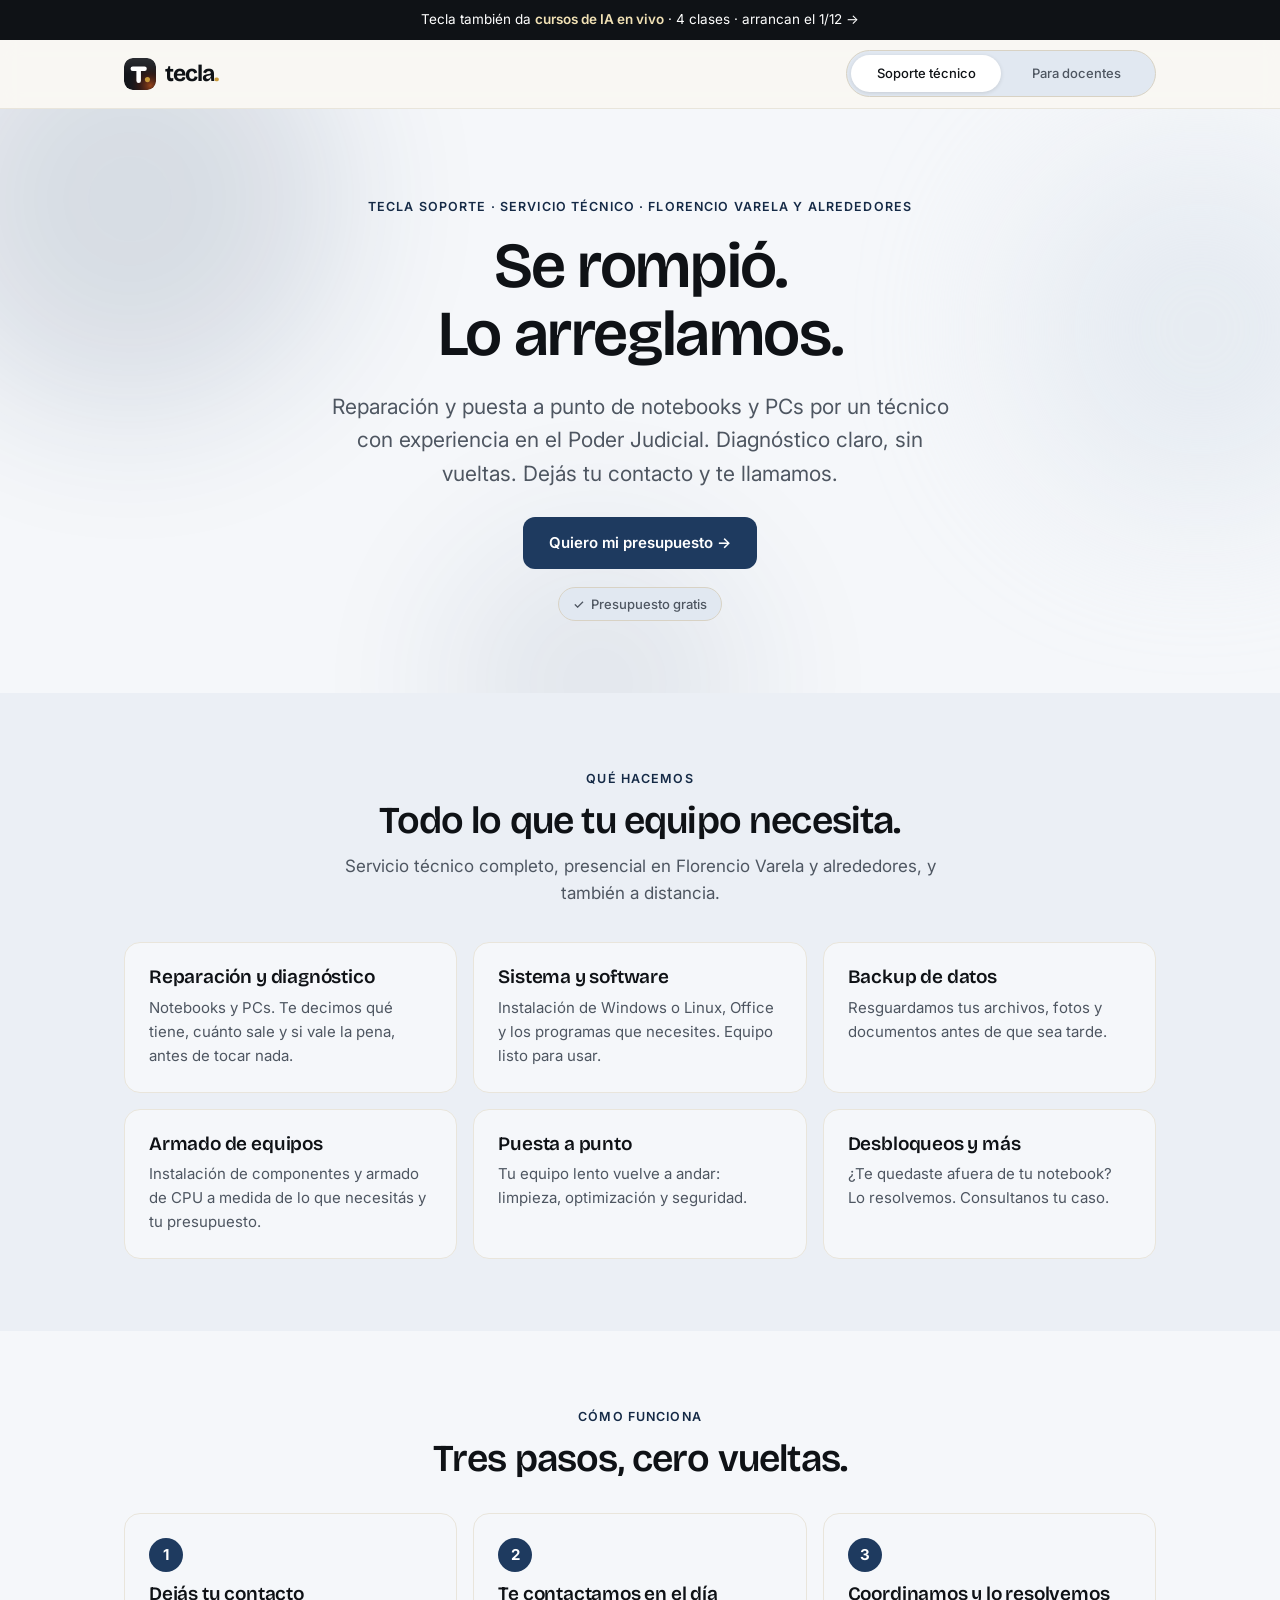
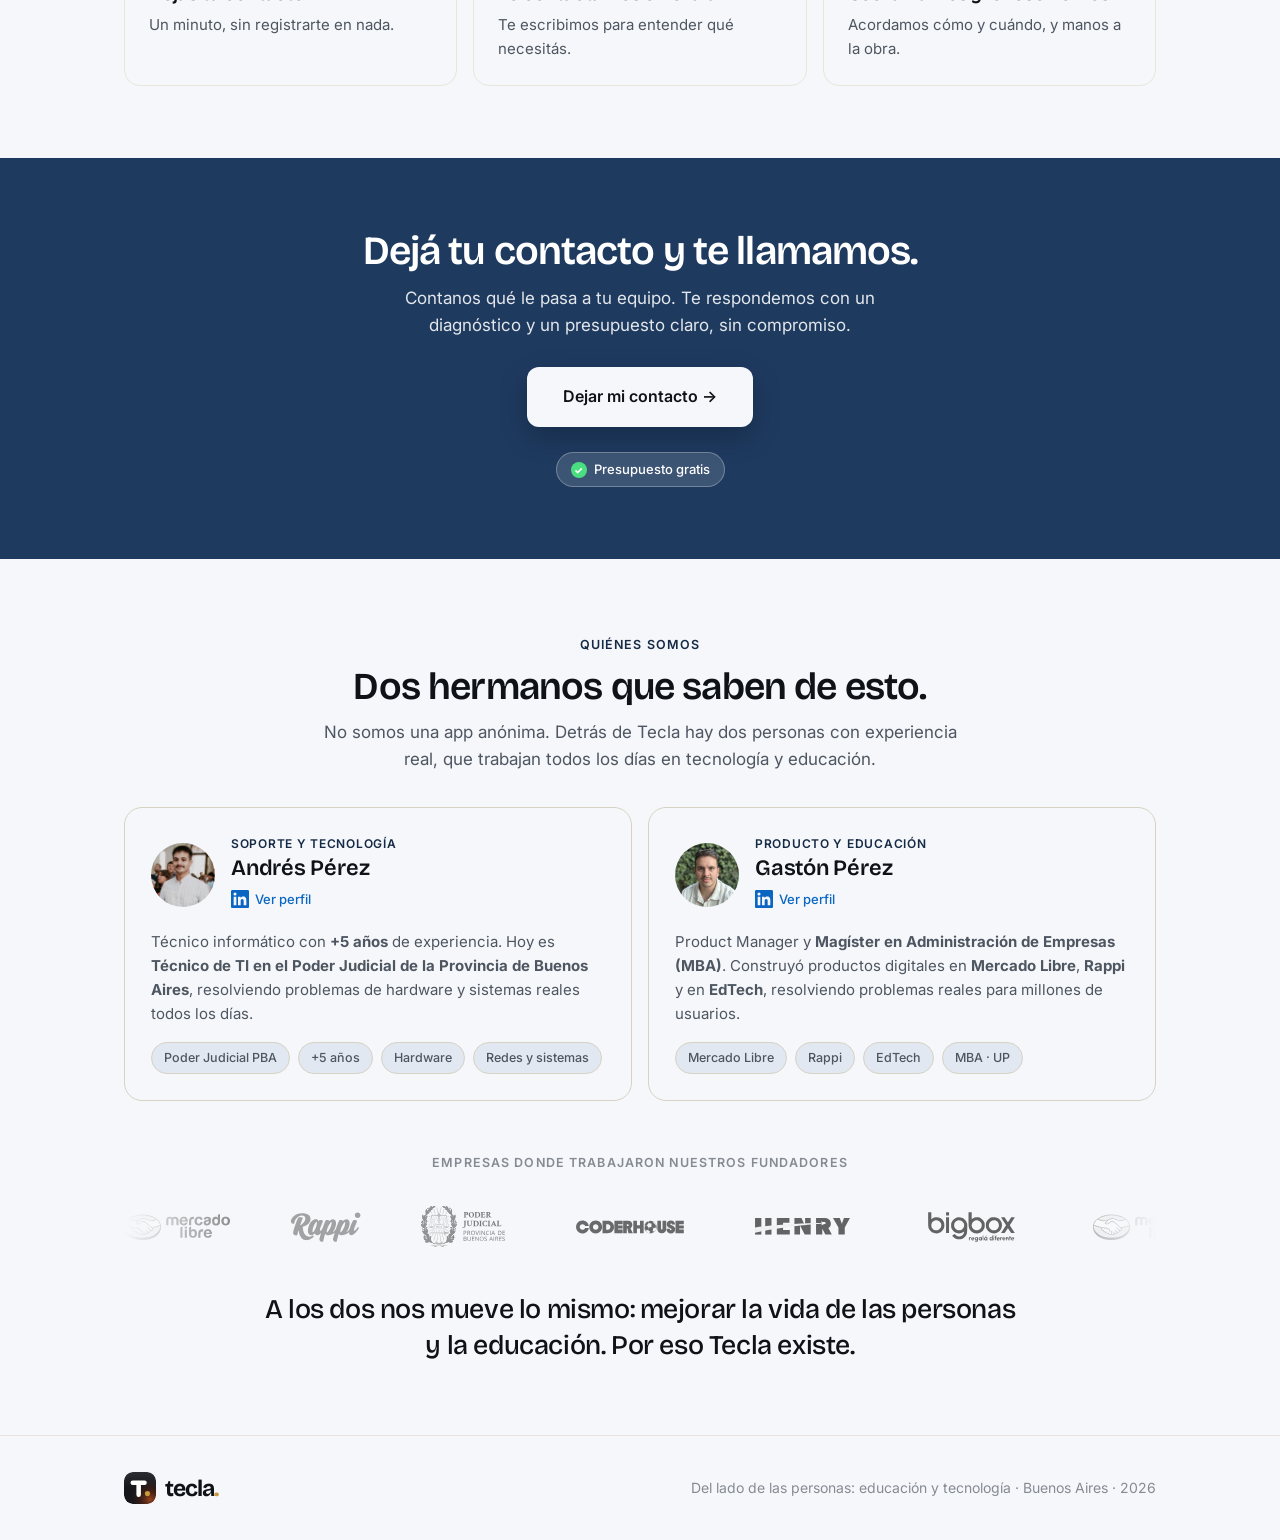
<file: soporte/index.html>
<!doctype html>
<html lang="es">
<head>
<meta charset="utf-8">
<title>Tecla Soporte — Servicio técnico</title>
<link rel="canonical" href="https://www.somostecla.com/soporte">
<meta name="robots" content="index,follow">
<meta http-equiv="refresh" content="0;url=/servicios/?u=soporte">
<script>location.replace('/servicios/?u=soporte');</script>
</head>
<body>Redirigiendo a <a href="/servicios/?u=soporte">Tecla Soporte</a>…</body>
</html>
</file>
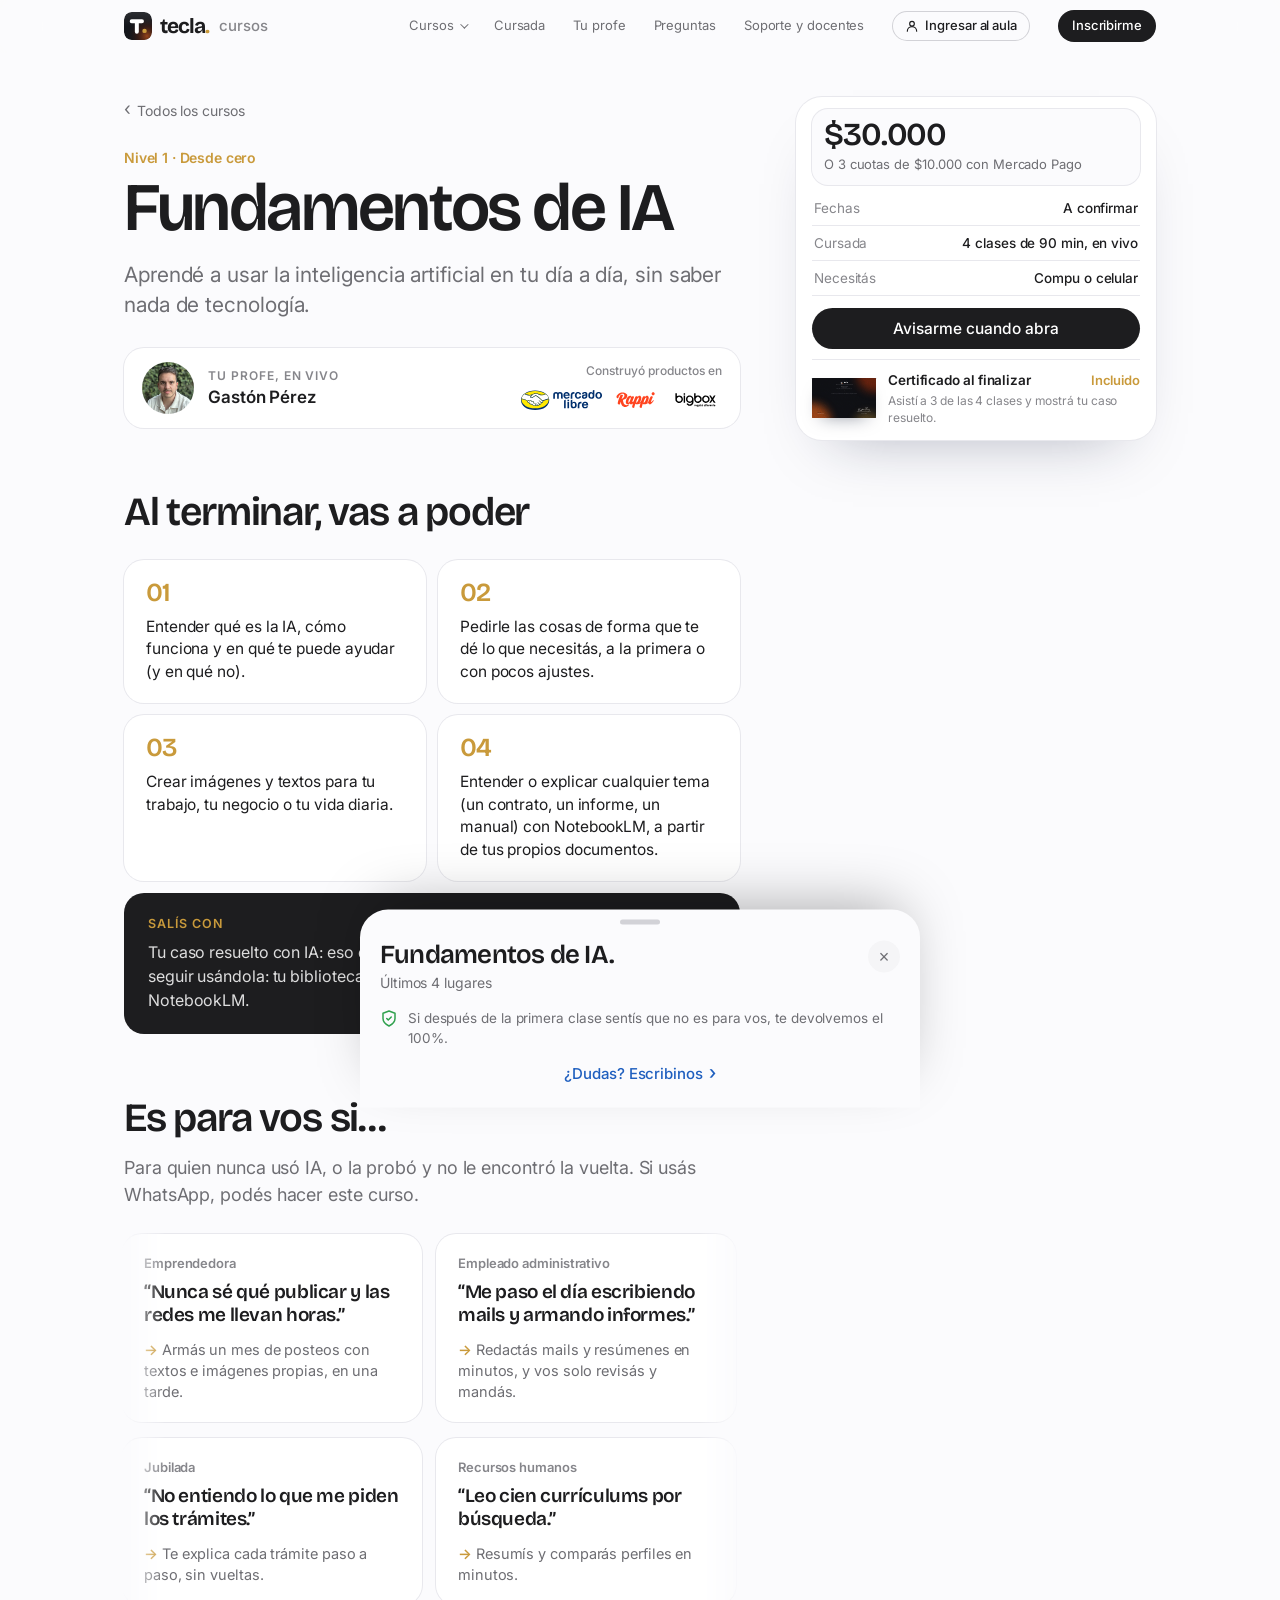
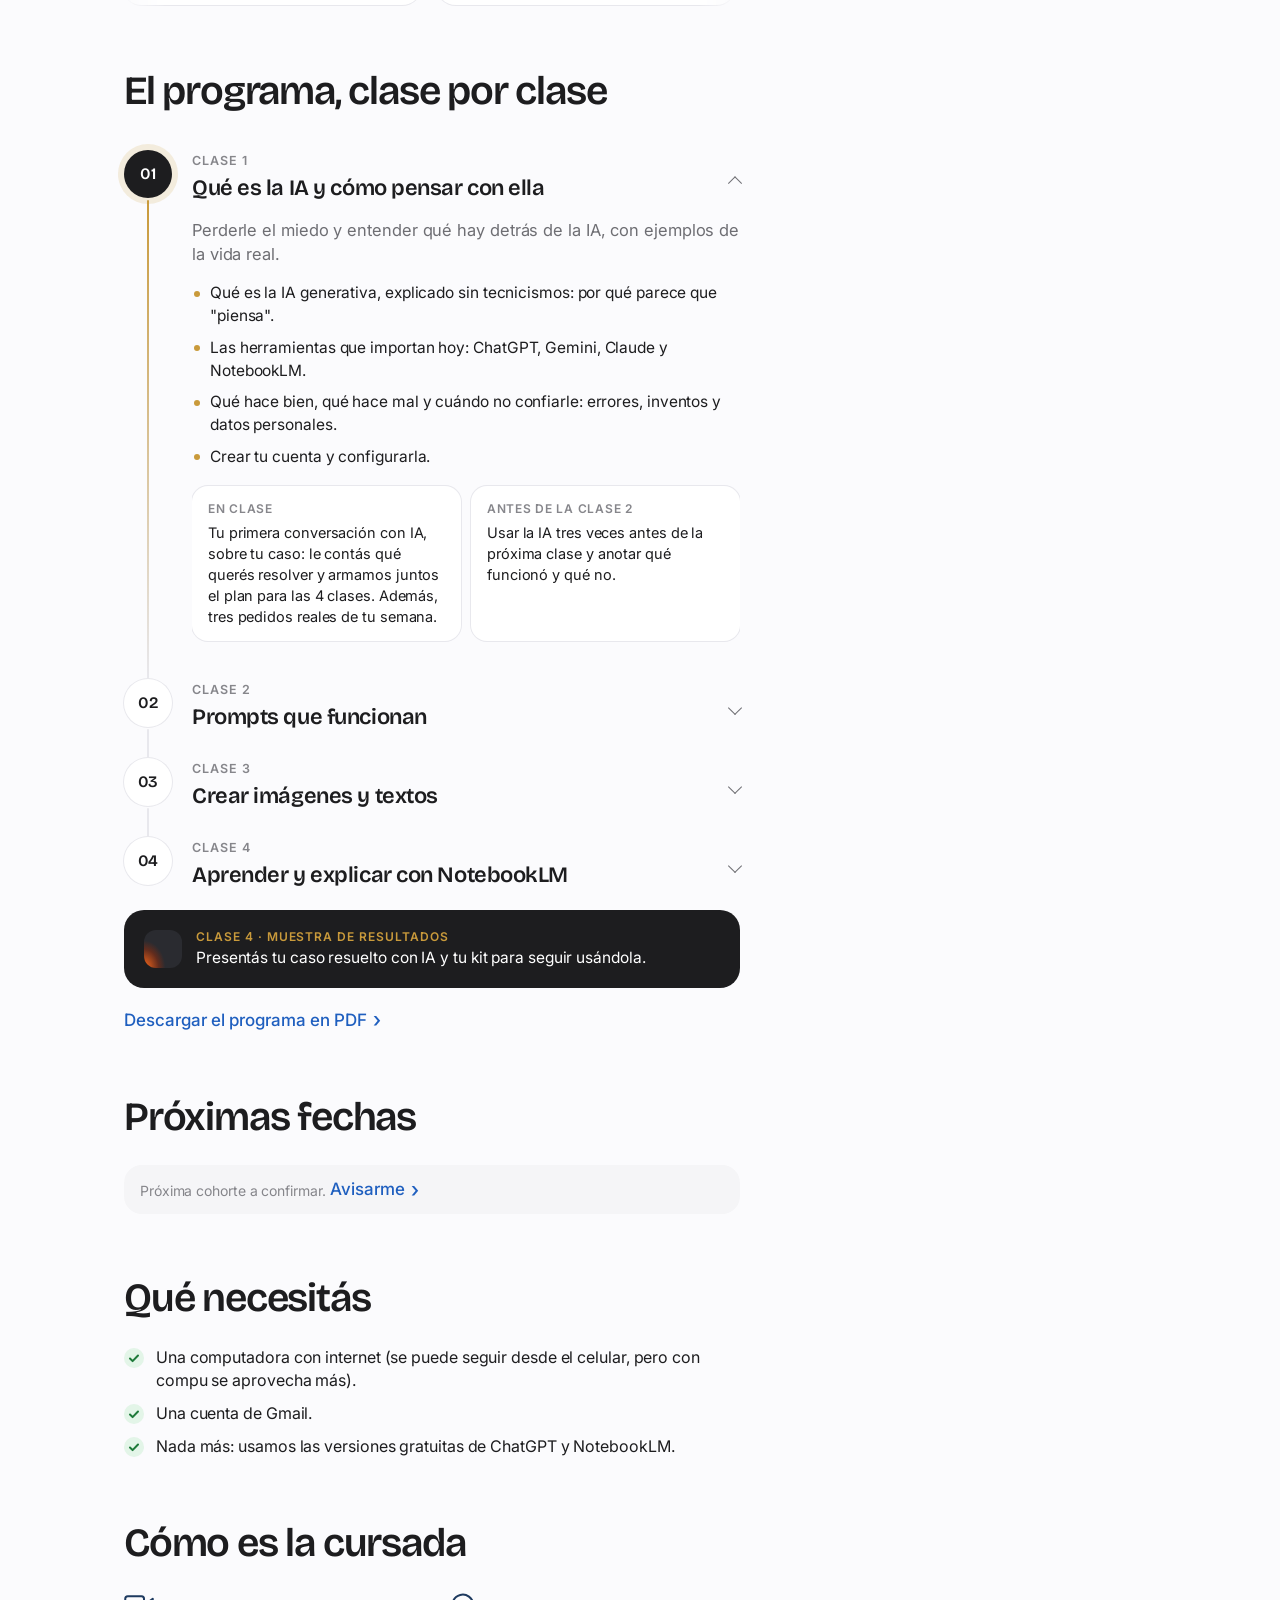
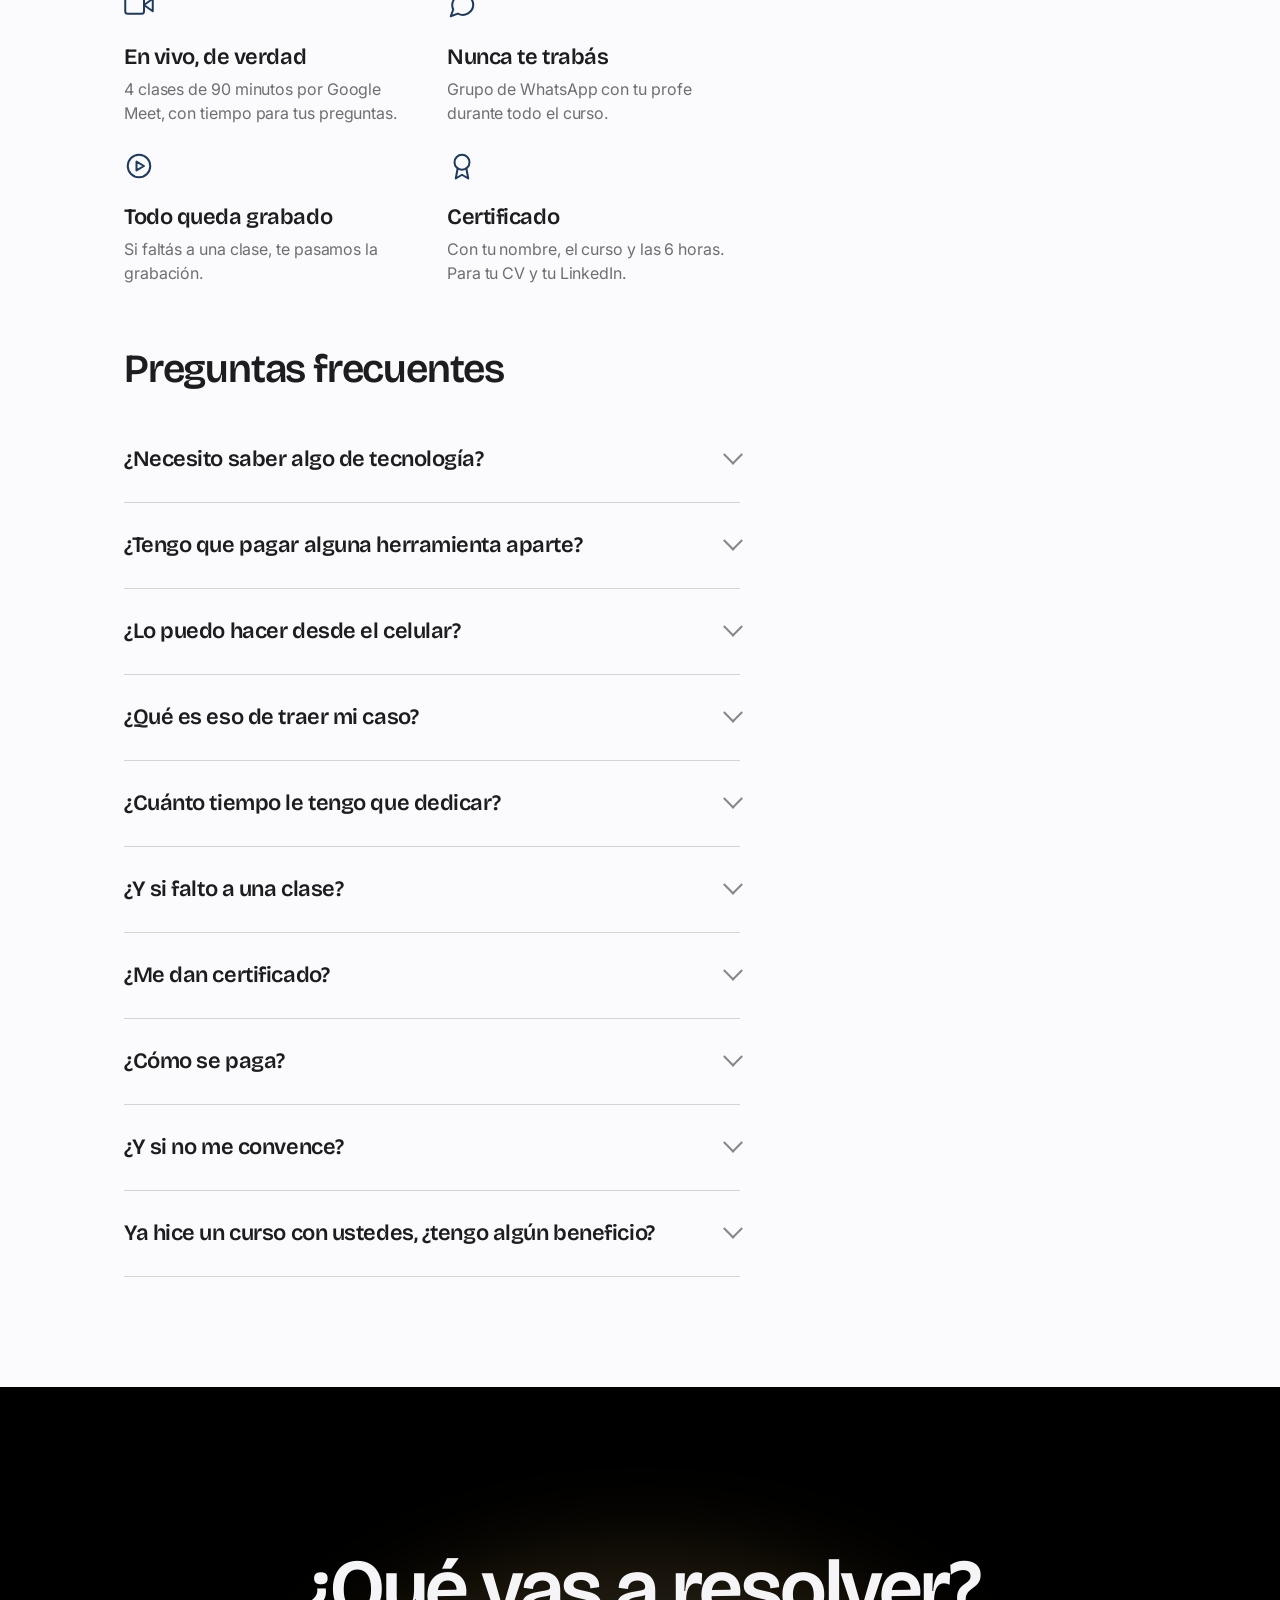
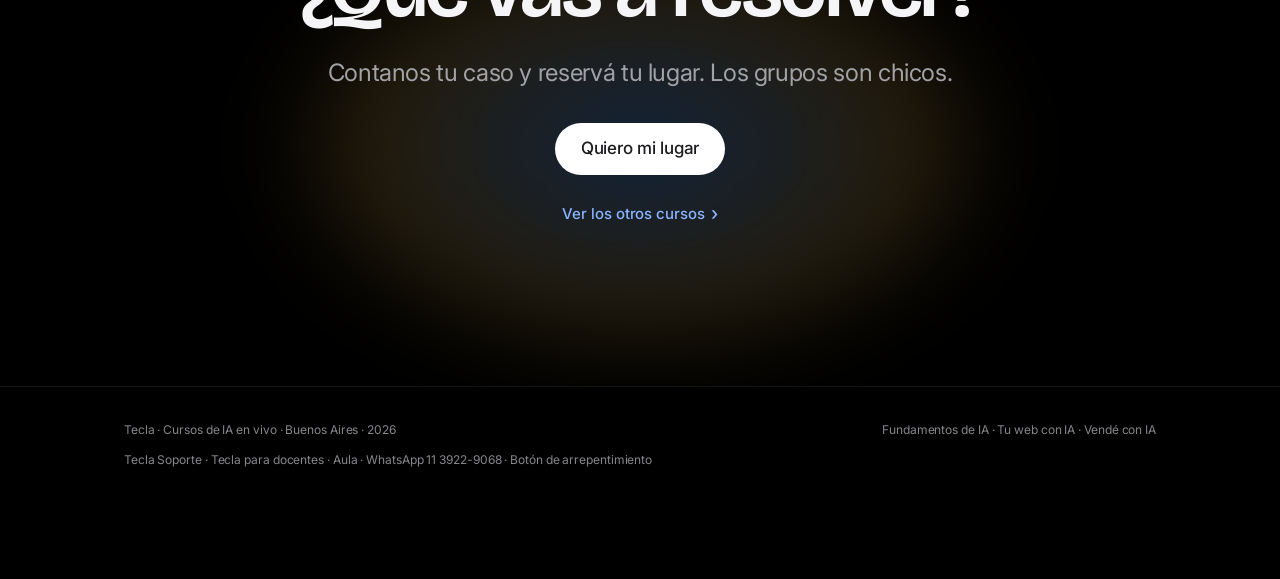
<file: cursos/fundamentos-de-ia/index.html>
<!DOCTYPE html>
<html lang="es">
<head>
<meta charset="UTF-8" />
<meta name="viewport" content="width=device-width, initial-scale=1.0" />
<!-- Página de curso: el contenido sale de /assets/tecla.js (CURSOS, slug "fundamentos-de-ia"). Para un curso nuevo, copiá esta carpeta y cambiá el slug y estos textos. -->
<title>Fundamentos de IA — curso en vivo | Tecla Cursos</title>
<meta name="description" content="IA desde cero, en 4 clases en vivo. Para quien nunca usó IA o no le encontró la vuelta: trabajás sobre un caso real tuyo y salís con la IA resolviéndolo." />
<link rel="canonical" href="https://www.somostecla.com/cursos/fundamentos-de-ia/" />
<meta name="theme-color" content="#fbfbfd" />
<link rel="icon" type="image/svg+xml" href="/favicon.svg?v=2" />
<link rel="icon" type="image/png" href="/favicon-512.png?v=2" />
<link rel="apple-touch-icon" href="/favicon-512.png?v=2" />
<meta property="og:type" content="website" />
<meta property="og:site_name" content="Tecla" />
<meta property="og:title" content="Fundamentos de IA — Tecla Cursos" />
<meta property="og:description" content="IA desde cero, en 4 clases en vivo. Para quien nunca usó IA o no le encontró la vuelta: trabajás sobre un caso real tuyo y salís con la IA resolviéndolo." />
<meta property="og:image" content="https://www.somostecla.com/img/og-fundamentos-de-ia.jpg" />
<meta property="og:url" content="https://www.somostecla.com/cursos/fundamentos-de-ia/" />
<meta property="og:image:width" content="1200" />
<meta property="og:image:height" content="630" />
<meta name="twitter:card" content="summary_large_image" />
<script type="application/ld+json">{"@context":"https://schema.org","@type":"Course","name":"Fundamentos de IA","description":"IA desde cero, en 4 clases en vivo. Para quien nunca usó IA o no le encontró la vuelta: trabajás sobre un caso real tuyo y salís con la IA resolviéndolo.","provider":{"@type":"Organization","name":"Tecla","sameAs":"https://www.somostecla.com/"},"offers":{"@type":"Offer","price":"30000","priceCurrency":"ARS","category":"Paid"}}</script>
<script async src="https://www.googletagmanager.com/gtag/js?id=G-HF3KE27QBG"></script>
<script>window.dataLayer=window.dataLayer||[];function gtag(){dataLayer.push(arguments);}gtag('js',new Date());gtag('config','G-HF3KE27QBG');</script>
<link rel="preconnect" href="https://fonts.googleapis.com">
<link rel="preconnect" href="https://fonts.gstatic.com" crossorigin>
<link href="https://fonts.googleapis.com/css2?family=Bricolage+Grotesque:opsz,wght@12..96,400;12..96,500;12..96,600;12..96,700&family=Inter:wght@400;500;600&display=swap" rel="stylesheet">
<link href="https://fonts.googleapis.com/css2?family=Mrs+Saint+Delafield&display=swap&text=Gast%C3%B3nP%C3%A9rez%20" rel="stylesheet">
<link rel="stylesheet" href="/assets/tecla.css?v=12">
</head>
<body data-curso="fundamentos-de-ia">
<nav class="top" id="top"></nav>
<main id="curso"><div class="wrap" style="padding:60px 24px"><h1>Fundamentos de IA</h1><p>IA desde cero, en 4 clases en vivo. Para quien nunca usó IA o no le encontró la vuelta: trabajás sobre un caso real tuyo y salís con la IA resolviéndolo.</p></div></main>
<footer id="foot"></footer>
<script src="/assets/tecla.js?v=9"></script>
</body>
</html>
</file>
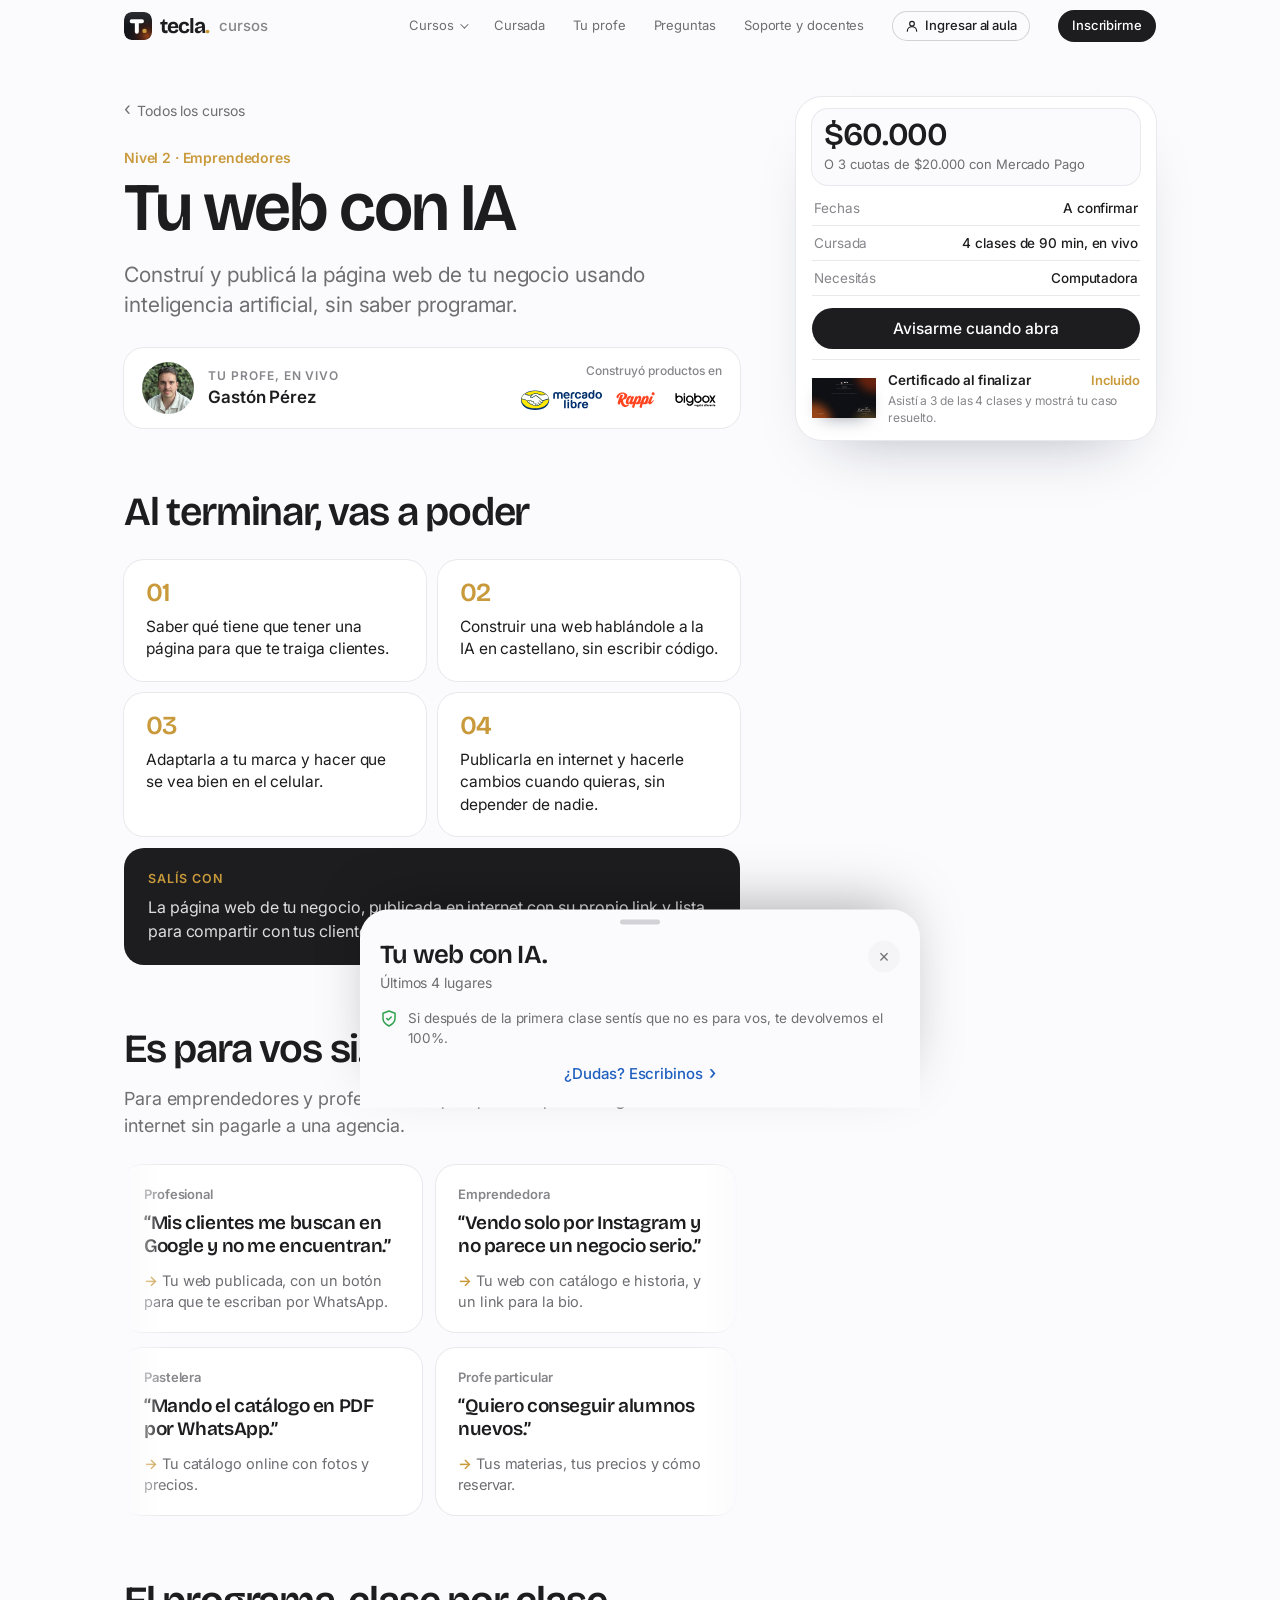
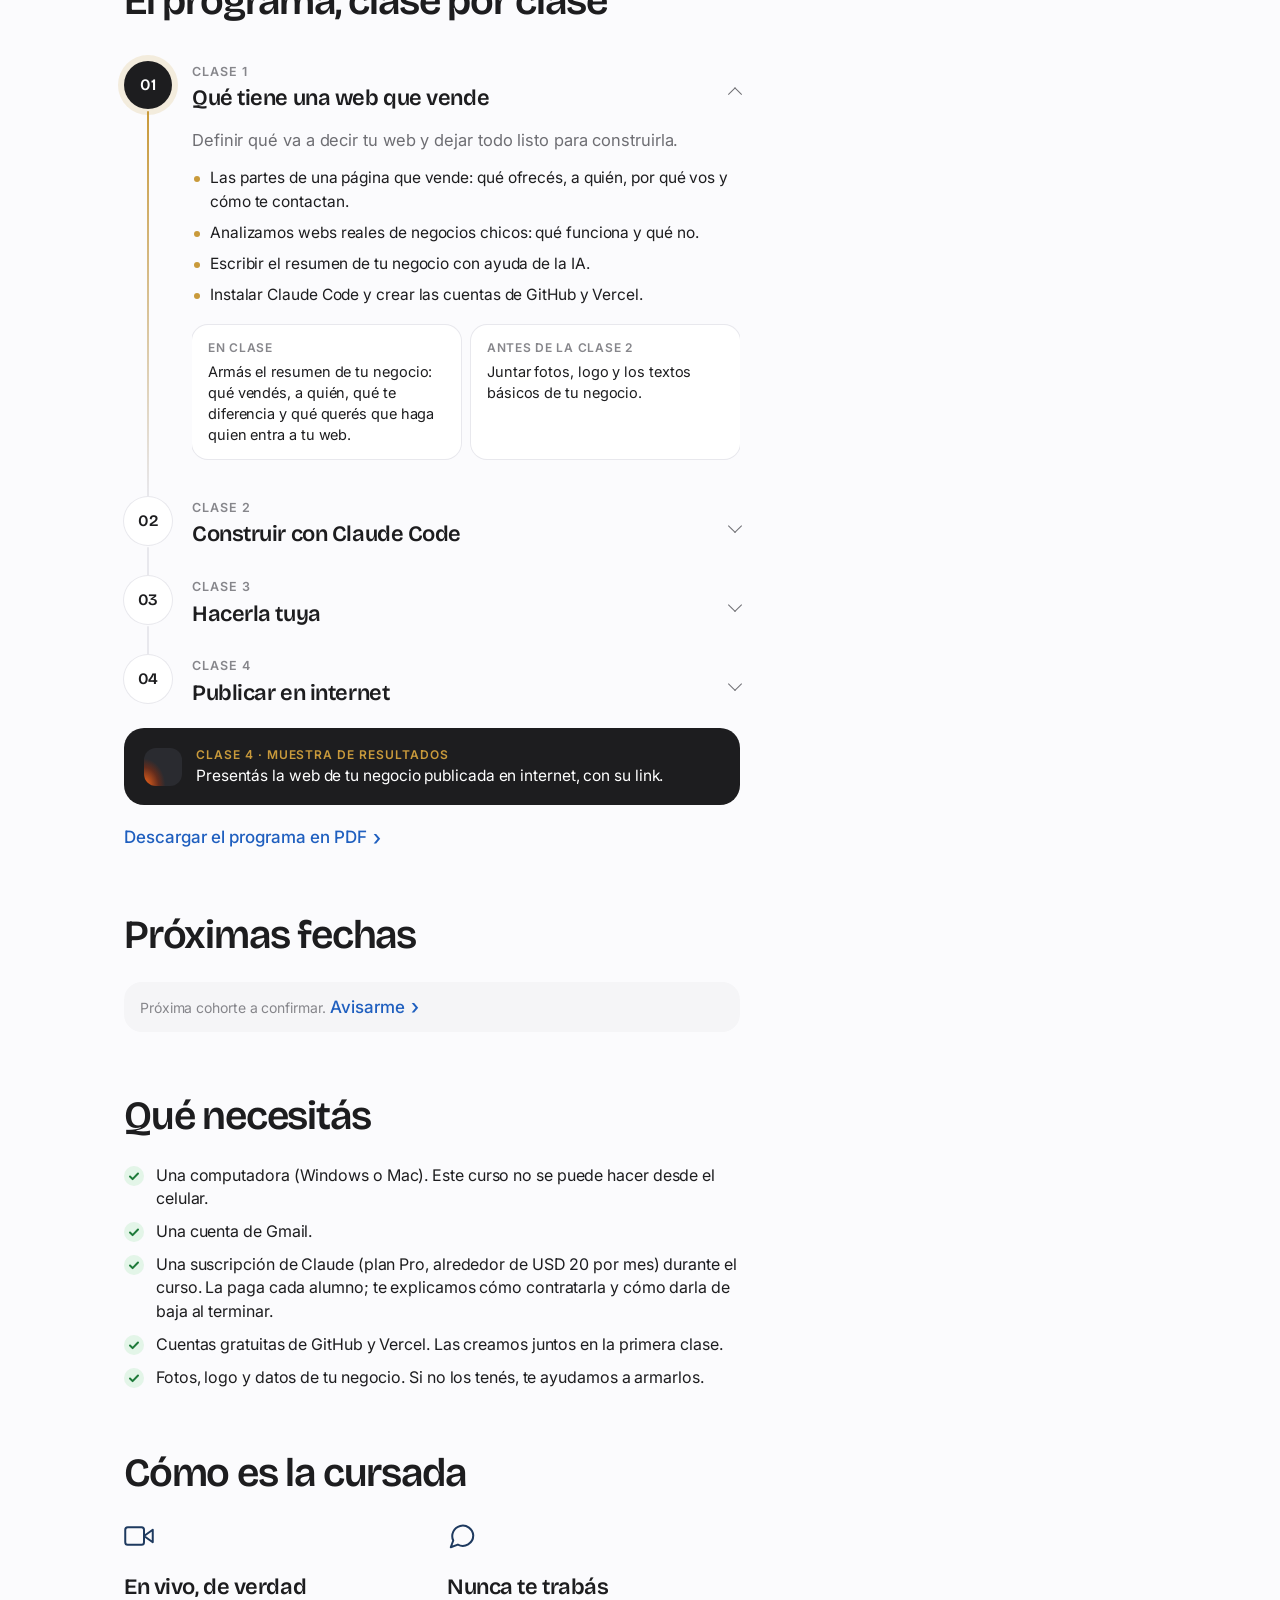
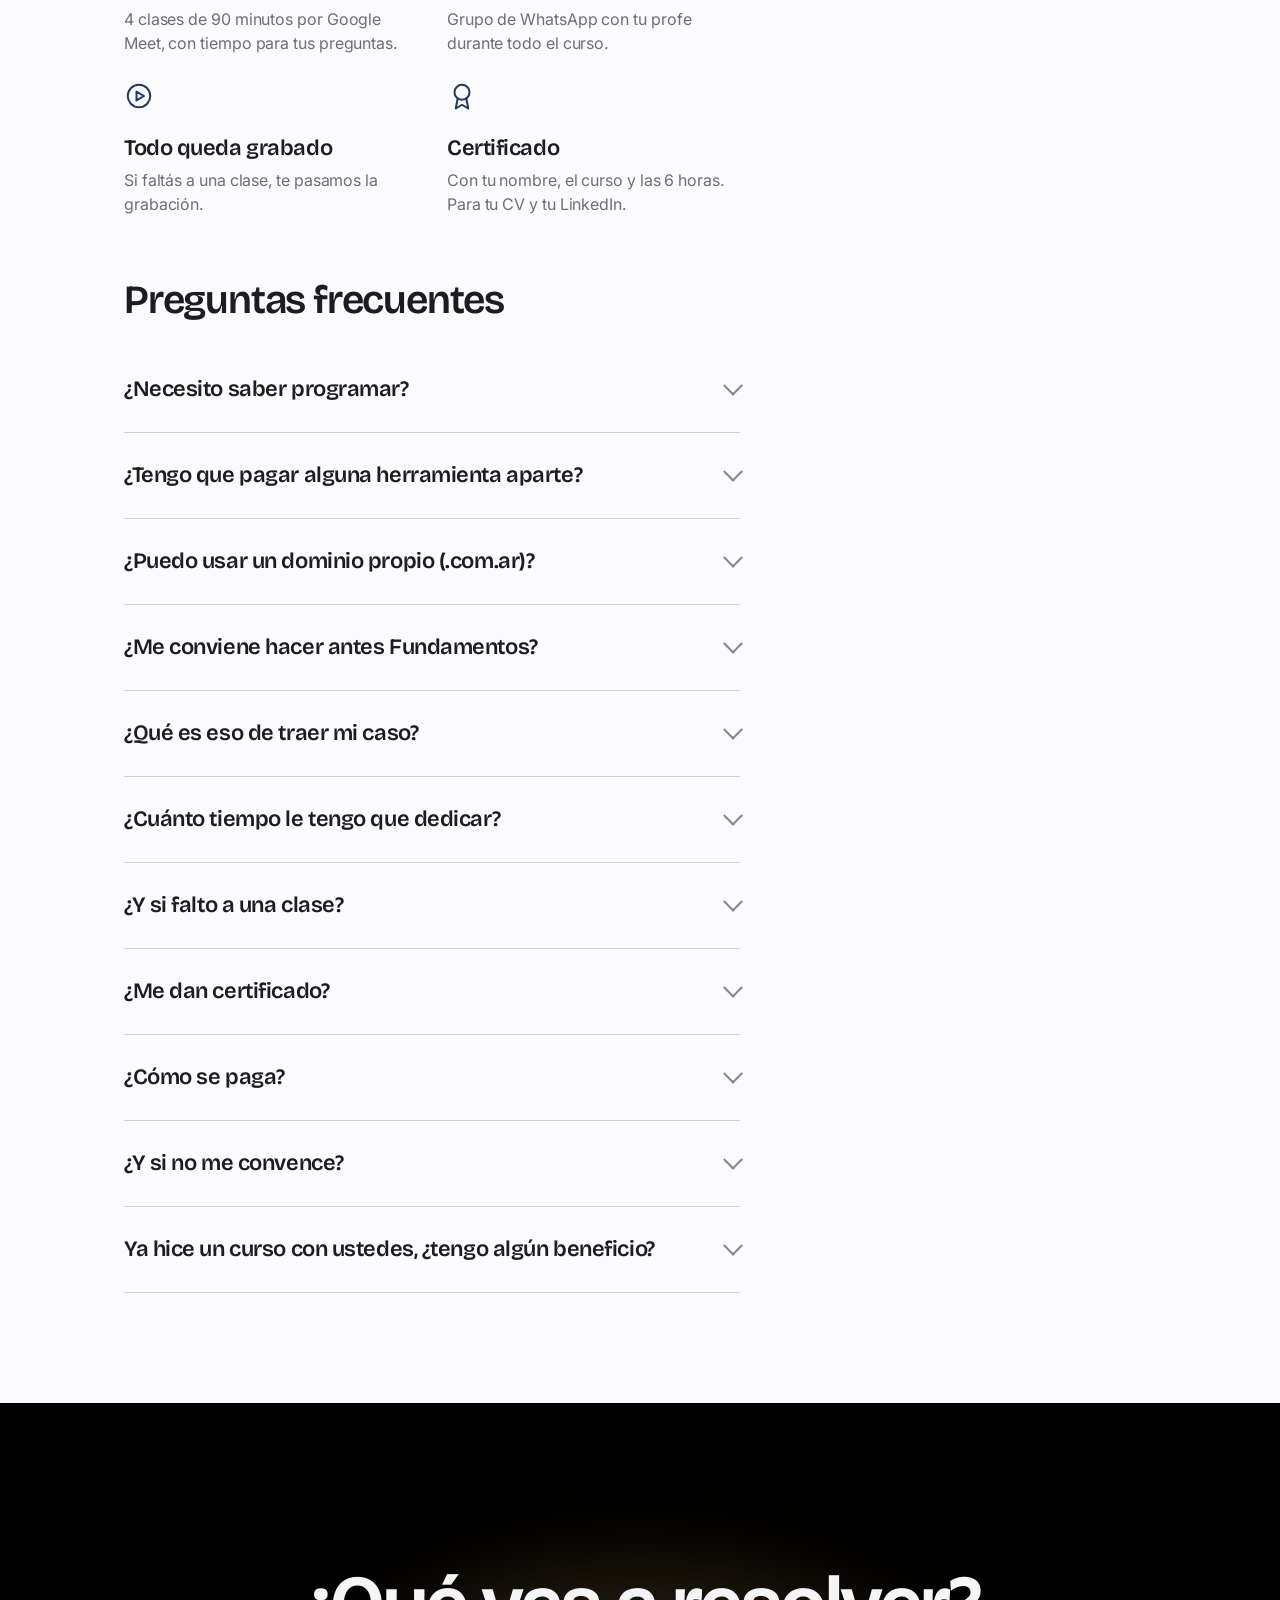
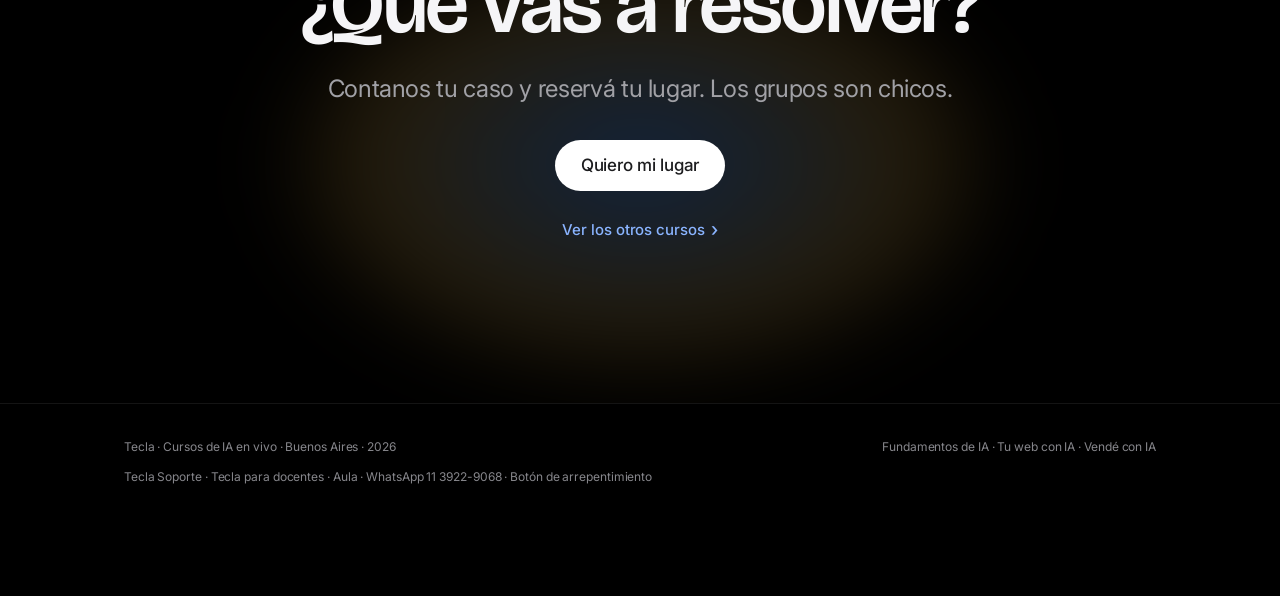
<file: cursos/tu-web-con-ia/index.html>
<!DOCTYPE html>
<html lang="es">
<head>
<meta charset="UTF-8" />
<meta name="viewport" content="width=device-width, initial-scale=1.0" />
<!-- Página de curso: el contenido sale de /assets/tecla.js (CURSOS, slug "tu-web-con-ia"). Para un curso nuevo, copiá esta carpeta y cambiá el slug y estos textos. -->
<title>Tu web con IA — curso en vivo | Tecla Cursos</title>
<meta name="description" content="En 4 clases en vivo construís y publicás la web de tu negocio usando IA, sin saber programar. Salís con tu web online y su link." />
<link rel="canonical" href="https://www.somostecla.com/cursos/tu-web-con-ia/" />
<meta name="theme-color" content="#fbfbfd" />
<link rel="icon" type="image/svg+xml" href="/favicon.svg?v=2" />
<link rel="icon" type="image/png" href="/favicon-512.png?v=2" />
<link rel="apple-touch-icon" href="/favicon-512.png?v=2" />
<meta property="og:type" content="website" />
<meta property="og:site_name" content="Tecla" />
<meta property="og:title" content="Tu web con IA — Tecla Cursos" />
<meta property="og:description" content="En 4 clases en vivo construís y publicás la web de tu negocio usando IA, sin saber programar. Salís con tu web online y su link." />
<meta property="og:image" content="https://www.somostecla.com/img/og-tu-web-con-ia.jpg" />
<meta property="og:url" content="https://www.somostecla.com/cursos/tu-web-con-ia/" />
<meta property="og:image:width" content="1200" />
<meta property="og:image:height" content="630" />
<meta name="twitter:card" content="summary_large_image" />
<script type="application/ld+json">{"@context":"https://schema.org","@type":"Course","name":"Tu web con IA","description":"En 4 clases en vivo construís y publicás la web de tu negocio usando IA, sin saber programar. Salís con tu web online y su link.","provider":{"@type":"Organization","name":"Tecla","sameAs":"https://www.somostecla.com/"},"offers":{"@type":"Offer","price":"60000","priceCurrency":"ARS","category":"Paid"}}</script>
<script async src="https://www.googletagmanager.com/gtag/js?id=G-HF3KE27QBG"></script>
<script>window.dataLayer=window.dataLayer||[];function gtag(){dataLayer.push(arguments);}gtag('js',new Date());gtag('config','G-HF3KE27QBG');</script>
<link rel="preconnect" href="https://fonts.googleapis.com">
<link rel="preconnect" href="https://fonts.gstatic.com" crossorigin>
<link href="https://fonts.googleapis.com/css2?family=Bricolage+Grotesque:opsz,wght@12..96,400;12..96,500;12..96,600;12..96,700&family=Inter:wght@400;500;600&display=swap" rel="stylesheet">
<link href="https://fonts.googleapis.com/css2?family=Mrs+Saint+Delafield&display=swap&text=Gast%C3%B3nP%C3%A9rez%20" rel="stylesheet">
<link rel="stylesheet" href="/assets/tecla.css?v=12">
</head>
<body data-curso="tu-web-con-ia">
<nav class="top" id="top"></nav>
<main id="curso"><div class="wrap" style="padding:60px 24px"><h1>Tu web con IA</h1><p>En 4 clases en vivo construís y publicás la web de tu negocio usando IA, sin saber programar. Salís con tu web online y su link.</p></div></main>
<footer id="foot"></footer>
<script src="/assets/tecla.js?v=9"></script>
</body>
</html>
</file>
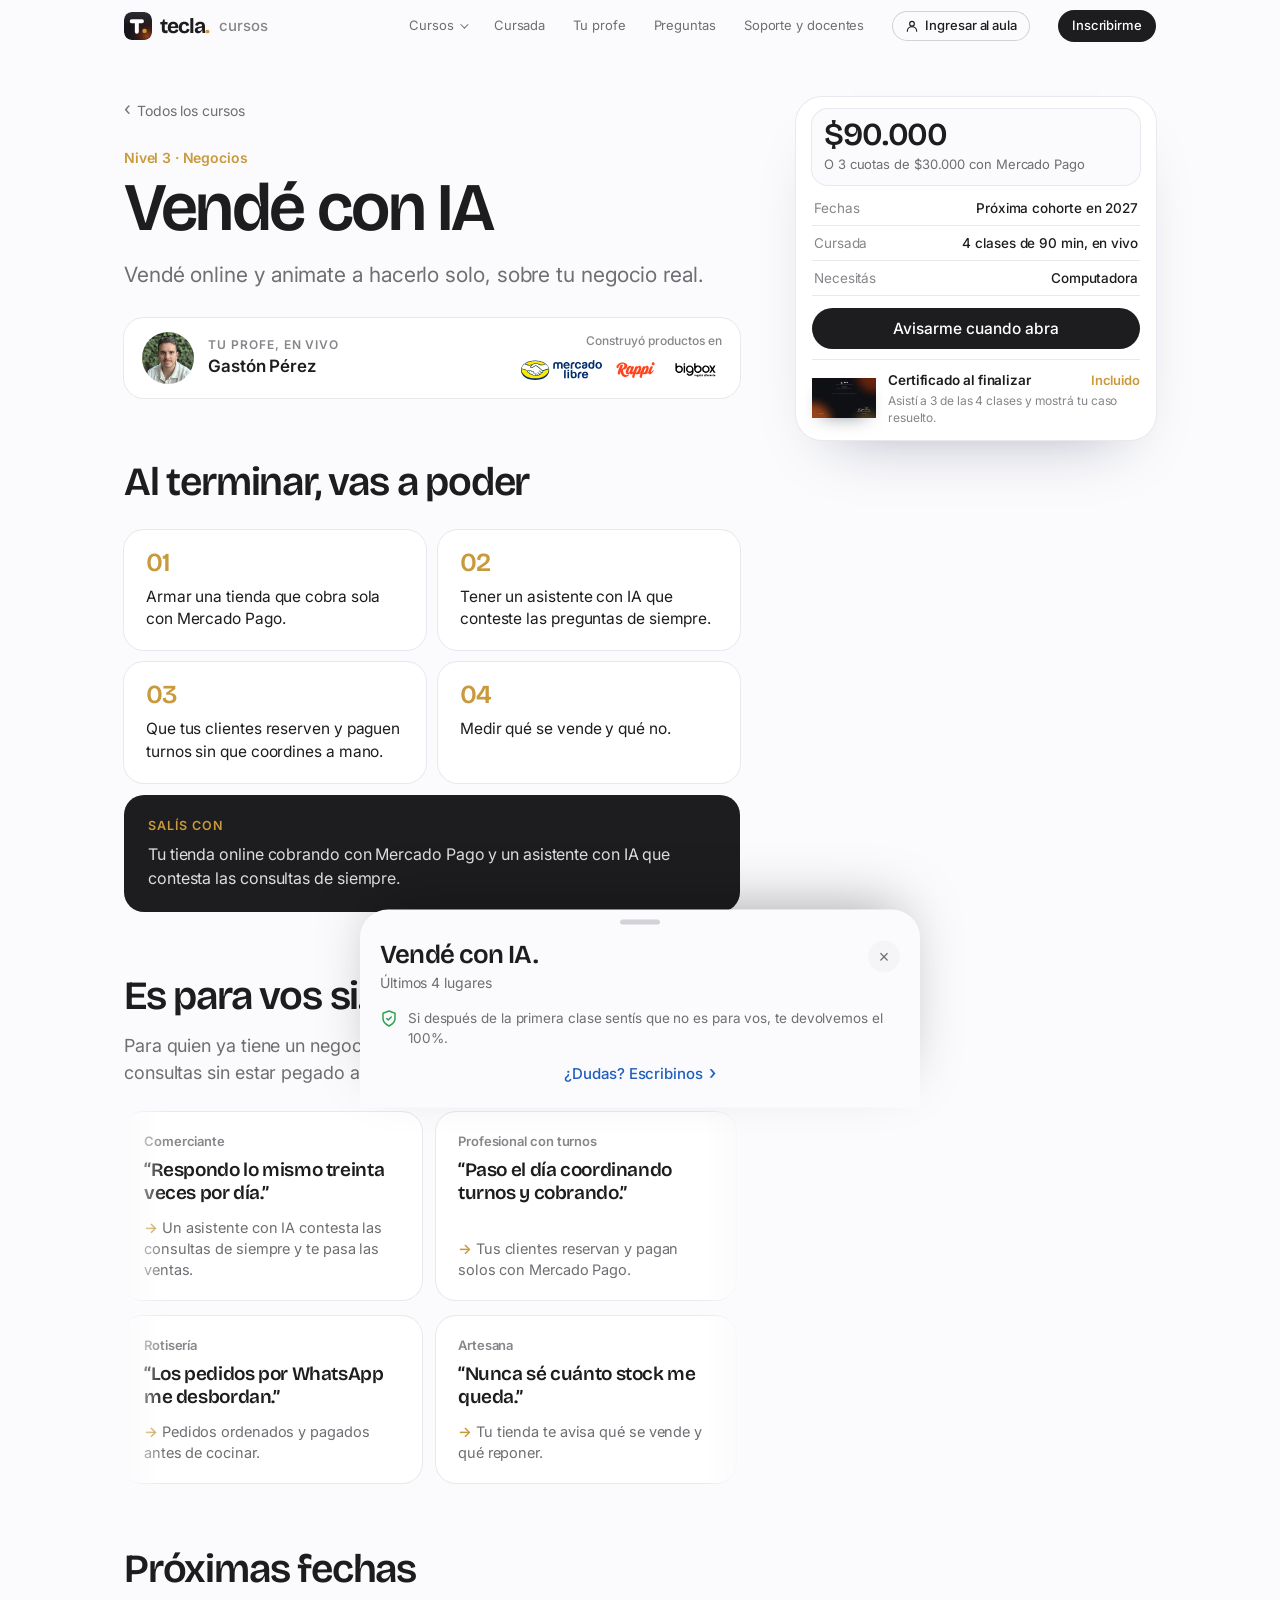
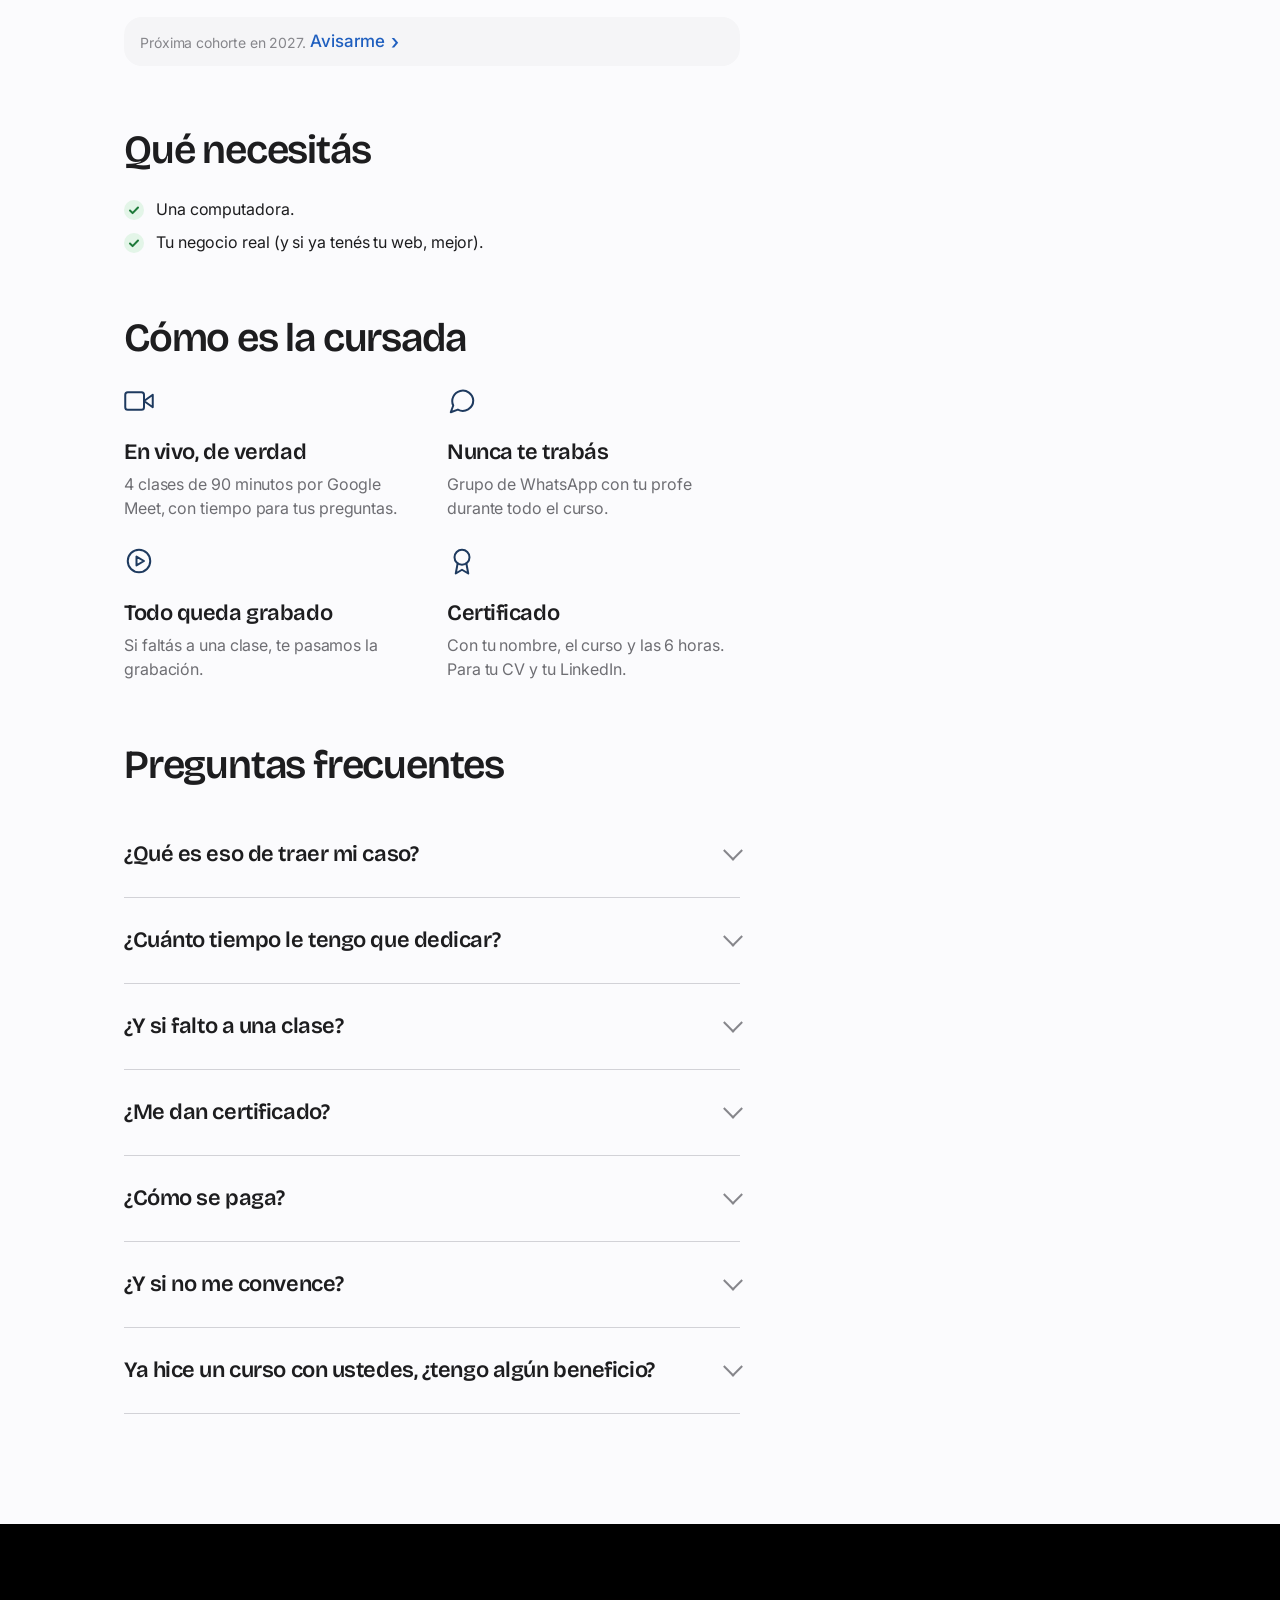
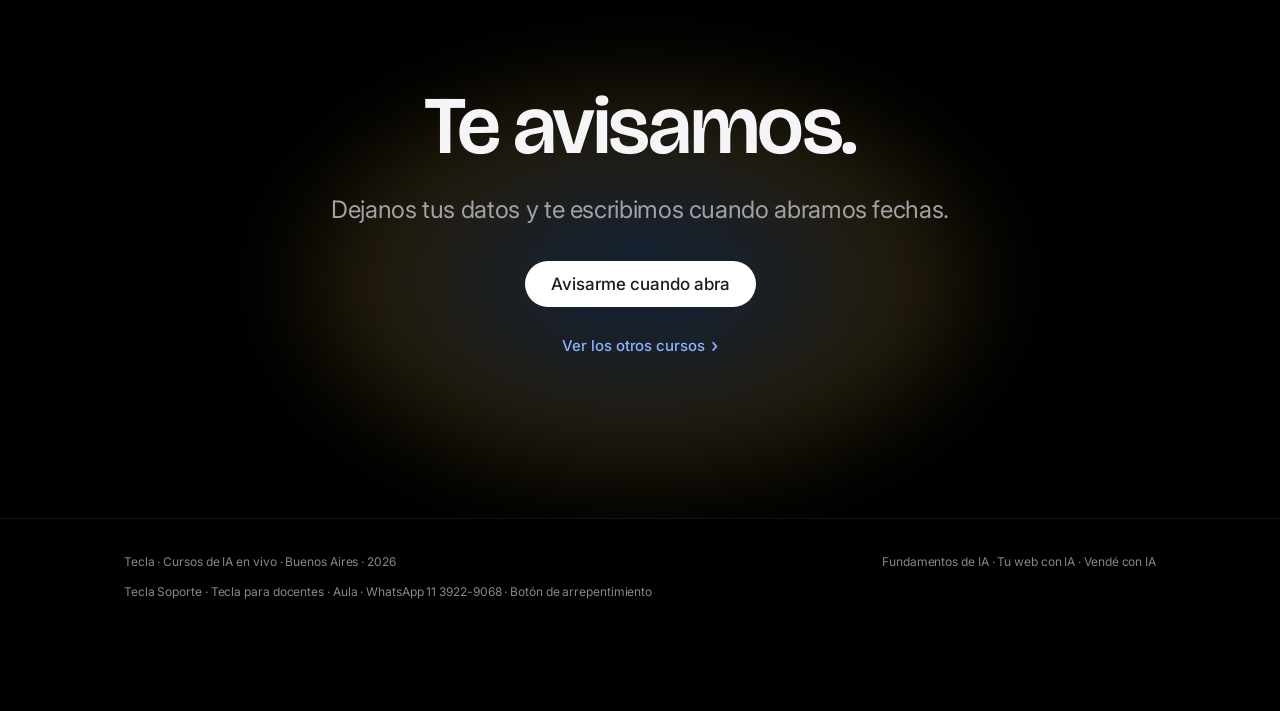
<file: cursos/vende-con-ia/index.html>
<!DOCTYPE html>
<html lang="es">
<head>
<meta charset="UTF-8" />
<meta name="viewport" content="width=device-width, initial-scale=1.0" />
<!-- Página de curso: el contenido sale de /assets/tecla.js (CURSOS, slug "vende-con-ia"). Para un curso nuevo, copiá esta carpeta y cambiá el slug y estos textos. -->
<title>Vendé con IA — curso en vivo | Tecla Cursos</title>
<meta name="description" content="Vendé online con IA sobre tu negocio real: tu tienda cobrando con Mercado Pago y un asistente que atiende por vos. Próxima cohorte en 2027." />
<link rel="canonical" href="https://www.somostecla.com/cursos/vende-con-ia/" />
<meta name="theme-color" content="#fbfbfd" />
<link rel="icon" type="image/svg+xml" href="/favicon.svg?v=2" />
<link rel="icon" type="image/png" href="/favicon-512.png?v=2" />
<link rel="apple-touch-icon" href="/favicon-512.png?v=2" />
<meta property="og:type" content="website" />
<meta property="og:site_name" content="Tecla" />
<meta property="og:title" content="Vendé con IA — Tecla Cursos" />
<meta property="og:description" content="Vendé online con IA sobre tu negocio real: tu tienda cobrando con Mercado Pago y un asistente que atiende por vos. Próxima cohorte en 2027." />
<meta property="og:image" content="https://www.somostecla.com/img/og-vende-con-ia.jpg" />
<meta property="og:url" content="https://www.somostecla.com/cursos/vende-con-ia/" />
<meta property="og:image:width" content="1200" />
<meta property="og:image:height" content="630" />
<meta name="twitter:card" content="summary_large_image" />
<script type="application/ld+json">{"@context":"https://schema.org","@type":"Course","name":"Vendé con IA","description":"Vendé online con IA sobre tu negocio real: tu tienda cobrando con Mercado Pago y un asistente que atiende por vos. Próxima cohorte en 2027.","provider":{"@type":"Organization","name":"Tecla","sameAs":"https://www.somostecla.com/"},"offers":{"@type":"Offer","price":"90000","priceCurrency":"ARS","category":"Paid"}}</script>
<script async src="https://www.googletagmanager.com/gtag/js?id=G-HF3KE27QBG"></script>
<script>window.dataLayer=window.dataLayer||[];function gtag(){dataLayer.push(arguments);}gtag('js',new Date());gtag('config','G-HF3KE27QBG');</script>
<link rel="preconnect" href="https://fonts.googleapis.com">
<link rel="preconnect" href="https://fonts.gstatic.com" crossorigin>
<link href="https://fonts.googleapis.com/css2?family=Bricolage+Grotesque:opsz,wght@12..96,400;12..96,500;12..96,600;12..96,700&family=Inter:wght@400;500;600&display=swap" rel="stylesheet">
<link href="https://fonts.googleapis.com/css2?family=Mrs+Saint+Delafield&display=swap&text=Gast%C3%B3nP%C3%A9rez%20" rel="stylesheet">
<link rel="stylesheet" href="/assets/tecla.css?v=12">
</head>
<body data-curso="vende-con-ia">
<nav class="top" id="top"></nav>
<main id="curso"><div class="wrap" style="padding:60px 24px"><h1>Vendé con IA</h1><p>Vendé online con IA sobre tu negocio real: tu tienda cobrando con Mercado Pago y un asistente que atiende por vos. Próxima cohorte en 2027.</p></div></main>
<footer id="foot"></footer>
<script src="/assets/tecla.js?v=9"></script>
</body>
</html>
</file>
<file: assets/tecla.css>
/* Tecla — estilos compartidos por la home y las páginas de cada curso */
:root{
  --bg:#fbfbfd; --bg2:#f5f5f7; --card:#ffffff;
  --ink:#1d1d1f; --ink2:#6e6e73; --ink3:#86868b;
  --line:#d2d2d7; --line2:#e8e8ed;
  --brand:#1E3A5F; --link:#1f5fbf; --gold:#C99A3B;
  --maxw:1080px;
  --ease:cubic-bezier(.22,.61,.36,1);
  --display:'Bricolage Grotesque',-apple-system,system-ui,sans-serif;
}
*{box-sizing:border-box;margin:0;padding:0}
html{scroll-behavior:smooth}
body{background:var(--bg);color:var(--ink);font-family:'Inter',-apple-system,system-ui,sans-serif;font-size:17px;line-height:1.5;-webkit-font-smoothing:antialiased;overflow-x:hidden;letter-spacing:-.005em}
a{color:inherit;text-decoration:none}
img{display:block;max-width:100%}
.wrap{max-width:var(--maxw);margin:0 auto;padding:0 24px}
h1,h2,h3{font-family:var(--display);font-weight:600;letter-spacing:-.03em;line-height:1.04}
section{padding:140px 0}
.alt{background:var(--bg2)}
.eyebrow{font-size:17px;font-weight:600;color:var(--gold);letter-spacing:-.01em;margin-bottom:10px;display:block}
.h-xl{font-size:clamp(42px,6.4vw,84px)}
.h-l{font-size:clamp(38px,5.6vw,64px)}
.center{text-align:center}
.sub{font-size:clamp(19px,2vw,24px);color:var(--ink2);line-height:1.4;letter-spacing:-.015em;max-width:680px}
.center .sub{margin-left:auto;margin-right:auto}
.grad{background:linear-gradient(92deg,#1E3A5F 0%,#2f64b0 30%,#7b5cc4 62%,#d0893a 100%);-webkit-background-clip:text;background-clip:text;color:transparent}

/* botones */
.pill{display:inline-flex;align-items:center;justify-content:center;gap:8px;background:var(--ink);color:#fff;font-size:17px;font-weight:500;padding:13px 26px;border-radius:980px;border:0;cursor:pointer;font-family:inherit;transition:background .2s,transform .2s var(--ease)}
.pill:hover{background:#000;transform:scale(1.02)}
.pill.light{background:#fff;color:var(--ink)}
.pill.light:hover{background:#f0f0f2}
.pill.ghost{background:transparent;color:var(--ink);box-shadow:inset 0 0 0 1px var(--line)}
.pill.ghost:hover{background:var(--bg2)}
.more{color:var(--link);font-size:17px;font-weight:500;display:inline-flex;align-items:center;gap:2px;background:none;border:0;cursor:pointer;font-family:inherit;padding:0}
.more::after{content:"›";font-size:1.25em;line-height:1;margin-left:4px;transition:transform .2s var(--ease)}
.more:hover::after{transform:translateX(3px)}
.more:hover{text-decoration:underline}
.ctas{display:flex;gap:28px;align-items:center;justify-content:center;flex-wrap:wrap;margin-top:34px}

/* aparición */
.rv{opacity:0;transform:translateY(28px);transition:opacity 1s var(--ease),transform 1s var(--ease)}
.rv.in{opacity:1;transform:none}
.d1{transition-delay:.08s}.d2{transition-delay:.16s}.d3{transition-delay:.24s}

/* NAV */
nav.top{position:sticky;top:0;z-index:50;background:rgba(251,251,253,.72);backdrop-filter:saturate(180%) blur(20px);-webkit-backdrop-filter:saturate(180%) blur(20px);border-bottom:1px solid transparent;transition:border-color .3s}
nav.top.scrolled{border-bottom-color:rgba(0,0,0,.08)}
.nav{display:flex;align-items:center;justify-content:space-between;height:52px}
.brand{display:flex;align-items:center;gap:8px}
.brand .mk{width:28px;height:28px;border-radius:8px}
.wm{font-family:var(--display);font-weight:700;font-size:21px;letter-spacing:-.045em;line-height:1}
.wm b{color:var(--gold);font-weight:700}
.brand i{font-style:normal;color:var(--ink3);font-size:15px;font-weight:500;margin-left:2px}
.nav-links{display:flex;align-items:center;gap:28px;font-size:13px;color:var(--ink2)}
.nav-links a:hover{color:var(--ink)}
.nav-links .pill{font-size:13px;padding:6px 14px;color:#fff}
.nav-links .aula-btn{display:inline-flex;align-items:center;gap:6px;color:var(--ink);font-weight:500;padding:5px 13px;border-radius:980px;box-shadow:inset 0 0 0 1px var(--line);transition:background .2s}
.nav-links .aula-btn:hover{background:var(--bg2)}
.nav-links .aula-btn svg{width:14px;height:14px}

/* HERO */
.hero{padding:92px 0 0;text-align:center;position:relative;overflow:hidden}
.badge{display:inline-flex;align-items:center;gap:8px;font-size:14px;font-weight:500;color:var(--ink2);background:#fff;box-shadow:0 0 0 1px var(--line2),0 1px 2px rgba(0,0,0,.04);padding:7px 14px;border-radius:980px;margin-bottom:28px}
.badge .dot{width:7px;height:7px;border-radius:50%;background:#30d158;box-shadow:0 0 0 0 rgba(48,209,88,.6);animation:ping 2.2s infinite}
@keyframes ping{70%{box-shadow:0 0 0 7px rgba(48,209,88,0)}100%{box-shadow:0 0 0 0 rgba(48,209,88,0)}}
.hero h1{max-width:1240px;margin:0 auto 26px}
.hero h1 span{display:block;text-wrap:balance}
.halo{position:absolute;left:50%;top:420px;width:1200px;height:700px;transform:translateX(-50%);background:radial-gradient(closest-side,rgba(47,100,176,.16),rgba(201,154,59,.10) 55%,transparent 75%);filter:blur(30px);pointer-events:none;z-index:0}
.hero .wrap{position:relative;z-index:1}

/* DISPOSITIVO */
.device-wrap{position:relative;max-width:1000px;margin:72px auto 0;padding:0 24px}
.device{position:relative;background:#0d0d0f;border-radius:22px 22px 6px 6px;padding:12px 12px 14px;box-shadow:0 0 0 1px #2a2a2e inset,0 60px 120px -40px rgba(20,30,60,.45),0 30px 60px -30px rgba(0,0,0,.35)}
.device::before{content:"";position:absolute;top:5px;left:50%;width:6px;height:6px;border-radius:50%;background:#1c1c20;transform:translateX(-50%)}
.screen{position:relative;aspect-ratio:16/10;border-radius:8px;overflow:hidden;background:#fbfbfd}
.hero-video{position:absolute;inset:0;width:100%;height:100%;object-fit:cover;display:block}
.stage{position:absolute;top:0;left:0;width:1000px;height:625px;transform-origin:0 0}
.base{height:16px;margin:0 -7%;background:linear-gradient(#e3e4e8,#b9bbc2 70%,#9a9ca3);border-radius:0 0 18px 18px;position:relative;box-shadow:0 22px 30px -16px rgba(0,0,0,.35)}
.base::before{content:"";position:absolute;top:0;left:50%;width:16%;height:6px;transform:translateX(-50%);background:linear-gradient(#c9cbd1,#a9abb2);border-radius:0 0 8px 8px}

/* app dentro de la pantalla (diseñada a 1000x625 y escalada) */
.app{display:grid;grid-template-columns:360px 1fr;height:100%;font-size:14px;text-align:left}
.side{background:#f7f7f9;border-right:1px solid #ececf0;display:flex;flex-direction:column;padding:18px}
.side-top{display:flex;align-items:center;gap:8px;font-weight:600;font-size:13px;color:var(--ink2);margin-bottom:18px}
.side-top b{width:22px;height:22px;border-radius:6px;background:var(--brand);color:#fff;display:flex;align-items:center;justify-content:center;font-family:'Fraunces',serif;font-style:italic;font-weight:500;font-size:13px}
.msgs{flex:1;display:flex;flex-direction:column;gap:12px}
.u{align-self:flex-end;max-width:92%;background:#1d1d1f;color:#fff;padding:11px 14px;border-radius:16px 16px 4px 16px;line-height:1.45;min-height:42px}
.caret{display:inline-block;width:2px;height:15px;background:currentColor;vertical-align:-2px;margin-left:1px;animation:blink 1s steps(1) infinite}
@keyframes blink{50%{opacity:0}}
.a{opacity:0;transform:translateY(6px);transition:.5s var(--ease);color:#3a3a3c;line-height:1.5}
.a.show{opacity:1;transform:none}
.steps{list-style:none;margin-top:10px;display:grid;gap:7px}
.steps li{display:flex;align-items:center;gap:9px;color:var(--ink3);transition:color .3s}
.steps li i{width:16px;height:16px;border-radius:50%;border:1.5px solid #c7c7cc;flex-shrink:0;position:relative;transition:.3s}
.steps li.ok{color:var(--ink)}
.steps li.ok i{background:#30d158;border-color:#30d158}
.steps li.ok i::after{content:"";position:absolute;left:4.5px;top:1.5px;width:4px;height:8px;border:solid #fff;border-width:0 2px 2px 0;transform:rotate(45deg)}
.compose{margin-top:12px;background:#fff;border:1px solid #e5e5ea;border-radius:12px;padding:10px 12px;color:var(--ink3);font-size:13px;display:flex;justify-content:space-between;align-items:center}
.compose span:last-child{width:24px;height:24px;border-radius:50%;background:#1d1d1f;display:flex;align-items:center;justify-content:center;color:#fff;font-size:12px}
.preview{display:flex;flex-direction:column;background:#ececf0}
.bbar{height:40px;display:flex;align-items:center;gap:7px;padding:0 14px;background:#f7f7f9;border-bottom:1px solid #e5e5ea}
.bbar i{width:10px;height:10px;border-radius:50%;background:#dcdce0}
.url{margin-left:14px;flex:1;max-width:360px;background:#fff;border-radius:7px;font-size:12px;color:var(--ink2);padding:5px 10px;display:flex;align-items:center;gap:6px}
.url svg{width:11px;height:11px}
.site{flex:1;background:#fff;margin:0;overflow:hidden;position:relative}
.blk{opacity:0;transform:translateY(14px);transition:opacity .7s var(--ease),transform .7s var(--ease)}
.blk.on{opacity:1;transform:none}
.s-nav{display:flex;justify-content:space-between;align-items:center;padding:16px 26px;font-size:13px}
.s-nav b{font-family:'Fraunces',serif;font-style:italic;font-weight:500;font-size:18px}
.s-nav span{color:var(--ink3)}
.s-hero{margin:0 18px;border-radius:14px;height:236px;position:relative;overflow:hidden;
  background:radial-gradient(120% 120% at 85% 20%,#f4c98a 0%,#d79a52 30%,#8f5326 62%,#4a2711 100%)}
.s-hero::after{content:"";position:absolute;inset:0;background:linear-gradient(90deg,rgba(30,14,4,.72),rgba(30,14,4,.1) 70%)}
.s-hero div{position:absolute;left:28px;bottom:28px;z-index:1;color:#fff}
.s-hero h4{font-family:var(--display);font-weight:600;font-size:34px;letter-spacing:-.03em;line-height:1.02}
.s-hero p{opacity:.8;margin:8px 0 14px;font-size:13px}
.s-hero span{display:inline-block;background:#fff;color:#1d1d1f;font-size:12px;font-weight:600;padding:8px 14px;border-radius:980px}
.s-prods{display:grid;grid-template-columns:repeat(3,1fr);gap:12px;padding:16px 18px}
.s-prods div{border-radius:12px;background:#f5f5f7;padding:10px;font-size:12px;font-weight:500}
.s-prods div::before{content:"";display:block;height:74px;border-radius:8px;margin-bottom:8px}
.s-prods div:nth-child(1)::before{background:radial-gradient(circle at 40% 35%,#f1d1a1,#c4884a 60%,#8a5428)}
.s-prods div:nth-child(2)::before{background:radial-gradient(circle at 60% 40%,#f7dca8,#dca25a 55%,#a86a2c)}
.s-prods div:nth-child(3)::before{background:radial-gradient(circle at 50% 30%,#f3e1cf,#c99a7a 55%,#7c4a3a)}
.s-prods small{display:block;color:var(--ink3);font-weight:400}
.toast{position:absolute;left:50%;bottom:18px;transform:translate(-50%,20px);opacity:0;background:rgba(29,29,31,.92);color:#fff;font-size:13px;padding:10px 16px;border-radius:980px;display:flex;gap:8px;align-items:center;transition:.6s var(--ease);backdrop-filter:blur(10px)}
.toast.show{opacity:1;transform:translate(-50%,0)}
.toast i{width:8px;height:8px;border-radius:50%;background:#30d158}

/* tarjetas flotantes del hero */
.float{position:absolute;z-index:2;background:rgba(255,255,255,.78);backdrop-filter:saturate(180%) blur(18px);-webkit-backdrop-filter:saturate(180%) blur(18px);border-radius:18px;box-shadow:0 0 0 1px rgba(0,0,0,.05),0 20px 40px -14px rgba(20,30,60,.25);padding:14px 16px;text-align:left;font-size:13px;color:var(--ink2);display:flex;align-items:center;gap:12px;}
.float b{display:block;color:var(--ink);font-size:14px;font-weight:600}
.float.f1{left:-34px;bottom:16%}
.float.f2{right:-18px;bottom:22%}
.faces{display:flex}
.faces img{width:34px;height:34px;border-radius:50%;object-fit:cover;border:2px solid #fff}
.faces img+img{margin-left:-10px}
.live{display:inline-flex;align-items:center;gap:5px;color:#e5484d;font-weight:600;font-size:11.5px}
.live::before{content:"";width:6px;height:6px;border-radius:50%;background:#e5484d}
.mini-cert{width:52px;height:34px;border-radius:5px;background:radial-gradient(70% 90% at 0% 100%,#ff6a1a 0%,rgba(154,45,10,.5) 45%,transparent 75%),radial-gradient(60% 70% at 100% 0%,#9a2d0a,transparent 70%),#0e0f13;box-shadow:0 2px 6px rgba(0,0,0,.25);position:relative}
.mini-cert::after{content:"";position:absolute;left:50%;top:13px;width:22px;height:3px;margin-left:-11px;border-radius:2px;background:#fff;box-shadow:0 6px 0 -.5px rgba(201,154,59,.9)}
@keyframes bob{50%{transform:translateY(-8px)}}

/* CREDENCIAL MERCADO LIBRE */
.cred{display:inline-flex;align-items:center;gap:12px;margin-top:30px;padding:8px 18px 8px 8px;background:#fff;border-radius:980px;box-shadow:0 0 0 1px var(--line2),0 8px 24px -14px rgba(20,30,60,.25);font-size:15px;color:var(--ink2);transition:transform .25s var(--ease),box-shadow .25s}
.cred:hover{transform:translateY(-2px);box-shadow:0 0 0 1px var(--line2),0 14px 30px -14px rgba(20,30,60,.3)}
.cred b{color:var(--ink);font-weight:600}
.cred-ph{width:36px;height:36px;border-radius:50%;object-fit:cover}
.cred-ml{height:26px;width:auto}
.tray{display:grid;grid-template-columns:repeat(5,1fr);gap:14px;max-width:1080px;margin:64px auto 0}
.co{background:#fff;border-radius:22px;padding:22px 18px;box-shadow:0 0 0 1px var(--line2);display:flex;flex-direction:column;align-items:center;text-align:center;gap:4px;transition:transform .35s var(--ease),box-shadow .35s}
.co:hover{transform:translateY(-5px);box-shadow:0 0 0 1px var(--line2),0 24px 44px -24px rgba(20,30,60,.3)}
.co-lg{height:58px;display:flex;align-items:center;margin-bottom:8px}
.co-lg img{width:auto;max-width:100%}
.co b{font-size:14px;font-weight:600;line-height:1.3}
.co small{font-size:13px;color:var(--ink3)}
.t-ml{display:flex;align-items:center;gap:14px;margin-top:20px;padding:14px 18px;background:#fff;border-radius:18px;box-shadow:0 0 0 1px var(--line2);max-width:520px}
.t-ml img{height:34px;width:auto;flex:none}
.t-ml span{font-size:15px;color:var(--ink2);line-height:1.4;text-align:left}

/* BANDA DE PALABRAS: rellenas y con contorno, punto dorado */
.mq{margin-top:110px;padding:22px 0;border-top:1px solid var(--line2);border-bottom:1px solid var(--line2);overflow:hidden;-webkit-mask-image:linear-gradient(90deg,transparent,#000 10%,#000 90%,transparent);mask-image:linear-gradient(90deg,transparent,#000 10%,#000 90%,transparent)}
.mq-track{display:flex;align-items:center;width:max-content;animation:mq 55s linear infinite}
.mq-track span{font-family:var(--display);font-weight:700;font-size:clamp(40px,6.4vw,92px);line-height:1.05;letter-spacing:-.045em;color:var(--ink);white-space:nowrap;padding:0 .32em}
.mq-track .mq-o{color:transparent;-webkit-text-stroke:1.5px #86868b}
.mq-dot{width:13px;height:13px;border-radius:50%;background:var(--gold);flex:none}
@keyframes mq{to{transform:translateX(-50%)}}
.mq + .logos{padding-top:64px}

/* LOGOS */
.logos{padding:96px 0 0}
.logos p{text-align:center;font-size:14px;color:var(--ink3);margin-bottom:26px}
.logo-row{display:flex;justify-content:center;align-items:center;flex-wrap:wrap;gap:22px 52px}
.logo-row{gap:26px 60px !important}
.logo-row img{width:auto;transition:transform .3s var(--ease)}
.logo-row img:hover{transform:translateY(-3px) scale(1.04)}
.logo-row .l-henry{filter:brightness(0)}
.l-ml{height:38px}.l-rappi{height:34px}.l-bb{height:58px}.l-coder{height:36px}.l-henry{height:20px}.l-pj{height:34px}

/* MANIFIESTO con palabras que se encienden al scrollear */
.manifesto{padding:170px 0}
.words{font-family:var(--display);font-weight:600;font-size:clamp(32px,5vw,60px);line-height:1.12;letter-spacing:-.03em;max-width:980px;margin:0 auto;text-align:center}
.words span{color:#d2d2d7;transition:color .25s}
.words span.lit{color:var(--ink)}
.words span.lit.g{color:var(--gold)}

/* CASOS: bento */
.bento{display:grid;grid-template-columns:repeat(6,1fr);gap:16px;margin-top:64px}
.tile{background:var(--card);border-radius:28px;padding:34px;display:flex;flex-direction:column;min-height:300px;transition:transform .5s var(--ease),box-shadow .5s var(--ease)}
.tile:hover{transform:translateY(-4px) scale(1.005);box-shadow:0 30px 60px -30px rgba(20,30,60,.25)}
.w4{grid-column:span 4}.w2{grid-column:span 2}
.tile .who{font-size:14px;font-weight:600;color:var(--ink3)}
.tile q{display:block;quotes:"“" "”";font-family:var(--display);font-weight:600;letter-spacing:-.025em;line-height:1.12;font-size:26px;margin:14px 0 auto;padding-bottom:28px}
.tile.w4 q{font-size:clamp(28px,3.4vw,40px)}
.tile .res{font-size:16px;color:var(--ink2);line-height:1.45}
.tile .res::before{content:"→ ";color:var(--gold);font-weight:600}
.tile .lvl{margin-top:14px;font-size:13px;font-weight:600;color:var(--brand)}
.tile.dark{background:#1d1d1f;color:#fff}
.tile.dark .who{color:rgba(255,255,255,.55)}
.tile.dark .res{color:rgba(255,255,255,.72)}
.tile.dark .lvl{color:var(--gold)}
.tile.cta{background:linear-gradient(135deg,#1E3A5F,#2f64b0);color:#fff;justify-content:space-between}
.tile.cta h3{font-size:clamp(28px,3.4vw,40px)}
.tile.cta p{color:rgba(255,255,255,.75);margin-top:10px;max-width:420px}
.tile.cta .pill{align-self:flex-start;margin-top:26px}

/* CURSOS: tres tarjetas iguales, filas alineadas con subgrid */
.cursos-sec{padding:110px 0}
.cards{display:grid;grid-template-columns:repeat(3,1fr);grid-template-rows:repeat(7,auto);gap:0 20px;margin-top:56px}
.card{display:grid;grid-template-rows:subgrid;grid-row:span 7;background:var(--card);border-radius:28px;padding:32px 30px 30px;box-shadow:0 0 0 1px var(--line2),0 24px 48px -32px rgba(20,30,60,.22);transition:transform .5s var(--ease),box-shadow .5s var(--ease)}
.card:hover{transform:translateY(-6px);box-shadow:0 0 0 1px var(--line2),0 40px 70px -36px rgba(20,30,60,.35)}
.c-top{display:flex;justify-content:space-between;align-items:center;font-size:13px;font-weight:600}
.c-top .lv{color:var(--gold)}
.c-top .who{color:var(--ink3)}
.card h3{font-size:30px;margin:14px 0 8px}
.card .desc{color:var(--ink2);font-size:16px;line-height:1.45}
.card .get{margin-top:22px;padding-top:20px;border-top:1px solid var(--line2);font-family:var(--display);font-weight:500;font-size:19px;line-height:1.28;letter-spacing:-.015em}
.card .get small{display:block;font-family:'Inter',sans-serif;font-size:13px;font-weight:600;color:var(--ink3);letter-spacing:0;margin-bottom:6px}
.buy{margin-top:22px}
.card .price{font-family:var(--display);font-weight:600;font-size:38px;letter-spacing:-.035em;line-height:1}
.card .when{font-size:14px;color:var(--ink3);line-height:1.45;margin-top:8px}
.acts{display:flex;flex-direction:column;align-items:center;gap:14px;margin-top:24px}
.acts .pill{width:100%}
.acts .more{font-size:15px}
.more-ph{height:22px}
.assure{display:grid;grid-template-columns:1fr 1fr;gap:16px;margin-top:20px}
.assure div{background:var(--bg2);border-radius:22px;padding:22px 26px}
.assure b{display:block;font-family:var(--display);font-weight:600;font-size:19px;letter-spacing:-.02em;margin-bottom:4px}
.assure p{color:var(--ink2);font-size:15px}
.assure .more{font-size:15px;margin-top:8px}
.final .next{margin-top:26px}
.final .more{color:#8ab4ff;font-size:15px}
.card.soon{background:transparent;box-shadow:0 0 0 1px var(--line2)}
.card.soon h3,.card.soon .price,.card.soon .get{color:var(--ink3)}
.card.soon .c-top .who{color:var(--ink2);background:var(--bg2);padding:3px 10px;border-radius:980px}

/* CURSADA */
.feats{display:grid;grid-template-columns:repeat(4,1fr);gap:40px;margin-top:72px}
.feat svg{width:30px;height:30px;color:var(--brand);margin-bottom:18px}
.feat h3{font-size:22px;letter-spacing:-.02em;margin-bottom:8px}
.feat p{color:var(--ink2);font-size:16px}
/* CERTIFICADO digital (diseñado a 1000x625 y escalado) */
.cert-stage{margin:100px auto 0;max-width:960px;perspective:1800px}
.cert-frame{position:relative;aspect-ratio:1000/625;border-radius:18px;box-shadow:0 50px 100px -50px rgba(10,20,45,.55),0 24px 48px -30px rgba(10,20,45,.3);transform:translate3d(var(--tx,0),var(--ty,0),0);transition:transform .6s var(--ease),box-shadow .6s var(--ease)}
.cert-frame::after{content:"";position:absolute;inset:0;border-radius:18px;pointer-events:none;opacity:0;transition:opacity .5s var(--ease);background:radial-gradient(420px circle at var(--mx,50%) var(--my,50%),rgba(255,214,160,.22),rgba(255,140,60,.08) 40%,transparent 70%);mix-blend-mode:screen}
.cert-frame.lit::after{opacity:1}
.cert-frame.lit{box-shadow:0 60px 110px -50px rgba(154,45,10,.55),0 24px 48px -30px rgba(10,20,45,.3)}

/* CERTIFICADO Tecla (oscuro, brasa en movimiento). Diseñado a 1000x625 y escalado. */
.tc{position:absolute;top:0;left:0;width:1000px;height:625px;transform-origin:0 0;border-radius:18px;overflow:hidden;isolation:isolate;display:flex;flex-direction:column;align-items:center;text-align:center;padding:58px 80px 50px;background:#0e0f13;color:#f5f5f7;font-family:Inter,sans-serif;-webkit-print-color-adjust:exact;print-color-adjust:exact}
.tc-bg{position:absolute;inset:-20%;z-index:-2}
.tc-bg span{position:absolute;border-radius:50%;filter:blur(70px)}
.tc-bg span:nth-child(1){width:620px;height:620px;left:-120px;bottom:-260px;background:#ff6a1a;opacity:.55;animation:tcm1 16s ease-in-out infinite}
.tc-bg span:nth-child(2){width:560px;height:560px;right:-60px;top:-220px;background:#9a2d0a;opacity:.6;animation:tcm2 20s ease-in-out infinite}
.tc-bg span:nth-child(3){width:420px;height:420px;right:120px;bottom:-200px;background:#C99A3B;opacity:.35;animation:tcm3 24s ease-in-out infinite}
@keyframes tcm1{50%{transform:translate(120px,60px) scale(1.15)}}
@keyframes tcm2{0%,100%{transform:scale(1.1)}50%{transform:translate(-140px,-50px) scale(.95)}}
@keyframes tcm3{50%{transform:translate(80px,-90px)}}
@media (prefers-reduced-motion: reduce){.tc-bg span{animation:none}}
.tc-grain{position:absolute;inset:0;z-index:-1;opacity:.22;mix-blend-mode:overlay;pointer-events:none;background-image:url("data:image/svg+xml;utf8,<svg xmlns='http://www.w3.org/2000/svg' width='200' height='200'><filter id='n'><feTurbulence type='fractalNoise' baseFrequency='.9' numOctaves='2' stitchTiles='stitch'/></filter><rect width='100%' height='100%' filter='url(%23n)'/></svg>")}
.tc-brand{display:flex;align-items:center;gap:10px}
.tc-brand img{width:40px;height:40px;border-radius:11px;box-shadow:0 0 0 1px rgba(255,255,255,.14)}
.tc-brand span{font-family:'Bricolage Grotesque',sans-serif;font-weight:700;font-size:30px;letter-spacing:-.045em;line-height:1;color:#fff}
.tc-brand b{color:#C99A3B}
.tc-kind{margin-top:44px;font-size:13px;font-weight:600;letter-spacing:.22em;text-transform:uppercase;color:#e2c27c}
.tc-course{font-family:'Bricolage Grotesque',sans-serif;font-weight:700;font-size:84px;letter-spacing:-.045em;line-height:1;margin-top:14px;color:#fff}
.tc-name{font-family:'Bricolage Grotesque',sans-serif;font-weight:500;font-size:40px;letter-spacing:-.025em;margin-top:16px;color:#fff}
.tc-text{font-size:17px;line-height:1.6;max-width:690px;margin-top:20px;color:rgba(255,255,255,.72)}
.tc-text b{font-weight:600;color:#fff}
.tc-date{font-size:15px;margin-top:16px;color:rgba(255,255,255,.72)}
.tc-foot{margin-top:auto;width:100%;display:flex;justify-content:space-between;align-items:flex-end}
.tc-left{text-align:left;font-size:13px;line-height:1.5;color:rgba(255,255,255,.72)}
.tc-left b{display:block;font-size:15px;font-weight:600;color:#fff}
.tc-sign{text-align:center;min-width:220px}
.tc-sig{display:block;font-family:'Mrs Saint Delafield',cursive;font-size:56px;line-height:.7;transform:rotate(-5deg);margin-bottom:8px;color:#fff}
.tc-sign b{display:block;font-size:15px;font-weight:600;padding-top:8px;border-top:1.5px solid rgba(255,255,255,.5);color:#fff}
.tc-sign small{font-size:13px;color:rgba(255,255,255,.6)}
.cert-cap{display:flex;justify-content:center;gap:36px;flex-wrap:wrap;margin-top:56px;font-size:15px;color:var(--ink2)}
.cert-cap span::before{content:"";display:inline-block;width:6px;height:6px;border-radius:50%;background:var(--gold);margin-right:9px;vertical-align:2px}
.fine{font-size:13px;color:var(--ink3);text-align:center;margin-top:14px}

/* PASOS */
.steps3{display:grid;grid-template-columns:repeat(3,1fr);gap:40px;margin-top:72px;text-align:left}
.steps3 .n{font-family:var(--display);font-weight:600;font-size:64px;letter-spacing:-.04em;line-height:1;color:var(--line)}
.steps3 h3{font-size:24px;margin:12px 0 8px;letter-spacing:-.02em}
.steps3 p{color:var(--ink2);font-size:16px}

/* PROFE */
.teacher{display:grid;grid-template-columns:380px 1fr;gap:64px;align-items:center;max-width:980px;margin:0 auto}
.t-ph{aspect-ratio:1;border-radius:32px;overflow:hidden;background:#e8e8ed;box-shadow:0 40px 80px -40px rgba(20,30,60,.35)}
.t-ph img{width:100%;height:100%;object-fit:cover}
.t-tx .sub{max-width:520px}
.t-tx .more{display:inline-flex;margin-top:18px}
.t-co{margin:22px 0 16px;font-size:15px;color:var(--ink3)}

/* FAQ */
.faq{max-width:820px;margin:64px auto 0}
details{border-bottom:1px solid var(--line)}
summary{list-style:none;cursor:pointer;display:flex;justify-content:space-between;align-items:center;gap:20px;padding:26px 0;font-family:var(--display);font-weight:600;font-size:22px;letter-spacing:-.02em}
summary::-webkit-details-marker{display:none}
summary::after{content:"";width:12px;height:12px;border-right:2px solid var(--ink3);border-bottom:2px solid var(--ink3);transform:rotate(45deg) translate(-3px,-3px);transition:transform .3s var(--ease);flex-shrink:0}
details[open] summary::after{transform:rotate(-135deg)}
details p{color:var(--ink2);font-size:17px;padding:0 40px 26px 0;max-width:720px}

/* CIERRE */
.final{background:#000;color:#f5f5f7;text-align:center;padding:160px 0;position:relative;overflow:hidden}
.final .glow{position:absolute;left:50%;top:60%;width:1000px;height:600px;transform:translate(-50%,-50%);background:radial-gradient(closest-side,rgba(47,100,176,.35),rgba(201,154,59,.18) 55%,transparent 75%);filter:blur(40px)}
.final .wrap{position:relative}
.final .sub{color:#a1a1a6}
.count{font-size:15px;color:#a1a1a6;margin-bottom:22px}
.count b{color:#fff;font-weight:600}

footer{padding:34px 0;font-size:12px;color:var(--ink3);background:var(--bg2)}
.foot{display:flex;justify-content:space-between;flex-wrap:wrap;gap:12px}
.foot a:hover{color:var(--ink)}

/* MODAL programa */
.modal{position:fixed;inset:0;z-index:100;background:rgba(0,0,0,.4);backdrop-filter:blur(8px);-webkit-backdrop-filter:blur(8px);display:flex;align-items:center;justify-content:center;padding:18px;opacity:0;pointer-events:none;transition:opacity .3s}
.modal.open{opacity:1;pointer-events:auto}
.mcard{background:#fff;border-radius:24px;padding:36px;width:100%;max-width:440px;position:relative;transform:scale(.96);transition:transform .35s var(--ease);box-shadow:0 40px 80px -20px rgba(0,0,0,.35)}
.modal.open .mcard{transform:none}
.mx{position:absolute;top:14px;right:14px;width:30px;height:30px;border-radius:50%;border:0;background:var(--bg2);color:var(--ink2);font-size:18px;cursor:pointer}
.mcard h3{font-size:28px;margin-bottom:8px}
.mcard .s{color:var(--ink2);font-size:15px;margin-bottom:22px}
.mcard form{display:grid;gap:10px}
.mcard input{font:inherit;font-size:16px;padding:14px 16px;border-radius:12px;border:1px solid var(--line);background:#fff;color:var(--ink);transition:border-color .2s,box-shadow .2s}
.mcard input:focus{outline:none;border-color:var(--link);box-shadow:0 0 0 4px rgba(31,95,191,.12)}
.mcard .pill{width:100%;margin-top:6px}
.mcard .f{font-size:12px;color:var(--ink3);margin-top:12px;text-align:center}
.mcard .done{text-align:center}
.check{width:56px;height:56px;border-radius:50%;background:#30d158;margin:0 auto 18px;position:relative}
.check::after{content:"";position:absolute;left:21px;top:13px;width:11px;height:22px;border:solid #fff;border-width:0 3px 3px 0;transform:rotate(45deg)}

/* PRECIO DE LANZAMIENTO */
.promo-tag{display:inline-flex;align-items:center;gap:6px;font-size:12.5px;font-weight:600;color:#8e6a1f;background:#f6ecd3;padding:4px 10px;border-radius:980px;margin-bottom:12px}
.promo-tag::before{content:"";width:6px;height:6px;border-radius:50%;background:var(--gold)}
.price .was{font-family:'Inter',sans-serif;font-size:17px;font-weight:500;color:var(--ink3);letter-spacing:0;margin-right:10px;vertical-align:middle;text-decoration-thickness:1.5px}


/* FECHAS: una fila por cohorte. El calendario gira y muestra los 4 días de clase */
.fechas{margin-top:20px}
.fechas > small{display:block;font-size:13px;font-weight:600;color:var(--ink3);margin-bottom:8px}
.coh{display:block;width:100%;text-align:left;font:inherit;color:inherit;background:var(--bg2);border:0;border-radius:18px;padding:10px;cursor:pointer;transition:background .3s var(--ease),box-shadow .3s var(--ease)}
.coh + .coh{margin-top:8px}
.coh-row{display:flex;align-items:center;gap:14px}
.cal{display:block;width:54px;height:58px;flex:none;perspective:400px}
.cal-in{display:block;position:relative;width:100%;height:100%;transform-style:preserve-3d;transition:transform .7s cubic-bezier(.3,1.4,.5,1)}
.cal-f,.cal-b{position:absolute;inset:0;border-radius:13px;backface-visibility:hidden;-webkit-backface-visibility:hidden;display:flex;flex-direction:column;align-items:center;justify-content:center;line-height:1;overflow:hidden}
.cal-f{background:#fff;box-shadow:0 0 0 1px var(--line2),0 4px 10px -6px rgba(20,30,60,.25)}
.cal-f small{width:100%;text-align:center;font-size:10.5px;font-weight:700;letter-spacing:.08em;color:#fff;background:#16171b;padding:5px 0 4px;position:absolute;top:0}
.cal-f b{font-family:var(--display);font-weight:600;font-size:25px;letter-spacing:-.03em;margin-top:14px}
.cal-b{transform:rotateY(180deg);background:radial-gradient(120% 120% at 0% 100%,#ff6a1a 0%,rgba(154,45,10,.7) 45%,transparent 80%),#16171b;color:#fff;gap:0}
.cal-b b{font-family:var(--display);font-weight:600;font-size:27px;letter-spacing:-.03em;line-height:1}
.cal-b small{font-size:10px;font-weight:600;letter-spacing:.06em;text-transform:lowercase;opacity:.8;margin-top:3px}
.coh-tx{min-width:0;flex:1}
.coh-tx b{display:block;font-size:15.5px;font-weight:600;letter-spacing:-.01em;line-height:1.3}
.coh-tx span{display:block;font-size:13.5px;color:var(--ink2);line-height:1.35;margin-top:2px}
.coh-days{display:flex;flex-wrap:wrap;gap:6px;max-height:0;opacity:0;overflow:hidden;transition:max-height .5s var(--ease),opacity .4s,margin .5s var(--ease)}
.coh-days i{font-style:normal;font-size:12.5px;font-weight:500;background:#fff;border-radius:980px;padding:5px 10px;box-shadow:0 0 0 1px var(--line2);transform:translateY(6px) scale(.92);opacity:0;transition:transform .45s cubic-bezier(.3,1.5,.5,1),opacity .3s}
.coh-days i b{font-weight:600}
.coh.open,.coh:focus-visible{background:#fff;box-shadow:0 0 0 1px var(--line2),0 18px 36px -22px rgba(20,30,60,.35);outline:none}
.coh.open .cal-in,.coh:focus-visible .cal-in{transform:rotateY(180deg)}
.coh.open .coh-days,.coh:focus-visible .coh-days{max-height:140px;opacity:1;margin-top:10px}
.coh.open .coh-days i,.coh:focus-visible .coh-days i{transform:none;opacity:1}
.coh{-webkit-tap-highlight-color:transparent;touch-action:manipulation}
@media (hover:hover) and (pointer:fine){
  .coh:hover{background:#fff;box-shadow:0 0 0 1px var(--line2),0 18px 36px -22px rgba(20,30,60,.35)}
  .coh:hover .cal-in{transform:rotateY(180deg)}
  .coh:hover .coh-days{max-height:140px;opacity:1;margin-top:10px}
  .coh:hover .coh-days i{transform:none;opacity:1}
}
.coh-days i:nth-child(2){transition-delay:.05s}.coh-days i:nth-child(3){transition-delay:.1s}.coh-days i:nth-child(4){transition-delay:.15s}.coh-days i:nth-child(n+5){transition-delay:.2s}
.coh-more{margin-top:10px;font-size:14px}
.fechas .more-list{display:none}
.fechas.all .more-list{display:block}
.fechas.all .coh-more{display:none}
.f-none{font-size:14px;color:var(--ink3);background:var(--bg2);border-radius:18px;padding:14px 16px}

/* BARRA FIJA DE INSCRIPCIÓN + BOTTOM SHEET */
.sbar{position:fixed;left:50%;bottom:calc(14px + env(safe-area-inset-bottom));z-index:60;width:min(640px,calc(100% - 24px));transform:translate(-50%,140%);transition:transform .55s var(--ease);pointer-events:none}
.sbar.show{transform:translate(-50%,0);pointer-events:auto}
.sbar button{all:unset;box-sizing:border-box;cursor:pointer;width:100%;display:flex;align-items:center;gap:14px;padding:12px 12px 12px 20px;border-radius:24px;color:#fff;position:relative;overflow:hidden;isolation:isolate;
  background:radial-gradient(70% 140% at 0% 100%,rgba(255,106,26,.38),transparent 70%),rgba(22,23,27,.92);backdrop-filter:saturate(180%) blur(20px);-webkit-backdrop-filter:saturate(180%) blur(20px);box-shadow:0 0 0 1px rgba(255,255,255,.08) inset,0 24px 50px -18px rgba(0,0,0,.55)}
.sbar button:focus-visible{outline:2px solid var(--gold);outline-offset:3px}
.sb-tx{flex:1;min-width:0;line-height:1.25}
.sb-k{display:block;font-size:12px;font-weight:600;color:#e2c27c;letter-spacing:.01em}
.sb-p{display:block;font-family:var(--display);font-weight:600;font-size:20px;letter-spacing:-.025em;margin:2px 0 1px}
.sb-p s{font-family:'Inter',sans-serif;font-size:13px;font-weight:500;color:rgba(255,255,255,.5);letter-spacing:0;margin:0 4px}
.sb-s{display:block;font-size:12.5px;color:rgba(255,255,255,.66)}
.sb-s .hot{color:#ff9a5c;font-weight:600}
.sb-cta{flex:none;background:#fff;color:var(--ink);font-size:15px;font-weight:600;padding:12px 18px;border-radius:980px}
.sheet-bg{position:fixed;inset:0;z-index:70;background:rgba(0,0,0,.38);backdrop-filter:blur(6px);-webkit-backdrop-filter:blur(6px);opacity:0;pointer-events:none;transition:opacity .35s}
.sheet{position:fixed;left:50%;bottom:0;z-index:71;width:min(560px,100%);max-height:88vh;overflow:auto;background:var(--bg);border-radius:28px 28px 0 0;padding:10px 20px calc(22px + env(safe-area-inset-bottom));transform:translate(-50%,105%);transition:transform .5s cubic-bezier(.22,1,.36,1);box-shadow:0 -20px 60px -20px rgba(0,0,0,.35);overscroll-behavior:contain}
.sheet.open{transform:translate(-50%,0)}
.sheet.open ~ .sheet-bg,.sheet-bg.open{opacity:1;pointer-events:auto}
.sh-grab{width:40px;height:5px;border-radius:5px;background:var(--line);margin:0 auto 16px}
.sh-head{display:flex;align-items:flex-start;justify-content:space-between;gap:12px;margin-bottom:16px}
.sh-head h3{font-size:26px}
.sh-head p{font-size:14px;color:var(--ink2);margin-top:4px}
.sh-x{flex:none;width:32px;height:32px;border-radius:50%;border:0;background:var(--bg2);color:var(--ink2);font-size:18px;cursor:pointer}
.sh-c{background:#fff;border-radius:22px;padding:16px;box-shadow:0 0 0 1px var(--line2)}
.sh-c + .sh-c{margin-top:10px}
.sh-top{display:flex;justify-content:space-between;align-items:baseline;gap:10px}
.sh-top small{font-size:12.5px;font-weight:600;color:var(--gold)}
.sh-c h4{font-family:var(--display);font-weight:600;font-size:21px;letter-spacing:-.02em;margin:2px 0 10px}
.sh-c .fechas{margin-top:0}
.sh-buy{display:flex;align-items:center;justify-content:space-between;gap:12px;margin-top:14px}
.sh-buy .p{font-family:var(--display);font-weight:600;font-size:26px;letter-spacing:-.03em;line-height:1}
.sh-buy .p s{font-family:'Inter',sans-serif;font-size:13px;font-weight:500;color:var(--ink3);letter-spacing:0;display:block;margin-bottom:3px}
.sh-buy .p small{display:block;font-family:'Inter',sans-serif;font-size:12px;font-weight:500;color:var(--ink3);letter-spacing:0;margin-top:4px}
.sh-buy .pill{padding:12px 20px;font-size:15px}
.sh-g{display:flex;gap:10px;align-items:flex-start;font-size:13.5px;color:var(--ink2);margin-top:16px;line-height:1.45}
.sh-g svg{width:18px;height:18px;flex:none;color:var(--ok, #30a14e);margin-top:1px}
.sh-wa{text-align:center;margin-top:12px}
.sh-wa .more{font-size:15px}
body.sheet-open{overflow:hidden}
footer{padding-bottom:calc(110px + env(safe-area-inset-bottom))}

@media (prefers-reduced-motion: reduce){
  .cal-in,.coh-days,.coh-days i,.sbar,.sheet{transition:none}
  .rv{opacity:1;transform:none;transition:none}
  .mq-track{animation:none}
  .float,.badge .dot{animation:none}
  .words span{color:var(--ink)}
}

@media(max-width:980px){
  .float{display:none}
  .cards{grid-template-columns:1fr;grid-template-rows:none;gap:16px;max-width:520px;margin-left:auto;margin-right:auto}
  .card{grid-template-rows:none;grid-row:auto;display:block}
  .teacher{grid-template-columns:1fr;gap:36px;text-align:center}
  .t-ph{max-width:320px;margin:0 auto}
  .teacher{gap:26px}
  .t-tx .sub{margin-left:auto;margin-right:auto}
  .feats{grid-template-columns:1fr 1fr}
  .bento{grid-template-columns:1fr 1fr}
  .w4,.w2{grid-column:span 2}
  .tile{min-height:0}
}
@media(max-width:700px){
  section{padding:96px 0}
  .manifesto{padding:110px 0}
  .wrap{padding:0 20px}
  .nav-links a:not(.pill):not(.aula-btn){display:none}
  .nav-links .aula-btn{font-size:0;padding:7px;gap:0}
  .nav-links .aula-btn svg{width:16px;height:16px}
  .hero{padding-top:56px}
  .badge{font-size:13px;padding:6px 13px;gap:7px;max-width:100%;text-align:left}
  .device-wrap{margin-top:52px;padding:0 12px}
  .device{padding:7px 7px 9px;border-radius:14px 14px 4px 4px}
  .base{height:10px}
  .ctas{flex-direction:column;gap:18px}
  .steps3,.assure{grid-template-columns:1fr}
  .steps3{gap:30px;margin-top:48px}
  .steps3 .n{font-size:44px}
  /* beneficios de la cursada: 2x2 compacto */
  .feats{grid-template-columns:1fr 1fr;gap:28px 18px;margin-top:48px}
  .feat svg{width:24px;height:24px;margin-bottom:10px}
  .feat h3{font-size:17px}
  .feat p{font-size:14px}
  .cert-stage{margin-top:48px}
  
  .cert-cap{flex-direction:column;align-items:center;gap:8px;margin-top:34px;font-size:14px}
  summary{font-size:18px;padding:20px 0}
  .h-l{font-size:clamp(32px,9vw,40px)}
  .sub{font-size:18px}
  section{padding:76px 0}
  .manifesto{padding:90px 0}
  .logos{padding-top:64px}
  .mq{margin-top:64px;padding:14px 0}
  .cred{font-size:13px;gap:9px;padding-right:14px;max-width:100%}
  .cred-ml{height:20px}
  .tray{display:flex;overflow-x:auto;scroll-snap-type:x mandatory;margin:40px -20px 0;padding:6px 20px 14px;gap:10px;scrollbar-width:none}
  .tray::-webkit-scrollbar{display:none}
  .tray .co{flex:0 0 46%;scroll-snap-align:start}
  .logo-row{gap:20px 34px !important}
  .l-ml{height:30px}.l-rappi{height:26px}.l-bb{height:44px}.l-coder{height:28px}.l-henry{height:16px}
  .mq-dot{width:9px;height:9px}
  .mq-track .mq-o{-webkit-text-stroke:1.2px #86868b}
  .logo-row{gap:18px 34px}
  /* CARRUSELES: casos y cursos se deslizan y asoma la siguiente tarjeta */
  .bento,.cards{display:flex;grid-template-columns:none;grid-template-rows:none;overflow-x:auto;scroll-snap-type:x mandatory;scroll-padding:0 20px;gap:12px;margin:40px -20px 0;padding:6px 20px 18px;scrollbar-width:none;-webkit-overflow-scrolling:touch;max-width:none}
  .bento::-webkit-scrollbar,.cards::-webkit-scrollbar{display:none}
  .bento > *,.cards > *{flex:0 0 84%;scroll-snap-align:start}
  .tile{padding:24px;border-radius:22px;min-height:0}
  .tile q,.tile.w4 q{font-size:23px}
  .tile.cta h3{font-size:26px}
  .card{display:flex;flex-direction:column;padding:26px 22px 24px}
  .card .acts{margin-top:auto;padding-top:22px}
  .card .get{flex:0 0 auto}
  .t-ph{max-width:220px;border-radius:26px}
  .dots{display:flex;justify-content:center;gap:6px;margin-top:4px}
  .dots i{width:6px;height:6px;border-radius:6px;background:var(--line);transition:width .3s var(--ease),background .3s}
  .dots i.on{width:18px;background:var(--ink)}
}
/* en pantallas táctiles nada se levanta con :hover (se quedaba "pegado" al deslizar) */
@media (hover:none), (pointer:coarse){
  .tile:hover,.card:hover,.co:hover,.cred:hover,.logo-row img:hover,.pill:hover{transform:none}
  .tile:hover{box-shadow:none}
  .card:hover{box-shadow:0 0 0 1px var(--line2),0 24px 48px -32px rgba(20,30,60,.22)}
  .co:hover{box-shadow:0 0 0 1px var(--line2)}
}
.dots{display:none}
@media(max-width:700px){
  .dots{display:flex}
  /* carruseles: las tarjetas ya están visibles (aparece el carrusel entero, no cada tarjeta de costado) */
  .bento,.cards,.tray{overscroll-behavior-x:contain;touch-action:pan-x pan-y;-webkit-tap-highlight-color:transparent}
  .bento > .rv,.cards > .rv,.tray > .rv{opacity:1;transform:none;transition:none}
  .bento > *,.cards > *,.tray > *{transition:none}
  .sbar{width:calc(100% - 20px);bottom:calc(10px + env(safe-area-inset-bottom))}
  .sbar button{padding:10px 10px 10px 16px;gap:10px;border-radius:22px}
  .sb-p{font-size:18px}
  .sb-cta{padding:11px 15px;font-size:14px}
  .sheet{padding-left:16px;padding-right:16px}
  .cal{width:50px;height:54px}
  .cal-f b{font-size:23px}
}

/* =====================================================================
   NAV con menú (mobile: logo + Inscribirme + menú; el aula y Soporte/Docentes viven en el menú)
   ===================================================================== */
.nav-menu{display:none}
.mbtn{display:none;width:38px;height:38px;border-radius:50%;border:0;background:transparent;color:var(--ink);cursor:pointer;align-items:center;justify-content:center;-webkit-tap-highlight-color:transparent}
.mbtn svg{width:22px;height:22px}
.mbtn .x{display:none}
nav.top.menu-open .mbtn .x{display:block}
nav.top.menu-open .mbtn .h{display:none}
@media(max-width:860px){
  .nav-links a:not(.pill){display:none}
  .nav-links{gap:6px}
  .nav-links .pill{font-size:14px;padding:8px 16px}
  .mbtn{display:inline-flex}
  .nav-menu{display:block;position:fixed;left:0;right:0;top:52px;background:var(--bg);max-height:0;overflow:hidden;transition:max-height .45s var(--ease);z-index:49}
  nav.top.menu-open{background:var(--bg);backdrop-filter:none;-webkit-backdrop-filter:none}
  nav.top.menu-open .nav-menu{max-height:calc(100dvh - 52px);height:calc(100dvh - 52px);overflow:auto;overscroll-behavior:contain}
  .nm{padding:8px 20px 26px;display:grid;gap:2px}
  .nm a.l{display:flex;justify-content:space-between;align-items:center;font-size:17px;font-weight:500;letter-spacing:-.01em;padding:14px 2px;border-bottom:1px solid var(--line2)}
  .nm a.l::after{content:"›";color:var(--ink3);font-family:Inter,sans-serif;font-weight:400}
  .nm .aula-l{margin-top:16px;display:flex;align-items:center;justify-content:center;gap:8px;padding:14px;border-radius:16px;box-shadow:inset 0 0 0 1px var(--line);font-weight:500;font-size:16px}
  .nm .aula-l svg{width:18px;height:18px}
  .nm small{display:block;margin:26px 2px 4px;font-size:13px;font-weight:600;color:var(--ink3)}
  .nm .unit{display:flex;align-items:center;gap:12px;padding:12px 14px;border-radius:16px;background:var(--bg2);margin-top:8px}
  .nm .unit i{width:10px;height:10px;border-radius:50%;flex:none}
  .nm .unit b{display:block;font-size:15.5px;font-weight:600}
  .nm .unit span{display:block;font-size:13.5px;color:var(--ink2)}
}
body.menu-lock{overflow:hidden}

/* =====================================================================
   PORTADA TIPOGRÁFICA de cada curso (oscura, con la brasa; un tono por curso)
   ===================================================================== */
.cover{position:relative;overflow:hidden;isolation:isolate;background:#0e0f13;color:#fff;display:flex;flex-direction:column;justify-content:space-between;padding:22px 24px;aspect-ratio:16/8.4}
.cover::before{content:"";position:absolute;inset:0;z-index:-2;background:var(--cv)}
.cover::after{content:"";position:absolute;inset:0;z-index:-1;opacity:.22;mix-blend-mode:overlay;background-image:url("data:image/svg+xml;utf8,<svg xmlns='http://www.w3.org/2000/svg' width='200' height='200'><filter id='n'><feTurbulence type='fractalNoise' baseFrequency='.9' numOctaves='2' stitchTiles='stitch'/></filter><rect width='100%' height='100%' filter='url(%23n)'/></svg>")}
.t-brasa{--cv:radial-gradient(75% 110% at 0% 100%,#ff6a1a 0%,rgba(154,45,10,.6) 42%,transparent 72%),radial-gradient(60% 80% at 100% 0%,rgba(154,45,10,.85),transparent 70%)}
.t-petroleo{--cv:radial-gradient(75% 110% at 0% 100%,#2f64b0 0%,rgba(30,58,95,.7) 42%,transparent 72%),radial-gradient(60% 80% at 100% 0%,rgba(123,92,196,.75),transparent 70%)}
.t-dorado{--cv:radial-gradient(75% 110% at 0% 100%,#C99A3B 0%,rgba(142,106,31,.6) 42%,transparent 72%),radial-gradient(60% 80% at 100% 0%,rgba(255,106,26,.6),transparent 70%)}
.cv-top{display:flex;justify-content:space-between;align-items:center;font-size:12.5px;font-weight:600;letter-spacing:.14em;text-transform:uppercase;color:rgba(255,255,255,.72)}
.cv-top img{width:26px;height:26px;border-radius:7px;box-shadow:0 0 0 1px rgba(255,255,255,.14)}
.cover b{font-family:var(--display);font-weight:600;font-size:clamp(30px,3.2vw,40px);letter-spacing:-.035em;line-height:1;max-width:90%}
.cover .live{color:#fff;letter-spacing:0;text-transform:none;background:rgba(255,255,255,.1);box-shadow:inset 0 0 0 1px rgba(255,255,255,.18);padding:6px 10px;border-radius:980px;font-size:11.5px}
.cover .live::before{background:#ff4d4d}
.cover.soon{filter:saturate(.35)}

/* =====================================================================
   CATÁLOGO (home)
   ===================================================================== */
.catalog{display:grid;grid-template-columns:repeat(3,1fr);gap:20px;margin-top:56px}
.cc{display:flex;flex-direction:column;background:var(--card);border-radius:26px;overflow:hidden;box-shadow:0 0 0 1px var(--line2),0 24px 48px -32px rgba(20,30,60,.22);transition:transform .45s var(--ease),box-shadow .45s var(--ease)}
.cc-b{padding:22px 24px 24px;display:flex;flex-direction:column;flex:1}
.cc-lv{font-size:13px;font-weight:600;color:var(--gold)}
.cc h3{font-size:27px;margin:6px 0 8px}
.cc .d{color:var(--ink2);font-size:15.5px;line-height:1.45}
.cc dl{display:grid;grid-template-columns:auto 1fr;gap:6px 14px;margin:18px 0 0;padding-top:16px;border-top:1px solid var(--line2);font-size:14.5px}
.cc dt{color:var(--ink3)}
.cc dd{font-weight:500;text-align:right}
.cc .buy{margin-top:auto;padding-top:20px}
.cc .price{font-size:34px}
.cc .when{font-size:13.5px;color:var(--ink3);margin-top:6px}
.cc-go{display:flex;align-items:center;justify-content:space-between;margin-top:18px}
.cc-go .pill{padding:11px 20px;font-size:15px}
.cc.soon .price{color:var(--ink3)}
@media (hover:hover) and (pointer:fine){
  .cc:hover{transform:translateY(-6px);box-shadow:0 0 0 1px var(--line2),0 40px 70px -36px rgba(20,30,60,.35)}
  .cc:hover .more::after{transform:translateX(3px)}
}
@media(max-width:980px){ .catalog{grid-template-columns:1fr 1fr} }
@media(max-width:640px){
  .catalog{grid-template-columns:1fr;gap:16px;margin-top:36px}
  .cc{border-radius:22px}
  .cc h3{font-size:25px}
  .cover{aspect-ratio:16/7.6;padding:18px 20px}
}

/* =====================================================================
   PÁGINA DE CURSO
   ===================================================================== */
.crumbs{font-size:13.5px;color:var(--ink3);display:flex;gap:8px;flex-wrap:wrap;margin-bottom:22px}
.crumbs a:hover{color:var(--ink)}
.crumbs span::before{content:"›";margin-right:8px}
.cp{display:grid;grid-template-columns:minmax(0,1fr) 360px;gap:56px;align-items:start;padding-top:44px}
.cp-main > section{padding:64px 0 0}
.cp-main > section:first-child{padding-top:0}
.cp h1{font-size:clamp(44px,5.4vw,68px);letter-spacing:-.035em;line-height:1}
.cp .lead{font-size:clamp(18px,1.8vw,21px);color:var(--ink2);line-height:1.45;margin-top:18px;max-width:640px}
.cp .ctas{justify-content:flex-start;margin-top:26px;gap:22px}
.cp h2{font-size:clamp(30px,3.4vw,40px);letter-spacing:-.03em;margin-bottom:22px}
.cp .eyebrow{font-size:14px;margin-bottom:6px}
.cp-cover{border-radius:24px;margin-bottom:28px}
.teach{display:flex;align-items:center;gap:16px;margin-top:30px;padding:16px 18px;background:#fff;border-radius:20px;box-shadow:0 0 0 1px var(--line2);max-width:640px}
.teach img.ph{width:58px;height:58px;border-radius:50%;object-fit:cover;flex:none}
.teach small{display:block;font-size:12px;font-weight:600;letter-spacing:.08em;text-transform:uppercase;color:var(--ink3)}
.teach b{display:block;font-size:17px;font-weight:600}
.teach span{display:flex;align-items:center;gap:8px;font-size:14px;color:var(--ink2);flex-wrap:wrap}
.teach span img{height:18px;width:auto}
.teach .more{margin-left:auto;font-size:14px;flex:none}
.outs{display:grid;grid-template-columns:repeat(2,1fr);gap:12px}
.outs div{background:#fff;border-radius:20px;padding:20px 22px;box-shadow:0 0 0 1px var(--line2)}
.outs b{display:block;font-family:var(--display);font-weight:600;font-size:26px;color:var(--gold);letter-spacing:-.03em;line-height:1;margin-bottom:10px}
.outs p{font-size:15.5px;line-height:1.45}
.result{margin-top:12px;background:#1d1d1f;color:#fff;border-radius:20px;padding:22px 24px;display:flex;gap:16px;align-items:flex-start}
.result small{display:block;font-size:12.5px;font-weight:600;letter-spacing:.08em;text-transform:uppercase;color:var(--gold);margin-bottom:6px}
.result p{font-size:16px;line-height:1.5;color:rgba(255,255,255,.85)}
.cp .bento{grid-template-columns:1fr 1fr;margin-top:0}
.cp .bento .tile{min-height:0;padding:26px;border-radius:22px;grid-column:auto}
.cp .bento .tile q{font-size:22px;padding-bottom:18px}
/* programa: acordeón por clase */
.path{border-left:2px solid var(--line2);margin-left:17px}
.cl{position:relative;padding:0 0 6px 30px}
.cl::before{content:attr(data-n);position:absolute;left:-18px;top:14px;width:34px;height:34px;border-radius:50%;background:#fff;box-shadow:0 0 0 1px var(--line2);display:flex;align-items:center;justify-content:center;font-family:var(--display);font-weight:600;font-size:15px}
.cl details{border:0}
.cl summary{padding:14px 0 10px;font-size:20px;align-items:flex-start}
.cl summary small{display:block;font-family:Inter,sans-serif;font-size:12.5px;font-weight:600;letter-spacing:.06em;text-transform:uppercase;color:var(--ink3);margin-bottom:3px}
.cl summary span{display:block}
.cl .obj{color:var(--ink2);font-size:15.5px;margin-bottom:10px}
.cl ul{margin:0 0 12px 18px;color:#3a3a3c;font-size:15.5px;line-height:1.5}
.cl li{margin:4px 0}
.cl .pr{display:grid;gap:8px;margin-bottom:16px}
.cl .pr div{background:var(--bg2);border-radius:14px;padding:12px 14px;font-size:15px;line-height:1.45}
.cl .pr b{display:block;font-size:12px;font-weight:600;letter-spacing:.06em;text-transform:uppercase;color:var(--ink3);margin-bottom:3px}
.final-p{margin-top:8px;background:#1d1d1f;color:#fff;border-radius:20px;padding:18px 20px;display:flex;gap:14px;align-items:center}
.final-p i{width:38px;height:38px;border-radius:12px;flex:none;background:radial-gradient(70% 90% at 0% 100%,#ff6a1a,rgba(154,45,10,.5) 55%,transparent 80%),#2a2b30}
.final-p small{display:block;font-size:12px;font-weight:600;letter-spacing:.08em;text-transform:uppercase;color:var(--gold)}
.final-p p{font-size:15.5px}
.need{list-style:none;display:grid;gap:10px}
.need li{display:flex;gap:12px;font-size:16px;line-height:1.45}
.need li::before{content:"";width:20px;height:20px;border-radius:50%;flex:none;margin-top:2px;background:#e3f5e8 url("data:image/svg+xml,%3Csvg xmlns='http://www.w3.org/2000/svg' viewBox='0 0 20 20'%3E%3Cpath d='M6 10.5l2.6 2.6L14 7.5' fill='none' stroke='%231e7a3a' stroke-width='2' stroke-linecap='round' stroke-linejoin='round'/%3E%3C/svg%3E") center/20px no-repeat}
/* próximas fechas: filas grandes, como Coderhouse, con el calendario que gira */
.dates .coh{background:#fff;box-shadow:0 0 0 1px var(--line2);padding:14px 16px;border-radius:20px}
.dates .coh + .coh{margin-top:10px}
.dates .coh-row{gap:16px}
.dates .coh-act{margin-left:auto;display:flex;flex-direction:column;align-items:flex-end;gap:6px;flex:none}
.dates .coh-act small{font-size:12.5px;font-weight:600;color:#c2410c}
.dates .coh-act .pill{padding:10px 18px;font-size:14.5px}
.cp .feats{grid-template-columns:1fr 1fr;margin-top:0;gap:26px 30px}
.cp .cert-stage{margin-top:40px;max-width:none}
.cp .faq{margin-top:0;max-width:none}
/* columna de precio (fija en desktop) */
.cp-side{align-self:stretch}
.buybox{position:sticky;top:76px;background:#fff;border-radius:26px;padding:24px;box-shadow:0 0 0 1px var(--line2),0 30px 60px -36px rgba(20,30,60,.35)}
.buybox .price{font-size:42px}
.buybox .when{font-size:13.5px;color:var(--ink3);margin-top:6px}
.buybox dl{display:grid;grid-template-columns:auto 1fr;gap:9px 12px;margin:20px 0;padding:16px 0;border-top:1px solid var(--line2);border-bottom:1px solid var(--line2);font-size:14.5px}
.buybox dt{color:var(--ink3)}
.buybox dd{text-align:right;font-weight:500}
.buybox .pill{width:100%}
.buybox .bb-acts{display:grid;gap:12px;justify-items:center}
.buybox .bb-g{display:flex;gap:10px;font-size:13px;color:var(--ink2);margin-top:16px;line-height:1.45}
.buybox .bb-g svg{width:17px;height:17px;flex:none;color:#30a14e;margin-top:1px}
.buybox .bb-cert{display:flex;align-items:center;gap:12px;margin-top:16px;padding-top:16px;border-top:1px solid var(--line2);font-size:13.5px;color:var(--ink2)}
.buybox .bb-cert b{display:block;color:var(--ink);font-size:14px}
.cp-end{margin-top:110px}
.buy .price{font-family:var(--display);font-weight:600;font-size:38px;letter-spacing:-.035em;line-height:1}
.buy .when{font-size:14px;color:var(--ink3);line-height:1.45;margin-top:8px}
.cp-buy-m{display:none}
@media(max-width:980px){
  .cp{grid-template-columns:1fr;gap:0}
  .cp-side{display:none}
  .cp-main > section.cp-buy-m{display:block;padding-top:28px}
}
@media(max-width:640px){
  .cp{padding-top:22px}
  .cp-main > section{padding-top:52px}
  .cp-cover{border-radius:20px;margin-bottom:22px}
  .cp .ctas{flex-direction:row;gap:18px}
  .teach{padding:14px}
  .teach .more{display:none}
  .outs{grid-template-columns:1fr}
  .cp .bento{display:grid;grid-template-columns:1fr;overflow:visible;margin:0;padding:0;gap:12px}
  .cp .bento > *{flex:none}
  .cp .feats{grid-template-columns:1fr 1fr;gap:22px 16px}
  .dates .coh-row{flex-wrap:wrap}
  .dates .coh-act{flex:1 1 100%;flex-direction:row;align-items:center;justify-content:space-between;margin-left:0}
  .dates .coh-act .pill{flex:none}
  .cl summary{font-size:18px}
}
.cl details p{padding:0;max-width:none}
.cl .obj{margin-bottom:10px}

/* ===== Pulido 23/11 ===== */
/* hero corto: aire abajo y el halo se desvanece sin cortarse */
.hero-s{overflow:visible;padding-bottom:40px}
.hero-s .halo{top:160px;height:620px;-webkit-mask-image:radial-gradient(closest-side,#000 55%,transparent);mask-image:radial-gradient(closest-side,#000 55%,transparent)}
.hero-s .cred{position:relative;z-index:1}
.catalog-sec{padding-top:110px;padding-bottom:96px}
.catalog-sec + .mq{margin-top:0}
/* cursada: cada pieza con su titular */
.show-h{margin:130px auto 0;max-width:760px}
.show-h h3{font-size:clamp(28px,3.6vw,44px);letter-spacing:-.03em;line-height:1.08;margin-top:4px}
#cursada .device-wrap{margin-top:48px}
#cursada .cert-stage{margin-top:48px}
/* footer oscuro: sigue al cierre negro */
footer{background:#000;color:#86868b;border-top:1px solid rgba(255,255,255,.08)}
.foot a:hover{color:#f5f5f7}
@media(max-width:700px){
  .hero-s{padding-bottom:28px}
  .catalog-sec{padding-top:72px;padding-bottom:64px}
  .show-h{margin-top:88px}
  #cursada .device-wrap,#cursada .cert-stage{margin-top:30px}
}
/* con el menú abierto, la barra de inscripción se esconde */
body.menu-lock .sbar{transform:translate(-50%,140%);pointer-events:none}

/* ===== Jerarquía y pixel perfect (23/11) ===== */
/* precio: el nuevo manda, el anterior tachado al lado; la promo es una línea, no una pastilla */
.price{display:flex;align-items:baseline;gap:10px;flex-wrap:wrap}
.price .was{margin:0;font-size:16px}
.when .promo-note{display:block;color:#8e6a1f;font-weight:500;margin-bottom:2px}
/* portada: el título vive acá (uno solo por tarjeta) */
.cover .cv-t{font-family:var(--display);font-weight:600;font-size:clamp(30px,3.2vw,40px);letter-spacing:-.035em;line-height:1;max-width:92%;color:#fff}
.cc-b{padding:20px 24px 24px}
.cc .d{margin:0}
.cc dl{margin-top:16px}
.cc .buy{padding-top:18px}
.cc-go{display:inline-flex;justify-content:flex-start;align-self:flex-start;margin-top:16px}
/* página de curso */
.back-l{display:inline-flex;align-items:center;gap:6px;font-size:14px;color:var(--ink2);margin-bottom:26px}
.back-l::before{content:"‹";font-size:18px;line-height:1;margin-top:-2px}
.back-l:hover{color:var(--ink)}
.cp h2{margin-bottom:26px}
.sec-lead{font-size:18px;color:var(--ink2);line-height:1.5;max-width:640px;margin:-12px 0 24px}
.teach{margin-top:28px}
.buybox > .pill{width:100%}
.buybox dl{margin:18px 0 20px}
.buybox .bb-g{margin-top:14px}
.cp-buy-m .buybox{position:static;box-shadow:0 0 0 1px var(--line2)}
.dl-prog{margin-top:20px}
.final-p{margin-top:14px}
.cl .pr b{letter-spacing:.04em}
/* fechas: los chips no se cortan (el anillo de 1px necesita aire dentro del contenedor que se pliega) */
.coh-days{padding:2px 1px;margin-left:-1px;margin-right:-1px}
.coh.open .coh-days,.coh:focus-visible .coh-days{margin-top:12px}
@media (hover:hover) and (pointer:fine){ .coh:hover .coh-days{margin-top:12px} }
.dates .coh-act small{white-space:nowrap}
/* sheet */
.sh-top{display:flex;justify-content:space-between;align-items:baseline;margin-bottom:12px}
.sh-top h4{margin:0}
.sh-top .more{font-size:14px}
.sh-buy .p{display:flex;align-items:baseline;gap:8px;flex-wrap:wrap}
.sh-buy .p s{display:inline;margin:0;order:2}
.sh-buy .p small{flex-basis:100%;margin-top:2px}
/* barra fija: dos líneas, nada más */
.sb-p{margin:0 0 2px}
.sb-p s{margin-left:6px}
@media(max-width:640px){
  .back-l{margin-bottom:18px}
  .cp h2{margin-bottom:20px}
  .sec-lead{font-size:16.5px;margin:-8px 0 20px}
  .cp-main > section.cp-buy-m{padding-top:22px}
  .buybox{padding:20px;border-radius:22px}
  .buybox .price{font-size:38px}
}
.sb-s{white-space:nowrap;overflow:hidden;text-overflow:ellipsis}
.sh-buy .p small{order:3}

/* ===== Siguiente nivel (23/11) ===== */
/* portada: chip arriba a la derecha; nivel y título juntos abajo */
.cover{justify-content:flex-end}
.cover .cv-chip{position:absolute;top:16px;right:16px}
.cover .cv-chip:not(.live){font-size:11.5px;font-weight:600;color:rgba(255,255,255,.85);background:rgba(255,255,255,.1);box-shadow:inset 0 0 0 1px rgba(255,255,255,.18);padding:6px 11px;border-radius:980px}
.cv-lv{font-size:12px;font-weight:600;letter-spacing:.14em;text-transform:uppercase;color:rgba(255,255,255,.66);margin-bottom:8px}
/* "En vivo": el punto titila cada tanto */
.live::before{animation:livep 3.2s ease-in-out infinite}
@keyframes livep{0%,62%,100%{opacity:1;box-shadow:0 0 0 0 rgba(255,77,77,.55)}70%{opacity:.25}78%{opacity:1;box-shadow:0 0 0 5px rgba(255,77,77,0)}}
@media (prefers-reduced-motion: reduce){.live::before{animation:none}}

/* trayectoria: tres logos */
.cred{flex-wrap:wrap;justify-content:center;row-gap:6px}
.cred-logos{display:inline-flex;align-items:center;gap:14px}
.cred-logos img{width:auto}
.cl-ml{height:24px}.cl-rp{height:17px}.cl-bb{height:27px}
.teach > div{min-width:0}
.teach span.t-logos{display:flex;align-items:center;gap:16px;margin-top:6px}
.t-logos img{width:auto;height:auto}
.tl-ml{height:22px !important}.tl-rp{height:16px !important}.tl-bb{height:25px !important}

/* casos: desfile infinito */
.cz-wall{display:grid;gap:14px;margin:0 -2px;-webkit-mask-image:linear-gradient(90deg,transparent,#000 7%,#000 93%,transparent);mask-image:linear-gradient(90deg,transparent,#000 7%,#000 93%,transparent)}
.cz-row{overflow:hidden}
.cz-track{display:flex;gap:14px;width:max-content;animation:czm var(--dur,60s) linear infinite}
.cz-row.rev .cz-track{animation-direction:reverse}
.cz-wall:hover .cz-track{animation-play-state:paused}
@keyframes czm{to{transform:translateX(calc(-50% - 7px))}}
.cz{flex:none;width:300px;background:#fff;border-radius:20px;padding:20px 22px;box-shadow:0 0 0 1px var(--line2);display:flex;flex-direction:column}
.cz .who{font-size:13px;font-weight:600;color:var(--ink3)}
.cz q{display:block;quotes:"“" "”";font-family:var(--display);font-weight:600;font-size:19px;letter-spacing:-.02em;line-height:1.2;margin:8px 0 12px}
.cz .res{font-size:14.5px;color:var(--ink2);line-height:1.45;margin-top:auto}
.cz .res::before{content:"→ ";color:var(--gold);font-weight:600}
@media (prefers-reduced-motion: reduce){ .cz-track{animation:none} .cz-row{overflow-x:auto} }

/* programa: línea de tiempo con acordeón */
.acc{position:relative}
.ai{position:relative;padding-left:68px}
.ai::before{content:"";position:absolute;left:23px;top:62px;bottom:-12px;width:2px;background:var(--line2);border-radius:2px;transition:background .4s var(--ease)}
.ai:last-child::before{display:none}
.ai.open::before{background:linear-gradient(var(--gold),var(--line2))}
.ai-h{all:unset;box-sizing:border-box;cursor:pointer;display:flex;align-items:flex-start;gap:16px;width:100%;padding:14px 0 16px;-webkit-tap-highlight-color:transparent}
.ai-h:focus-visible .ai-n{outline:2px solid var(--gold);outline-offset:3px}
.ai-n{position:absolute;left:0;top:12px;width:48px;height:48px;border-radius:50%;background:#fff;box-shadow:0 0 0 1px var(--line2);display:flex;align-items:center;justify-content:center;font-family:var(--display);font-weight:600;font-size:16px;letter-spacing:-.01em;transition:background .35s var(--ease),color .35s,box-shadow .35s}
.ai.open .ai-n{background:var(--ink);color:#fff;box-shadow:0 0 0 6px rgba(201,154,59,.16)}
.ai-t{flex:1;min-width:0}
.ai-t small{display:block;font-size:12.5px;font-weight:600;letter-spacing:.08em;text-transform:uppercase;color:var(--ink3)}
.ai-t b{display:block;font-family:var(--display);font-weight:600;font-size:22px;letter-spacing:-.02em;line-height:1.2;margin-top:4px}
.ai-ch{flex:none;width:10px;height:10px;margin-top:22px;border-right:1.8px solid var(--ink2);border-bottom:1.8px solid var(--ink2);transform:rotate(45deg);transition:transform .35s var(--ease)}
.ai.open .ai-ch{transform:rotate(-135deg) translate(-3px,-3px)}
.ai-p{display:grid;grid-template-rows:0fr;transition:grid-template-rows .45s var(--ease)}
.ai.open .ai-p{grid-template-rows:1fr}
.ai-p > div{overflow:hidden;min-height:0}
.ai-in{padding:0 0 26px}
.ai-o{font-size:16.5px;color:var(--ink2);line-height:1.5}
.ai-l{list-style:none;margin:14px 0 0;display:grid;gap:8px}
.ai-l li{position:relative;padding-left:18px;font-size:15.5px;line-height:1.5}
.ai-l li::before{content:"";position:absolute;left:2px;top:.62em;width:6px;height:6px;border-radius:50%;background:var(--gold)}
.ai-pr{display:grid;grid-template-columns:1fr 1fr;gap:10px;margin-top:18px}
.ai-pr div{background:#fff;border-radius:16px;padding:14px 16px;box-shadow:0 0 0 1px var(--line2)}
.ai-pr b{display:block;font-size:12px;font-weight:600;letter-spacing:.06em;text-transform:uppercase;color:var(--ink3);margin-bottom:4px}
.ai-pr p{font-size:14.5px;line-height:1.45}
.ai-pr div:only-child{grid-column:1/-1}
.acc + .final-p{margin-top:6px}

/* fechas: íconos como Coderhouse */
.dates .coh-tx b,.dates .coh-tx > span{display:flex;align-items:center;gap:7px}
.dates .coh-tx svg{width:16px;height:16px;flex:none;color:var(--ink3)}
.dates .coh-tx b{font-size:16px}
.dates .coh-tx > span{margin-top:4px}

/* caja de precio */
.cp-side-in{position:sticky;top:76px;display:grid;gap:14px}
.cp-side .buybox{position:static}
.buybox{padding:0;overflow:hidden}
.bb-band{display:flex;justify-content:space-between;align-items:center;gap:10px;padding:11px 20px;font-size:13px;font-weight:500;color:rgba(255,255,255,.8);background:radial-gradient(90% 220% at 0% 100%,rgba(255,106,26,.55),transparent 60%),#16171b}
.bb-band b{color:#e2c27c;font-weight:600;font-variant-numeric:tabular-nums}
.bb-body{padding:18px 20px 20px}
.bb-price{border-radius:18px;padding:16px 18px;box-shadow:0 0 0 1px var(--line2);background:var(--bg)}
.bb-off{display:flex;align-items:center;gap:10px;margin-bottom:6px}
.bb-off span{font-size:12.5px;font-weight:700;color:#5c4513;background:#f1e1b5;padding:4px 10px;border-radius:980px}
.bb-off s{font-size:15px;color:var(--ink3)}
.bb-now{font-family:var(--display);font-weight:600;font-size:40px;letter-spacing:-.035em;line-height:1}
.bb-cuo{font-size:13.5px;color:var(--ink2);margin-top:8px}
.bb-rows{margin:14px 0 18px;display:block}
.bb-rows div{display:flex;justify-content:space-between;gap:14px;padding:11px 2px;border-bottom:1px solid var(--line2);font-size:14.5px}
.bb-rows dt{color:var(--ink3)}
.bb-rows dd{font-weight:500;text-align:right}
.buybox .pill{width:100%;padding:14px 20px}
.buybox .bb-g{display:flex;gap:9px;font-size:13px;color:var(--ink2);margin-top:14px;line-height:1.45}
.buybox .bb-g svg{width:17px;height:17px;flex:none;color:#30a14e;margin-top:1px}
.bb-cert{background:#fff;border-radius:22px;padding:16px 18px 18px;box-shadow:0 0 0 1px var(--line2)}
.bb-cert-h{display:flex;justify-content:space-between;align-items:baseline;margin-bottom:12px}
.bb-cert-h b{font-size:15px;font-weight:600}
.bb-cert-h span{font-size:13.5px;font-weight:600;color:var(--gold)}
.bb-cert-p{background:var(--bg2);border-radius:14px;padding:16px}
.cert-frame.mini{border-radius:8px;box-shadow:0 14px 28px -16px rgba(10,20,45,.5)}
.cert-frame.mini::after{display:none}
.cert-frame.mini .tc{border-radius:8px}
.bb-cert > p{font-size:12.5px;color:var(--ink3);margin-top:10px;line-height:1.45}
/* en desktop el certificado vive en la columna; en mobile, en el cuerpo */
@media(min-width:981px){ .cp .cp-cert{display:none} }
@media(max-width:640px){
  .cred{padding:10px 16px;border-radius:22px;max-width:340px}
  .cred > span:first-of-type{flex-basis:calc(100% - 50px)}
  .cl-ml{height:20px}.cl-rp{height:14px}.cl-bb{height:23px}
  .cz{width:262px;padding:18px}
  .cz q{font-size:17.5px}
  .ai{padding-left:58px}
  .ai::before{left:19px;top:54px}
  .ai-n{width:40px;height:40px;top:12px;font-size:14.5px}
  .ai-t b{font-size:19px}
  .ai-pr{grid-template-columns:1fr}
  .bb-now{font-size:36px}
}
.buybox dl.bb-rows{display:block;grid-template-columns:none;margin:14px 0 18px;padding:0;border:0}
.tl-ml{height:22px !important}.tl-rp{height:19px !important}.tl-bb{height:34px !important;margin-left:-2px}
.cl-bb{height:32px}
@media(max-width:640px){ .cl-bb{height:28px} }

/* ===== Ajustes 23/11 (profe, desfile, columna) ===== */
/* tarjeta del profe: quién a la izquierda, trayectoria a la derecha; misma altura que antes */
.teach{display:flex;align-items:center;gap:14px;padding:14px 18px}
.teach img.ph{width:52px;height:52px}
.t-who{flex:1;min-width:0}
.t-who b{font-size:17px}
.t-exp{display:flex;flex-direction:column;align-items:flex-end;gap:6px;flex:none}
.t-exp small{font-size:12px;font-weight:500;letter-spacing:0;text-transform:none;color:var(--ink3)}
.teach .t-exp .t-logos{display:flex;align-items:center;gap:14px;margin:0}
.tl-ml{height:20px !important}.tl-rp{height:16px !important}.tl-bb{height:28px !important;margin:0 -2px 0 -2px}
@media(max-width:640px){
  .teach{flex-wrap:wrap;row-gap:10px}
  .t-exp{flex-basis:100%;flex-direction:row;align-items:center;justify-content:space-between;padding-top:10px;border-top:1px solid var(--line2)}
  .tl-ml{height:18px !important}.tl-rp{height:14px !important}.tl-bb{height:25px !important}
}
/* desfile: el anillo de 1px de cada tarjeta necesita aire dentro del contenedor recortado */
.cz-row{padding:2px 0}
.cz-wall{gap:12px}

/* columna de precio compacta: caja + certificado entran enteros en pantalla */
.cp-side-in{top:72px;gap:12px}
.bb-band{padding:9px 18px;font-size:12.5px}
.bb-body{padding:14px 18px 16px}
.bb-price{padding:12px 14px;border-radius:16px}
.bb-off{margin-bottom:4px}
.bb-now{font-size:34px}
.bb-cuo{font-size:13px;margin-top:6px}
.buybox dl.bb-rows{margin:8px 0 14px}
.bb-rows div{padding:8px 2px;font-size:14px}
.buybox .pill{padding:12px 20px;font-size:16px}
.buybox .bb-g{margin-top:10px;font-size:12.5px}
.bb-cert{display:flex;align-items:center;gap:14px;padding:12px 14px;border-radius:18px}
.bb-cert .cert-frame.mini{width:96px;flex:none;border-radius:6px;box-shadow:0 8px 18px -10px rgba(10,20,45,.5)}
.bb-cert .cert-frame.mini .tc{border-radius:6px}
.bb-cert b{display:flex;justify-content:space-between;gap:8px;font-size:14px;font-weight:600}
.bb-cert b span{color:var(--gold);font-size:13px}
.bb-cert p{font-size:12.5px;color:var(--ink3);line-height:1.4;margin-top:3px}
.bb-cert > div:last-child{flex:1;min-width:0}
/* si la ventana es muy baja, la columna deja de ser fija antes que cortarse */

.t-short{display:none}
.t-exp small{white-space:nowrap}
.teach .t-exp .t-logos{flex-wrap:nowrap}
@media(max-width:640px){
  .t-long{display:none}.t-short{display:inline}
  .teach .t-exp .t-logos{gap:12px}
  .tl-ml{height:17px !important}.tl-rp{height:13px !important}.tl-bb{height:23px !important}
}
.teach .t-exp small span{display:inline;font-size:inherit;color:inherit}
.teach .t-exp small .t-short{display:none}
@media(max-width:640px){ .teach .t-exp small .t-long{display:none} .teach .t-exp small .t-short{display:inline} }

/* portadas como sistema: el título se ajusta al ancho de la tarjeta, igual en las tres y siempre en una línea */
.cover{container-type:inline-size}
.cover .cv-t{font-size:min(44px,11cqi);white-space:nowrap;max-width:none}
/* foco: solo visible con teclado */
.cc:focus{outline:none}
.cc:focus-visible{outline:2px solid var(--gold);outline-offset:4px}
/* el halo no puede ensanchar la página: se recorta a lo ancho, no a lo alto */
.hero-s{overflow-x:clip;overflow-y:visible}
#cursada{overflow-x:clip}

/* ===== Header: desplegable de cursos (se arma desde CURSOS) ===== */
.dd{position:relative}
.dd-b{all:unset;cursor:pointer;display:inline-flex;align-items:center;gap:6px;font-size:13px;color:var(--ink2);padding:6px 0}
.dd-b:hover,.dd.open .dd-b{color:var(--ink)}
.dd-b:focus-visible{outline:2px solid var(--gold);outline-offset:4px;border-radius:4px}
.dd-b i{width:6px;height:6px;border-right:1.5px solid currentColor;border-bottom:1.5px solid currentColor;transform:rotate(45deg) translateY(-2px);transition:transform .25s var(--ease)}
.dd.open .dd-b i{transform:rotate(-135deg) translate(-1px,-1px)}
.dd-p{position:absolute;left:50%;top:100%;padding-top:14px;transform:translate(-50%,6px);opacity:0;pointer-events:none;transition:opacity .2s,transform .25s var(--ease);z-index:60}
.dd.open .dd-p{opacity:1;transform:translate(-50%,0);pointer-events:auto}
.dd-in{width:340px;background:#fff;border-radius:20px;padding:8px;box-shadow:0 0 0 1px var(--line2),0 24px 50px -20px rgba(20,30,60,.3)}
.nc{display:flex;align-items:center;gap:12px;padding:10px;border-radius:14px;transition:background .2s}
.nc:hover,.nc.on{background:var(--bg2)}
.nc-sw{position:relative;overflow:hidden;isolation:isolate;flex:none;width:40px;height:40px;border-radius:11px;background:#0e0f13;display:flex;align-items:center;justify-content:center}
.nc-sw::before{content:"";position:absolute;inset:0;z-index:-1;background:var(--cv)}
.nc-sw b{font-family:var(--display);font-weight:600;font-size:17px;color:#fff;letter-spacing:-.02em}
.nc-tx{min-width:0}
.nc-tx b{display:block;font-size:14.5px;font-weight:600;color:var(--ink);line-height:1.25}
.nc-tx small{display:block;font-size:12.5px;color:var(--ink3);margin-top:2px}
.dd-all{display:block;margin:4px 6px 4px;padding:10px 4px 6px;border-top:1px solid var(--line2);font-size:13.5px;font-weight:500;color:var(--link)}
.dd-all::after{content:" ›"}
/* menú mobile: los cursos con el mismo renglón */
.nm-h{display:block;margin:10px 2px 4px;font-size:13px;font-weight:600;color:var(--ink3)}
.nm .nm-c{display:grid;gap:2px;margin:0 -10px 8px;padding-bottom:10px;border-bottom:1px solid var(--line2)}
.nm .nc-tx b{font-size:16px}
.nm .nc-tx small{font-size:13px}
@media(max-width:860px){ .dd{display:none} }

/* certificado como fila dentro de la caja de precio: se ve en cualquier alto de ventana */
.buybox .bb-cert{display:flex;align-items:center;gap:12px;margin-top:14px;padding:12px 0 0;border-top:1px solid var(--line2);border-radius:0;box-shadow:none;background:none}
.buybox .bb-cert .cert-frame.mini{width:72px}
.buybox .bb-cert b{font-size:13.5px}
.buybox .bb-cert p{font-size:12px;margin-top:2px}
/* en mobile el certificado grande ya está en el cuerpo: no se repite en la caja */
.cp-buy-m .bb-cert{display:none}
/* caja más compacta para que entre entera desde 560 px de alto */
.cp-side-in{top:64px}
.bb-band{padding:8px 16px}
.bb-body{padding:12px 16px 14px}
.bb-price{padding:10px 12px}
.bb-now{font-size:32px}
.bb-cuo{margin-top:4px}
.buybox dl.bb-rows{margin:6px 0 12px}
.bb-rows div{padding:7px 2px;font-size:13.5px}
.buybox .pill{padding:11px 20px;font-size:15.5px}
.buybox .bb-g{margin-top:8px}
.buybox .bb-cert{margin-top:10px;padding-top:10px}
.buybox .bb-cert .cert-frame.mini{width:64px}
.buybox .bb-cert > div:last-child b{display:flex;justify-content:space-between;align-items:baseline;width:100%}
</file>
